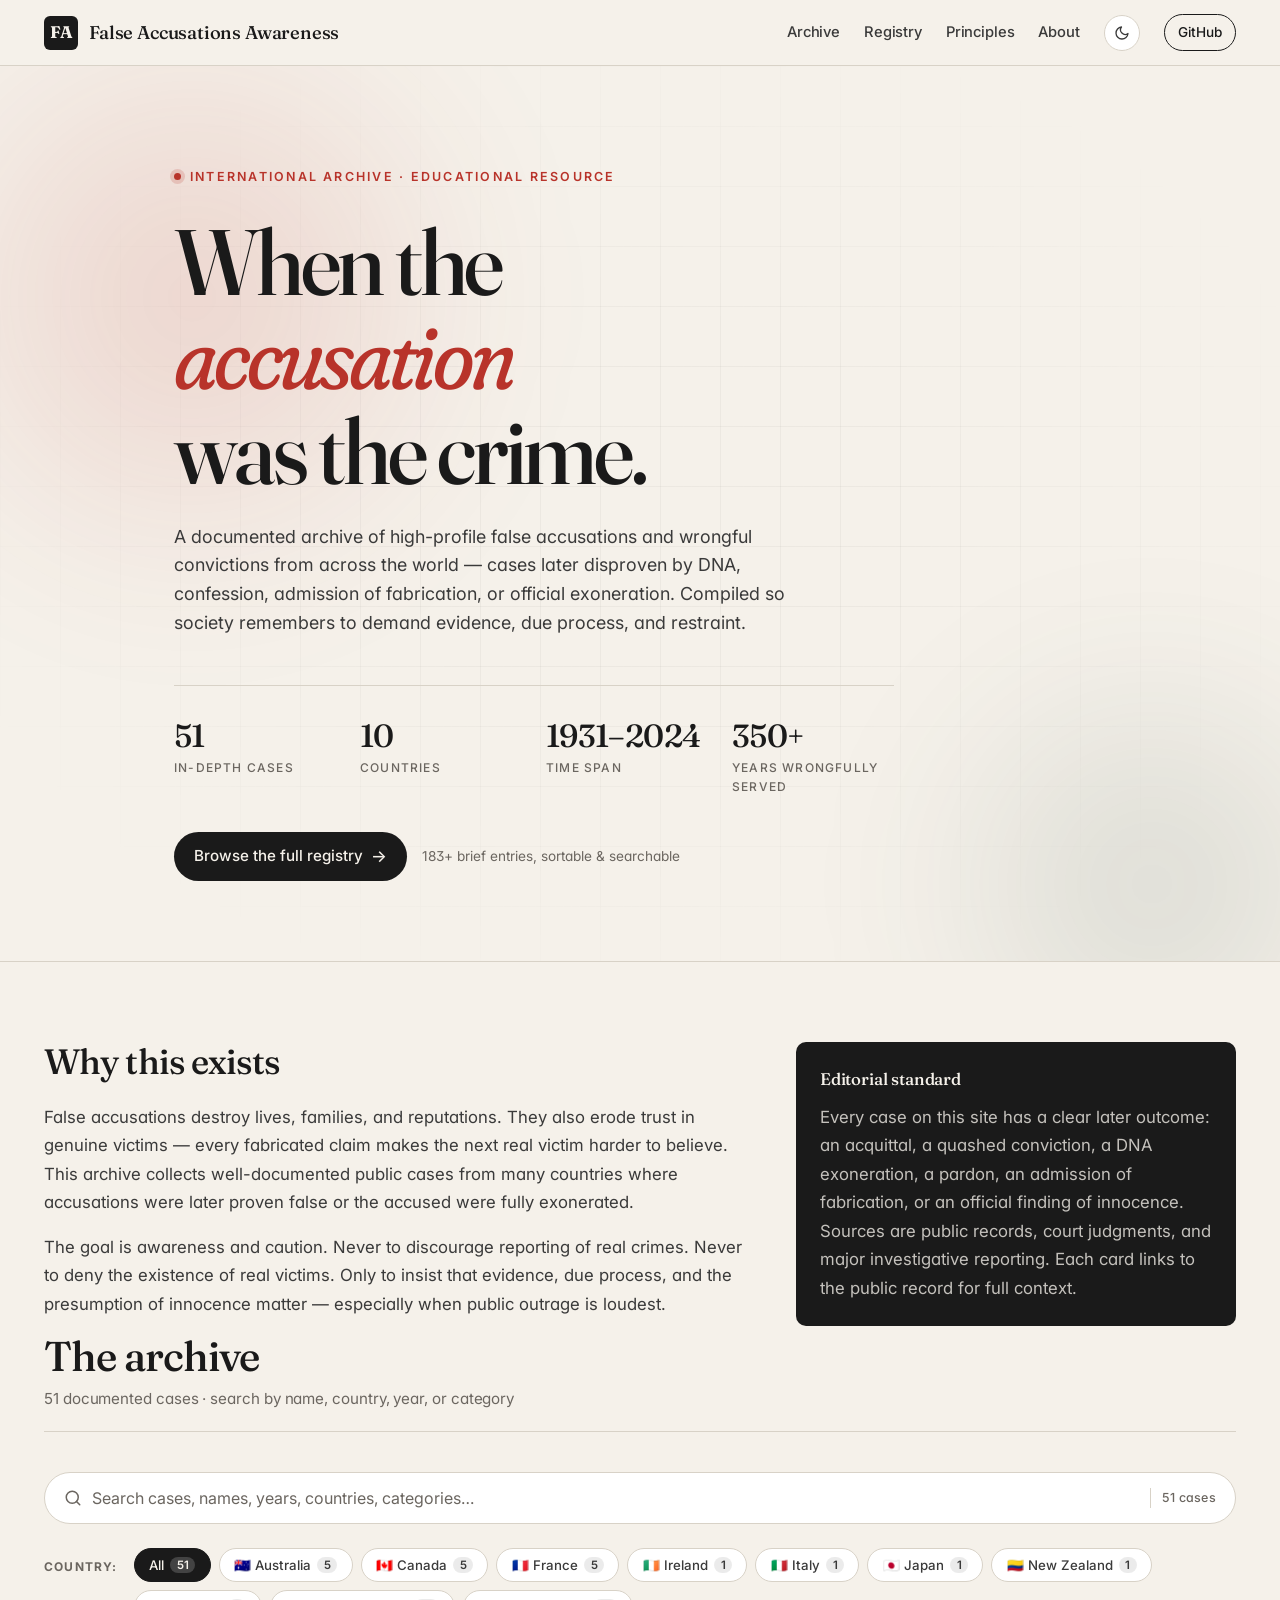
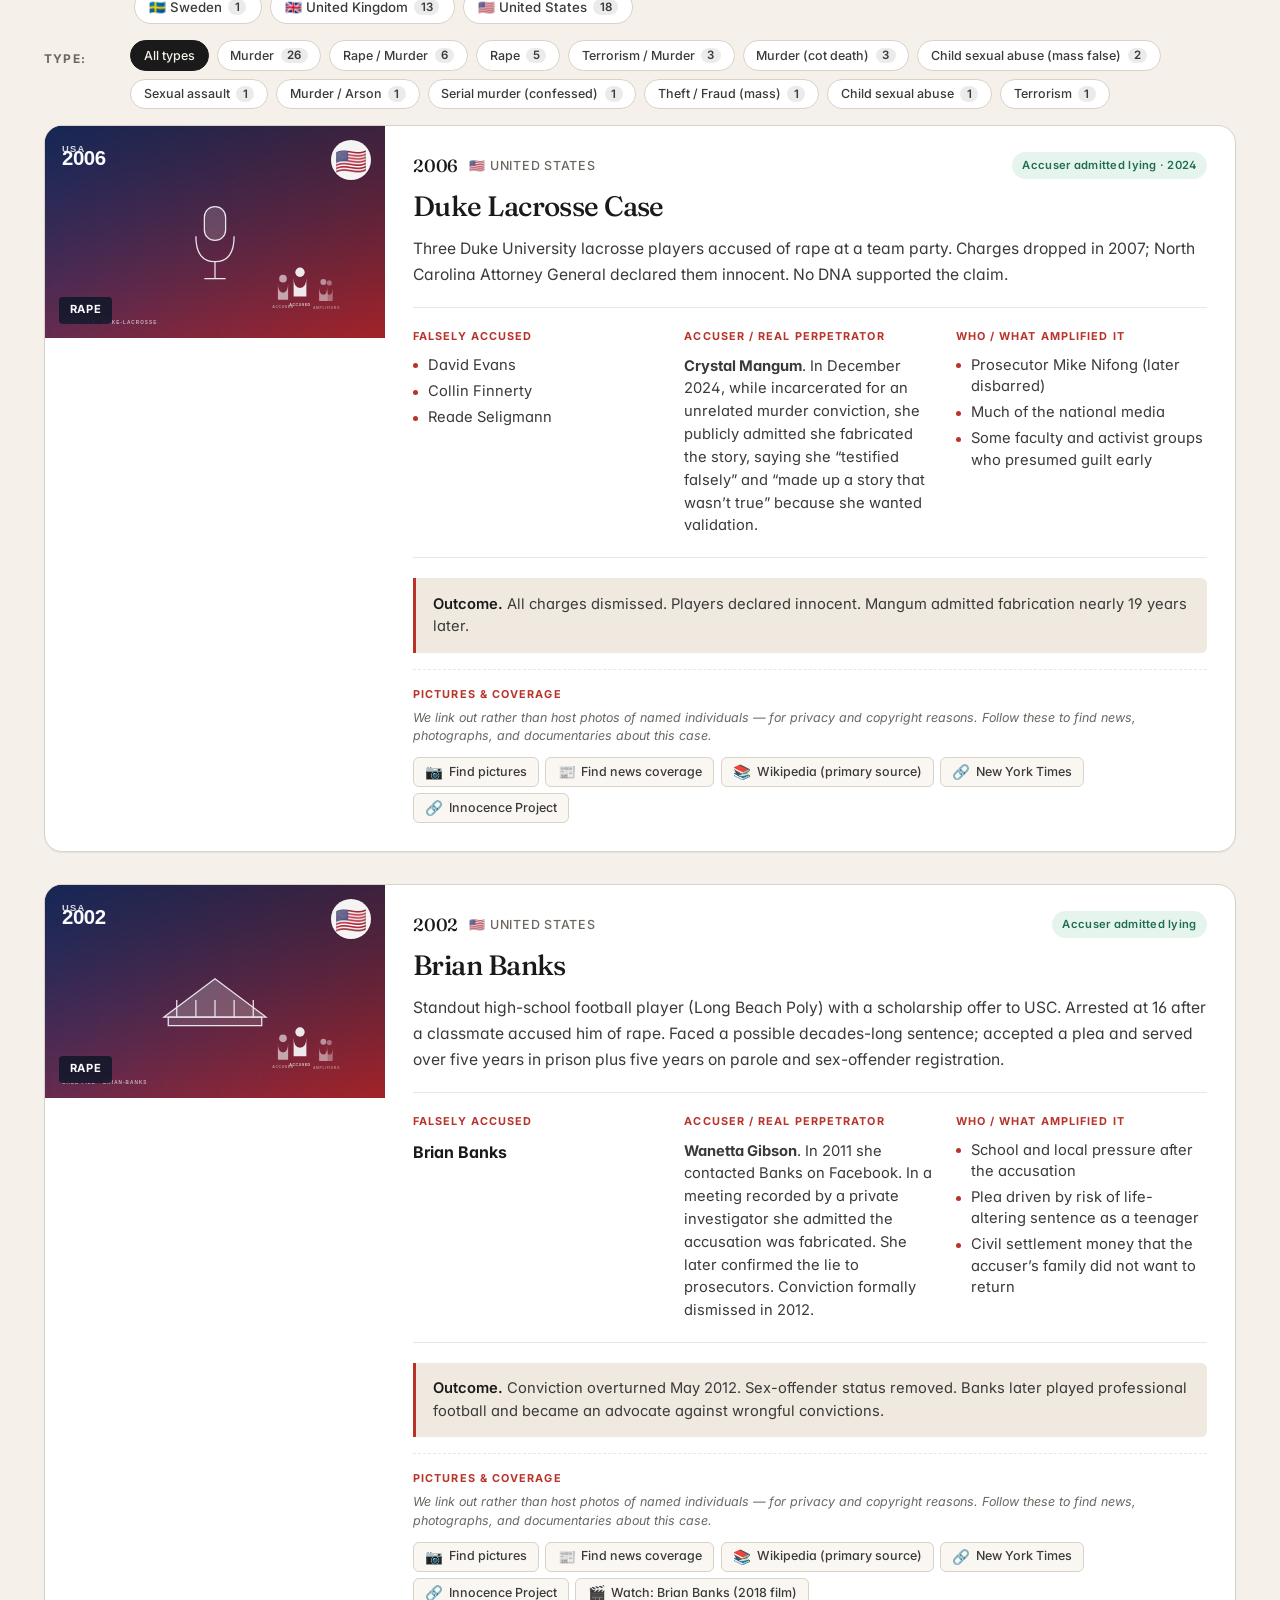
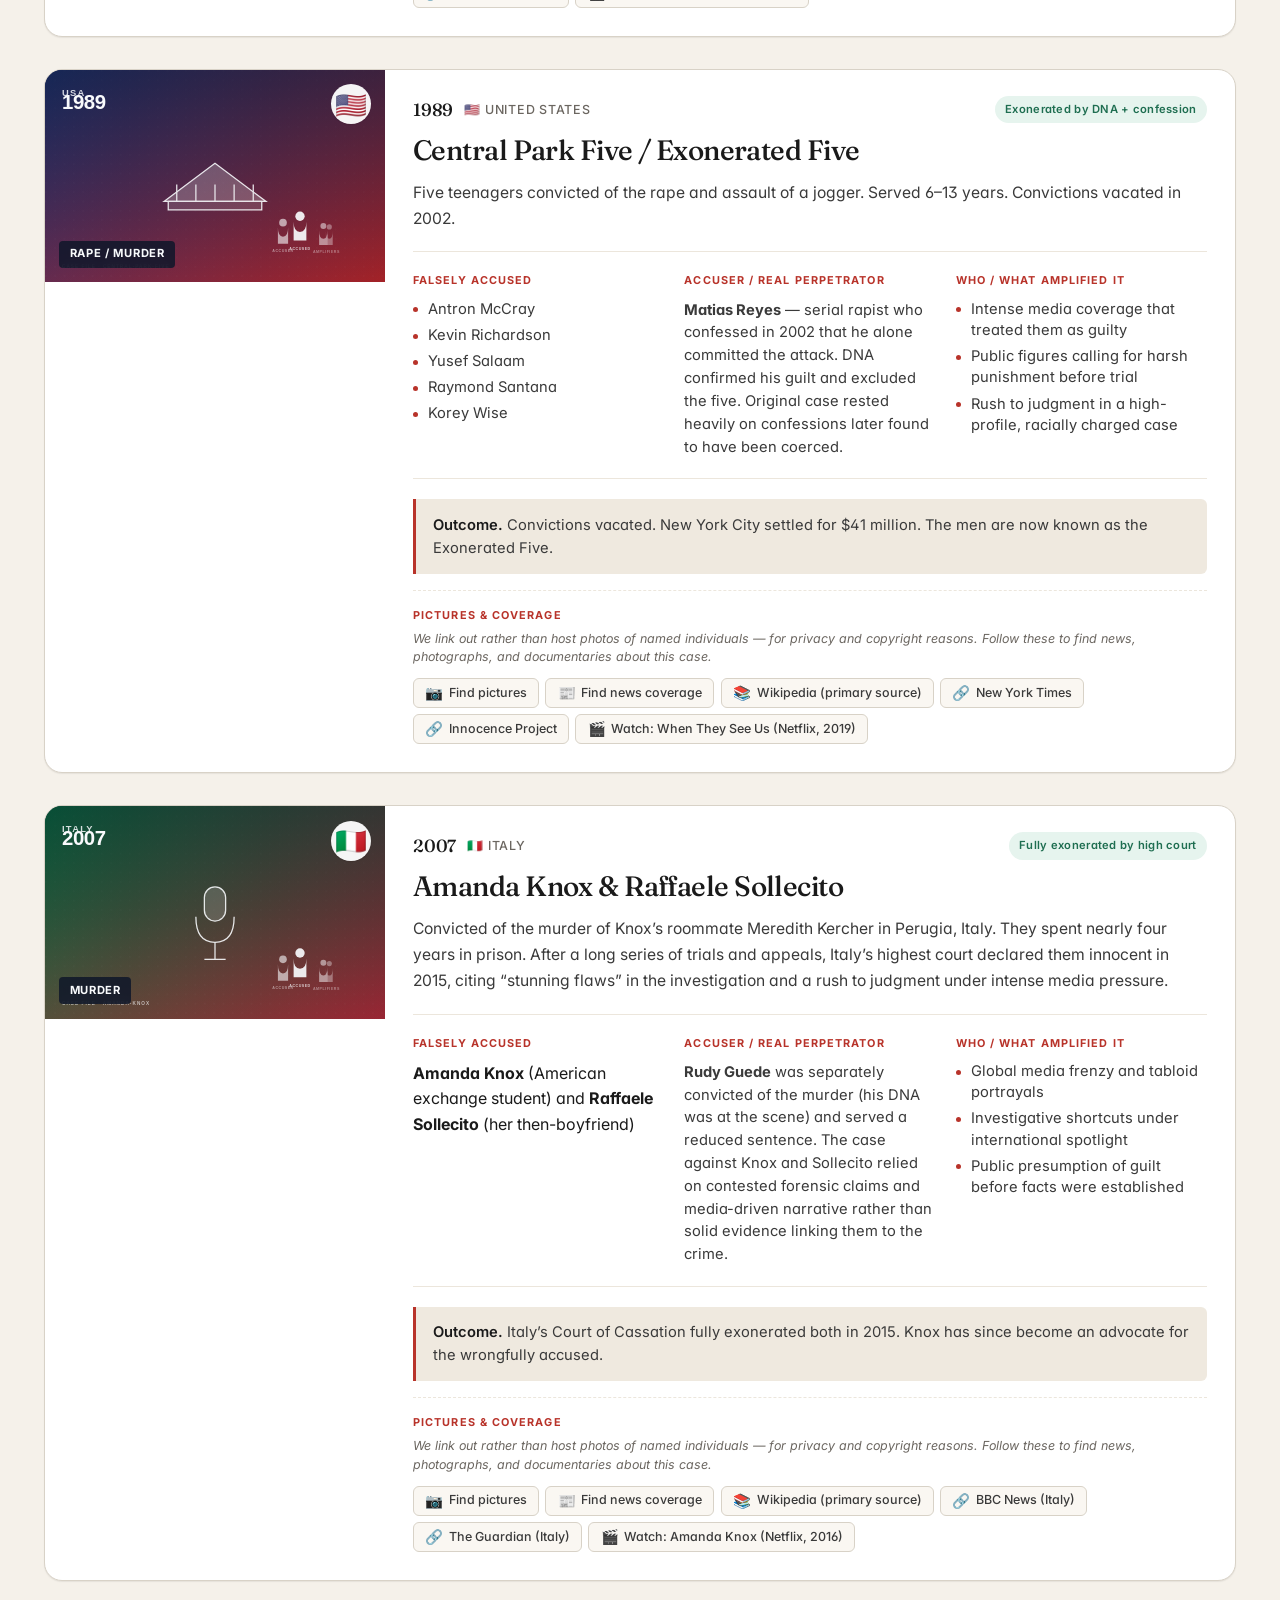
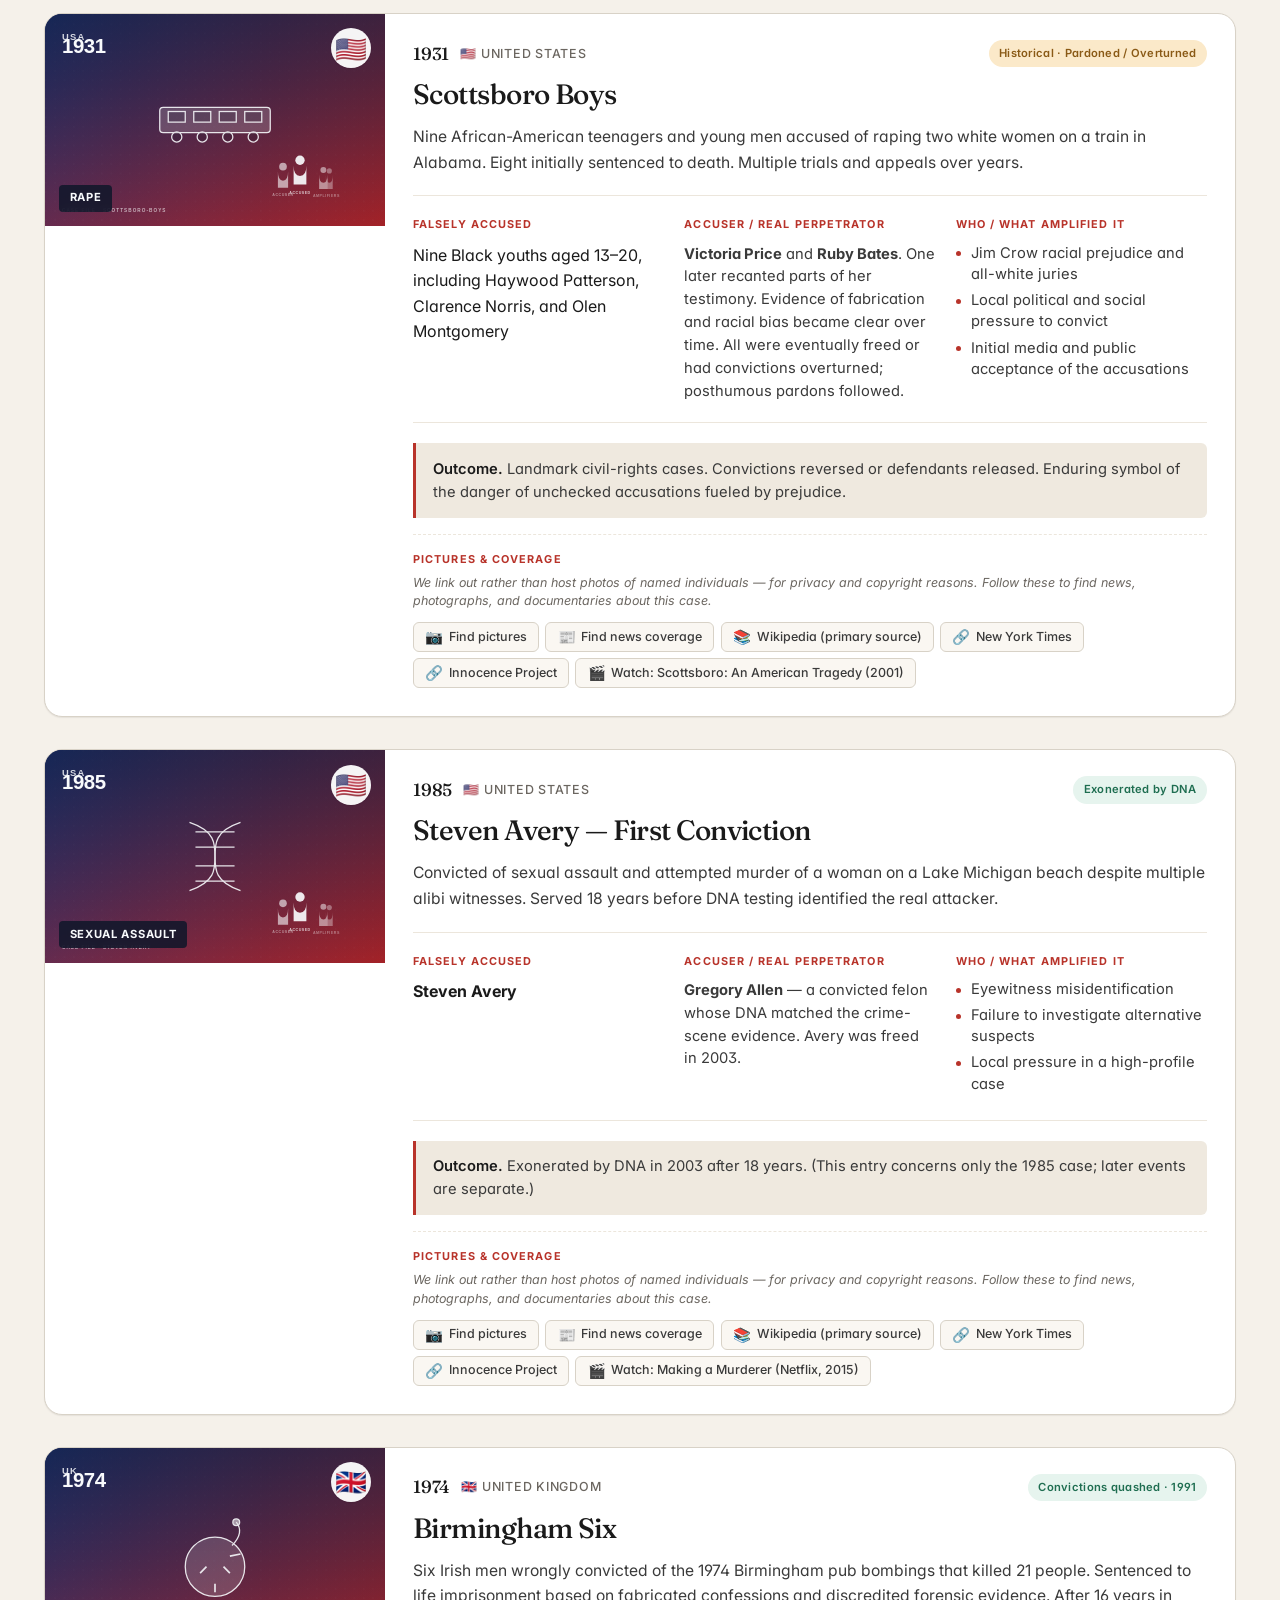
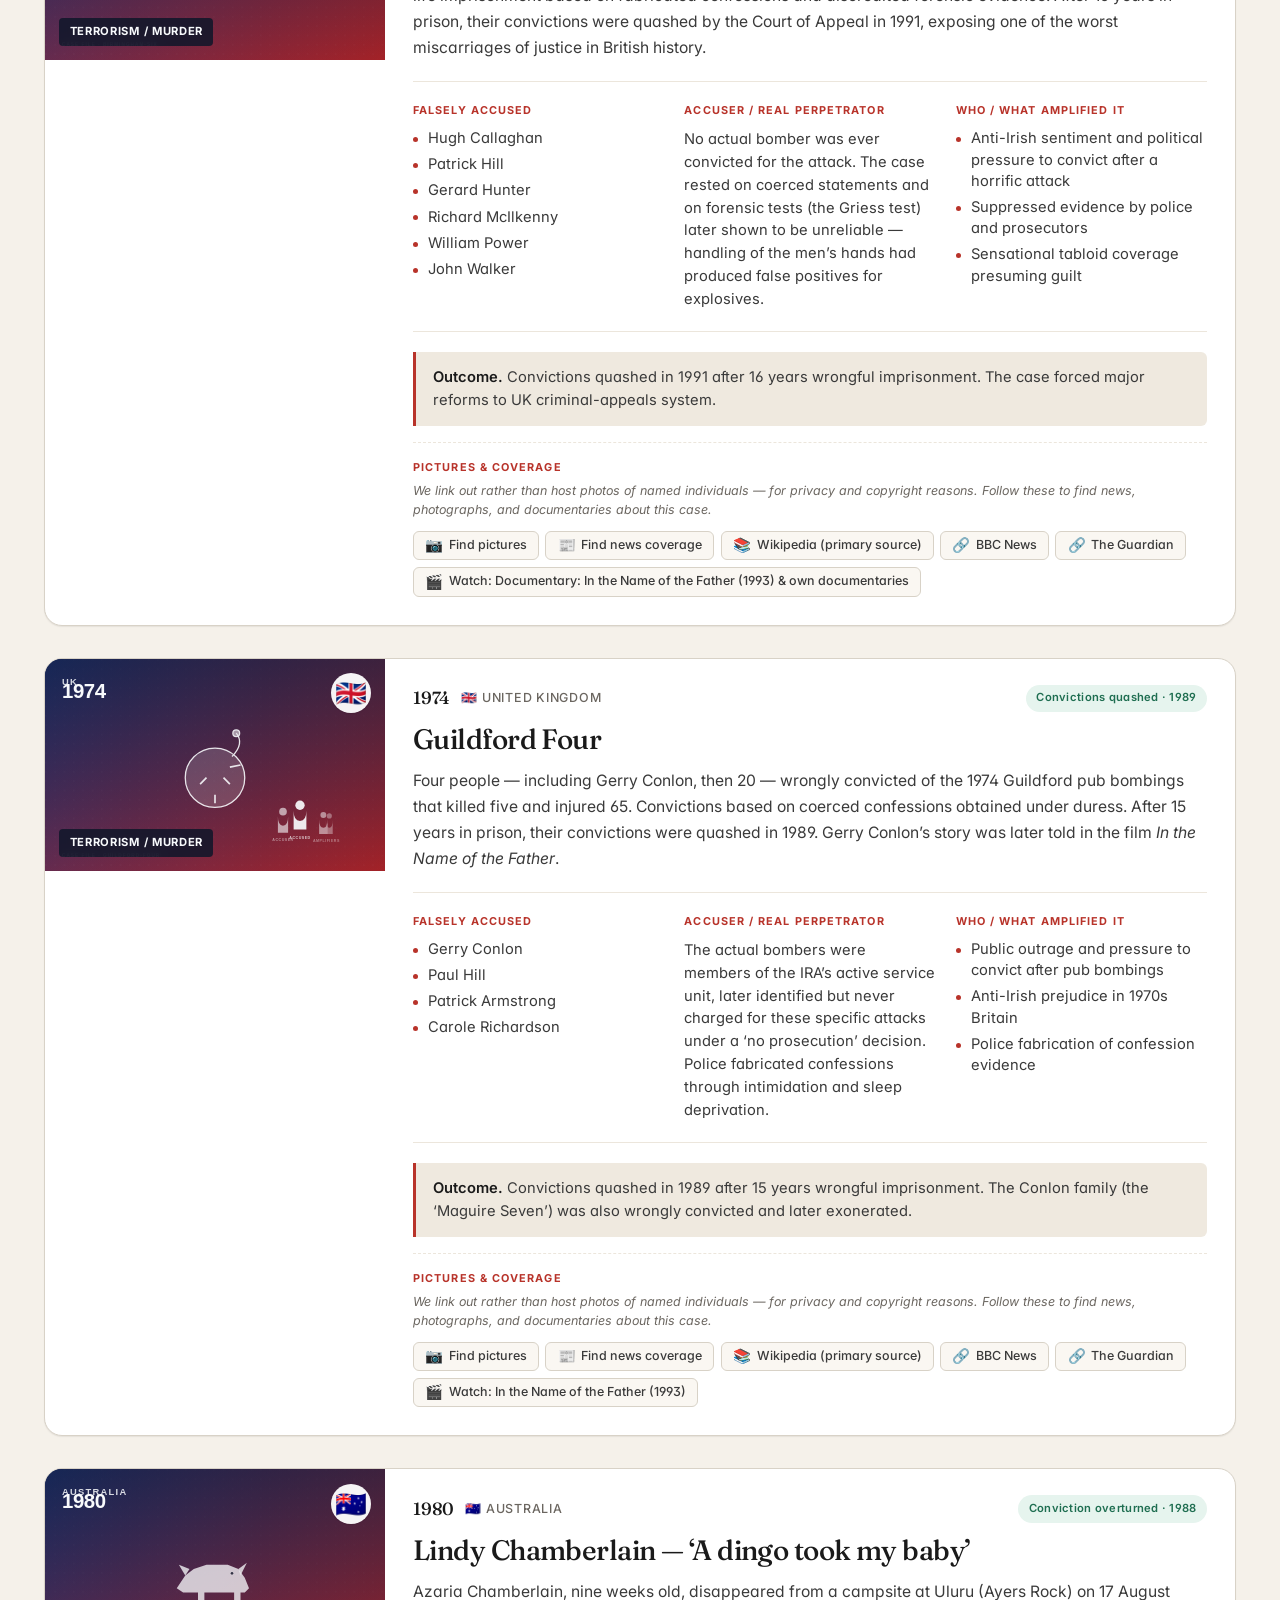
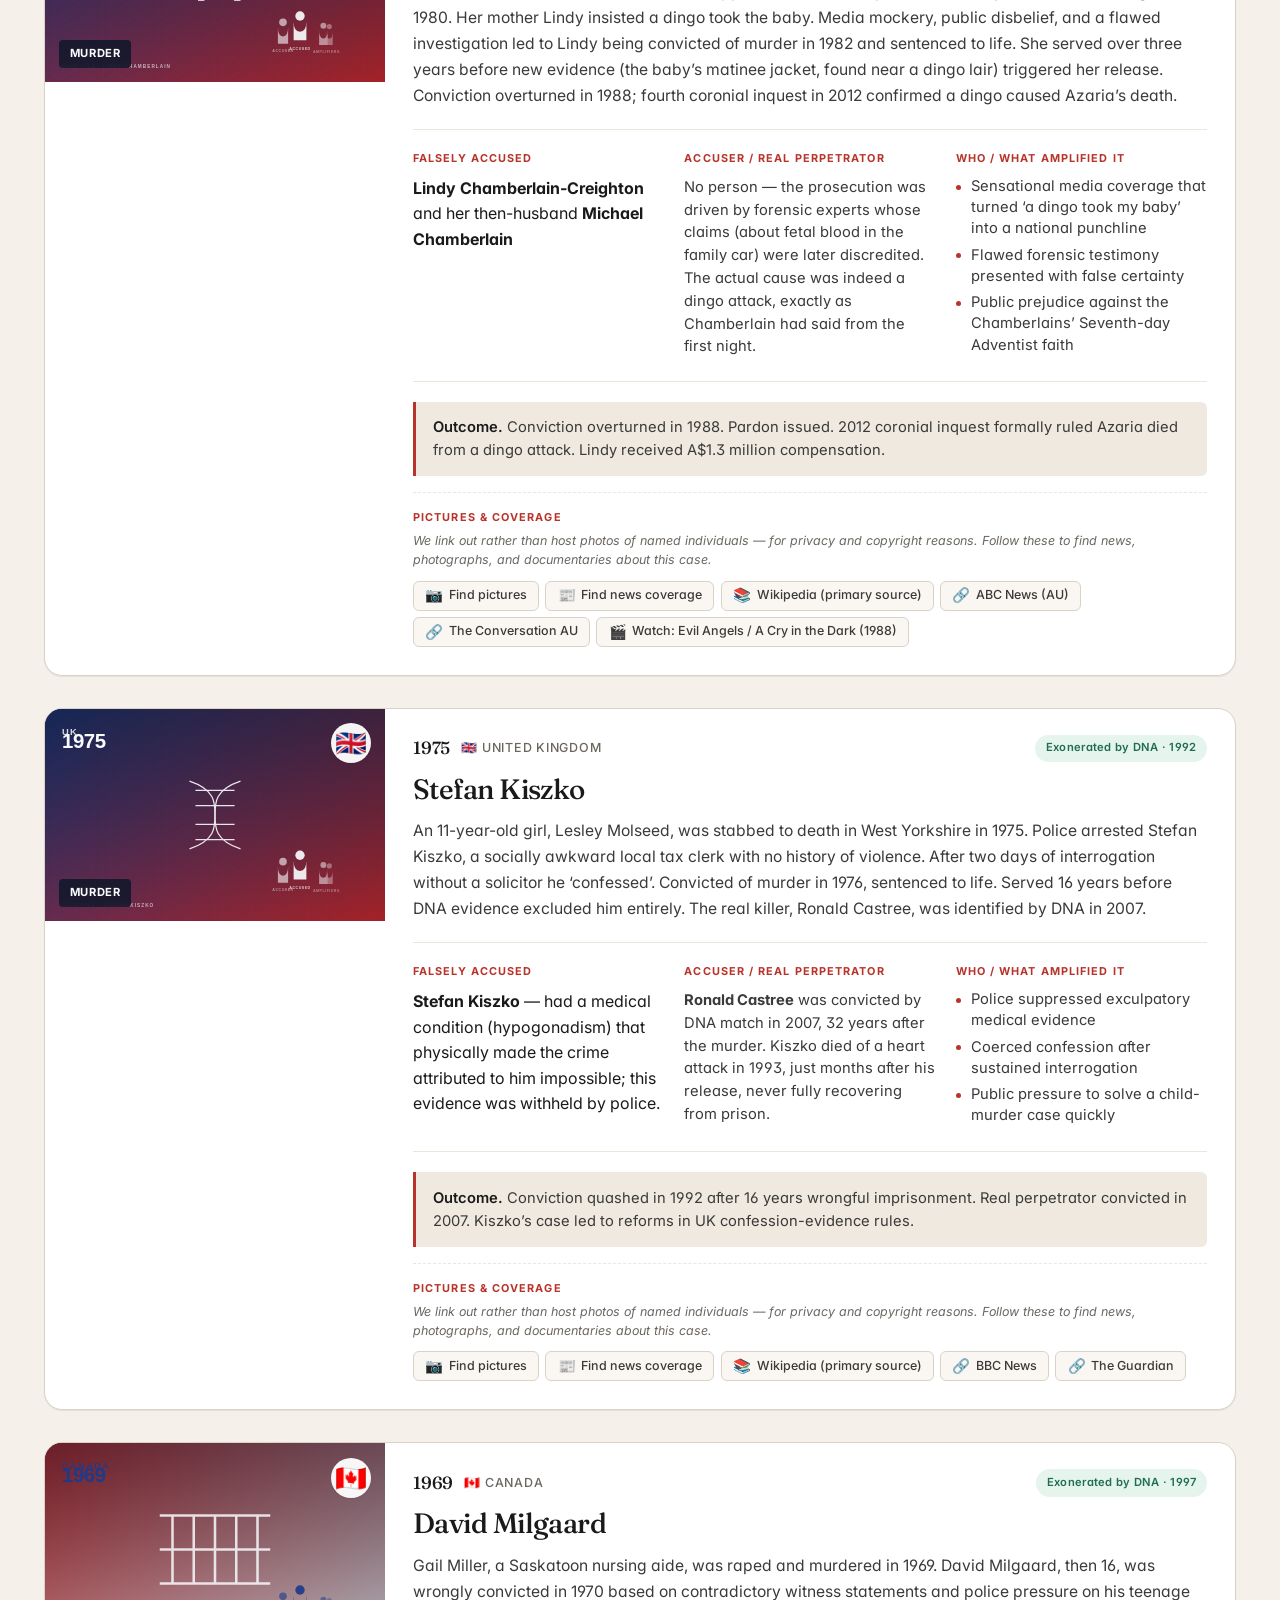
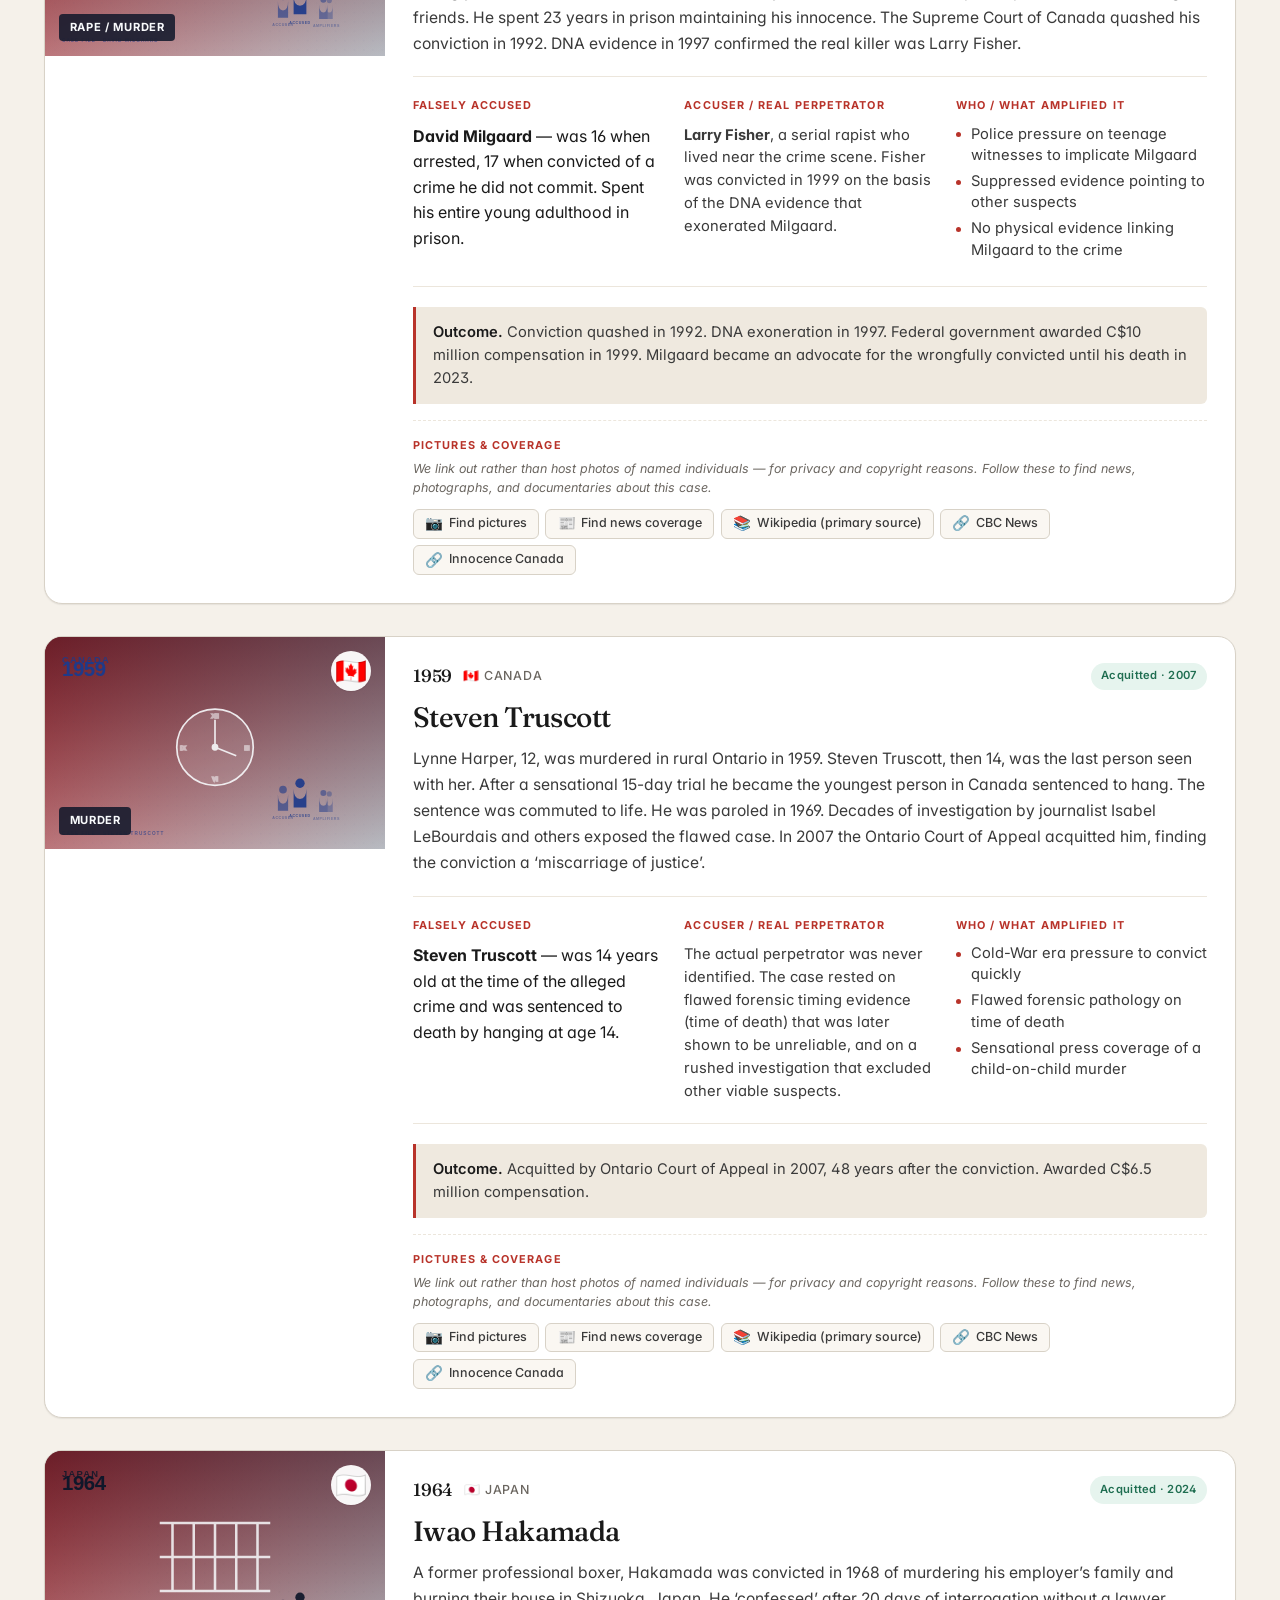
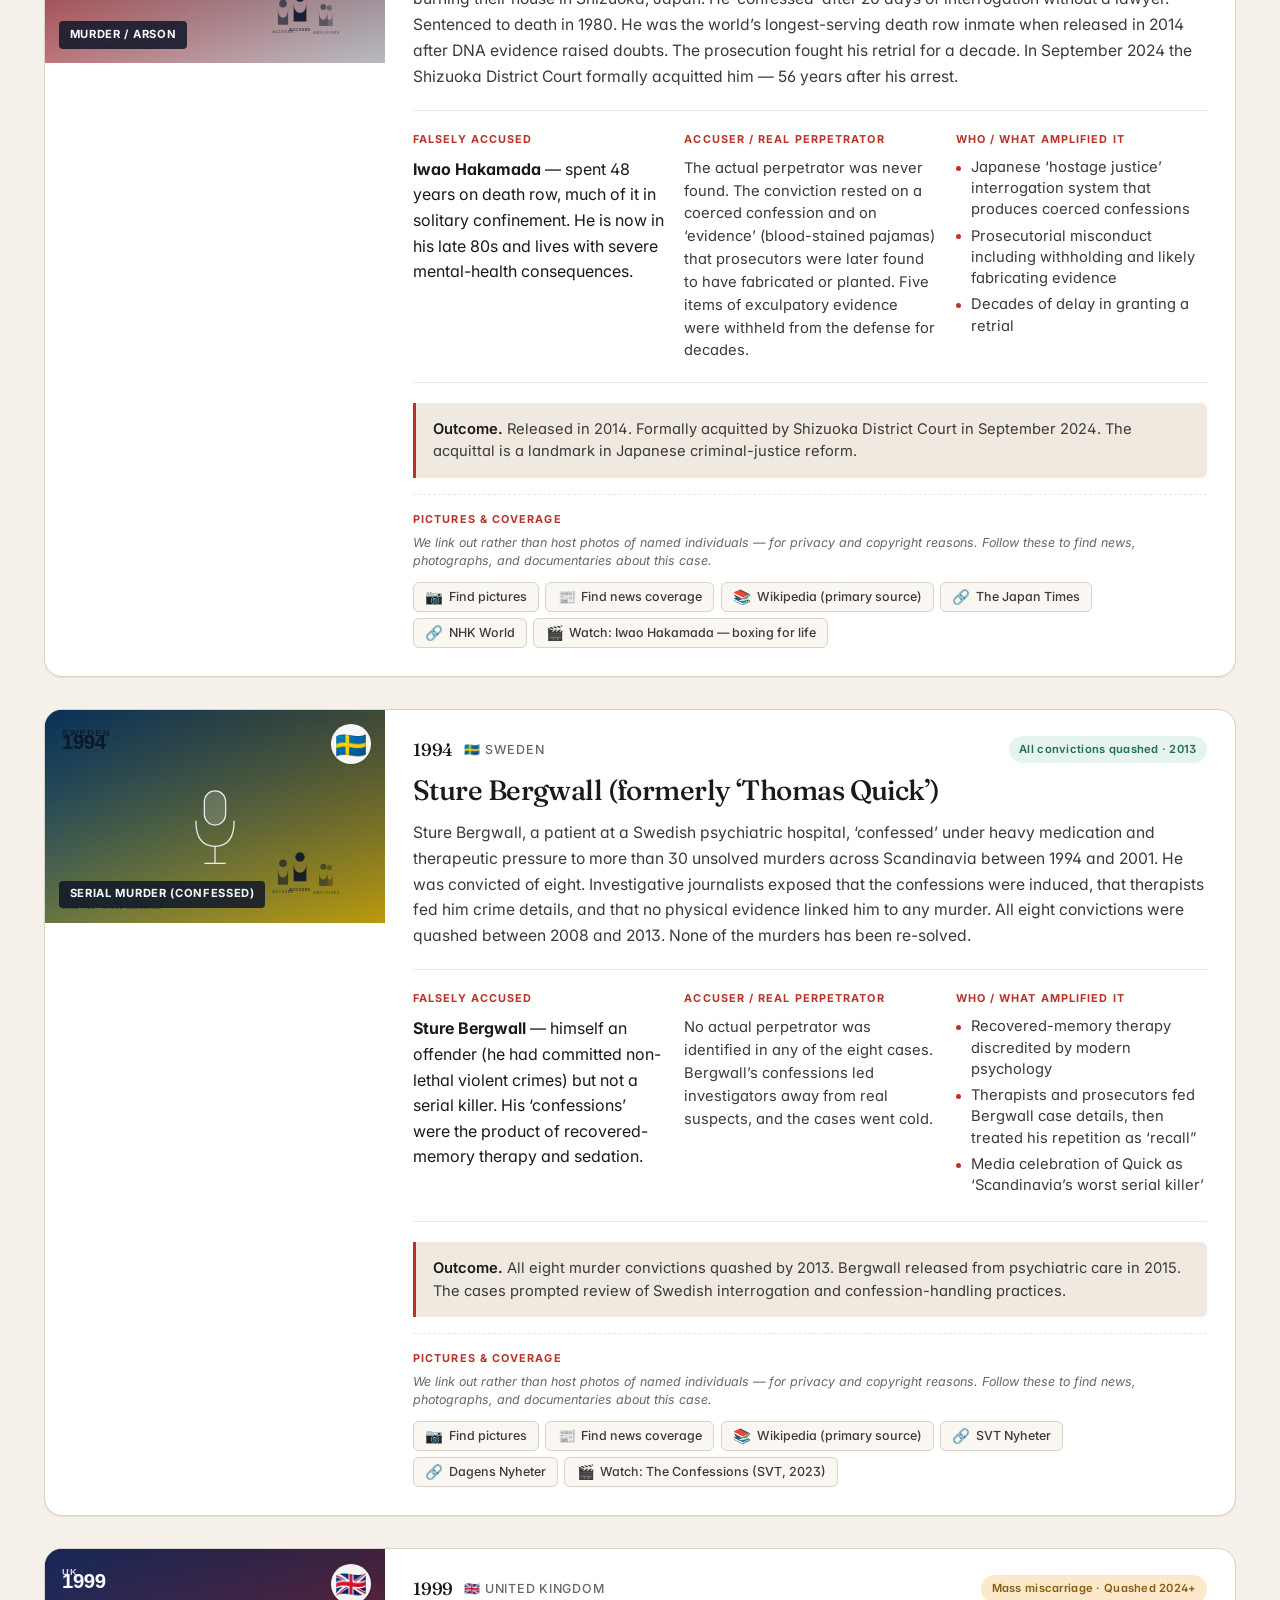
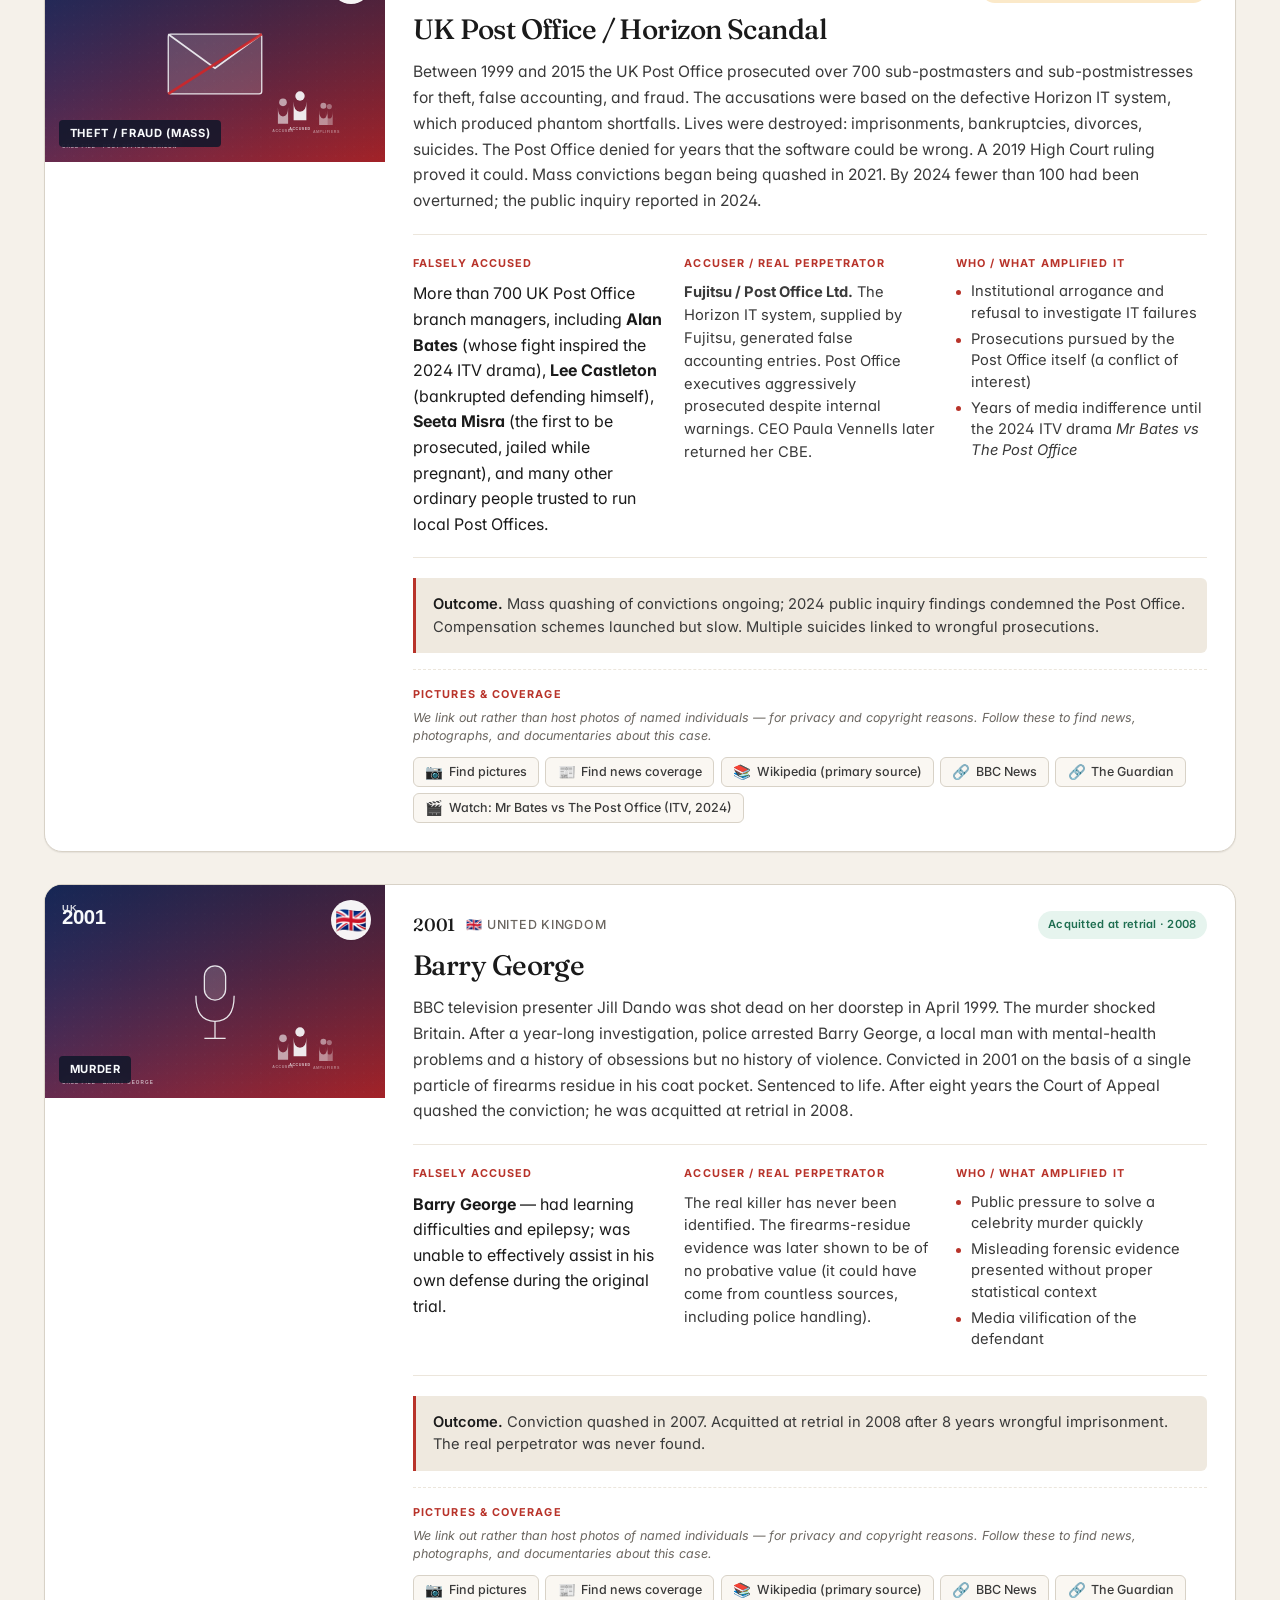
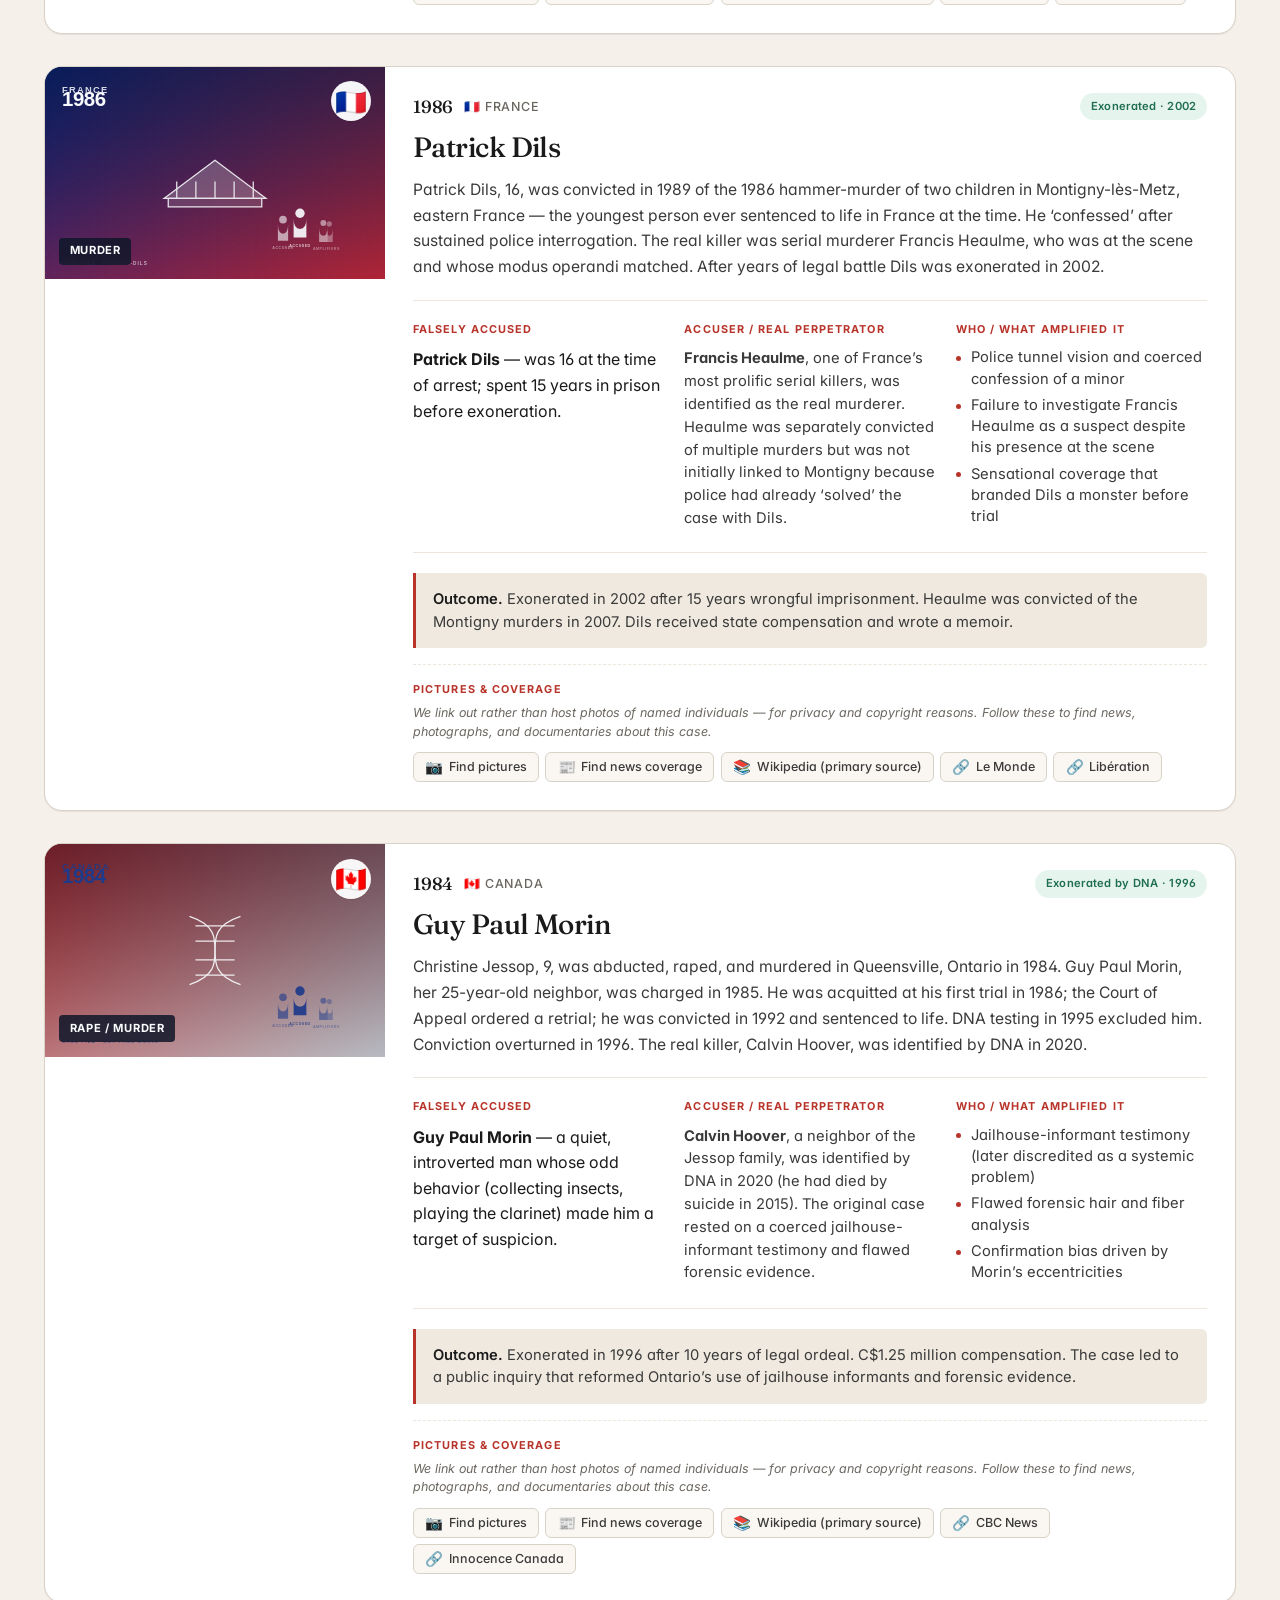
<file: index.html>
<!DOCTYPE html>
<html lang="en" data-theme="light">
<head>
  <meta charset="UTF-8">
  <meta name="viewport" content="width=device-width, initial-scale=1.0">
  <title>False Accusations Awareness &mdash; International Case Archive</title>
  <meta name="description" content="A documented archive of high-profile false-accusation and wrongful-conviction cases from around the world. Educational resource for evidence, due process, and caution.">
  <link rel="stylesheet" href="styles.css">
  <link rel="icon" type="image/svg+xml" href="data:image/svg+xml,<svg xmlns='http://www.w3.org/2000/svg' viewBox='0 0 32 32'><rect width='32' height='32' rx='6' fill='%230f172a'/><text x='16' y='22' font-family='Georgia' font-size='18' fill='%23f8fafc' text-anchor='middle'>F</text></svg>">
  <link rel="preconnect" href="https://fonts.googleapis.com">
  <link rel="preconnect" href="https://fonts.gstatic.com" crossorigin>
  <link href="https://fonts.googleapis.com/css2?family=Fraunces:ital,opsz,wght@0,9..144,400;0,9..144,500;0,9..144,700;1,9..144,400&family=Inter:wght@400;500;600;700;800&display=swap" rel="stylesheet">
  <script>
    // Apply saved theme before paint to prevent flash
    (function() {
      try {
        var t = localStorage.getItem('fa-theme') || 'light';
        document.documentElement.setAttribute('data-theme', t);
      } catch (e) {}
    })();
  </script>
</head>
<body>

  <a class="skip-link" href="#archive">Skip to case archive</a>

  <!-- Top bar -->
  <div class="topbar">
    <div class="container topbar-inner">
      <div class="brand">
        <span class="brand-mark">FA</span>
        <span class="brand-name">False Accusations Awareness</span>
      </div>
      <nav class="topnav">
        <a href="#archive">Archive</a>
        <a href="registry.html">Registry</a>
        <a href="#principles">Principles</a>
        <a href="#about">About</a>
        <button id="theme-toggle" class="theme-toggle" aria-label="Toggle dark mode" title="Toggle dark mode">
          <svg class="icon-sun" width="16" height="16" viewBox="0 0 24 24" fill="none" stroke="currentColor" stroke-width="2" stroke-linecap="round" stroke-linejoin="round"><circle cx="12" cy="12" r="5"/><line x1="12" y1="1" x2="12" y2="3"/><line x1="12" y1="21" x2="12" y2="23"/><line x1="4.22" y1="4.22" x2="5.64" y2="5.64"/><line x1="18.36" y1="18.36" x2="19.78" y2="19.78"/><line x1="1" y1="12" x2="3" y2="12"/><line x1="21" y1="12" x2="23" y2="12"/><line x1="4.22" y1="19.78" x2="5.64" y2="18.36"/><line x1="18.36" y1="5.64" x2="19.78" y2="4.22"/></svg>
          <svg class="icon-moon" width="16" height="16" viewBox="0 0 24 24" fill="none" stroke="currentColor" stroke-width="2" stroke-linecap="round" stroke-linejoin="round"><path d="M21 12.79A9 9 0 1 1 11.21 3 7 7 0 0 0 21 12.79z"/></svg>
        </button>
        <a class="ghost-btn" href="https://github.com/desurfofficial-ship-it/false-accusations-awareness" target="_blank" rel="noopener">GitHub</a>
      </nav>
    </div>
  </div>

  <!-- Hero -->
  <header class="hero">
    <div class="hero-bg" aria-hidden="true">
      <div class="hero-blob hero-blob-a"></div>
      <div class="hero-blob hero-blob-b"></div>
      <div class="hero-grid-lines"></div>
    </div>
    <div class="container hero-inner">
      <p class="eyebrow"><span class="eyebrow-dot"></span> International archive &middot; educational resource</p>
      <h1>When the<br><em>accusation</em><br>was the crime.</h1>
      <p class="tagline">A documented archive of high-profile false accusations and wrongful convictions from across the world &mdash; cases later disproven by DNA, confession, admission of fabrication, or official exoneration. Compiled so society remembers to demand evidence, due process, and restraint.</p>
      <div class="hero-stats">
        <div class="hstat"><span class="num">51</span><span class="label">In-depth cases</span></div>
        <div class="hstat"><span class="num">10</span><span class="label">Countries</span></div>
        <div class="hstat"><span class="num">1931&ndash;2024</span><span class="label">Time span</span></div>
        <div class="hstat"><span class="num">350+</span><span class="label">Years wrongfully served</span></div>
      </div>
      <p style="margin-top:2.25rem;font-size:0.95rem;">
        <a href="registry.html" style="display:inline-flex;align-items:center;gap:0.5rem;padding:0.7rem 1.25rem;background:var(--ink);color:var(--bg);border-radius:999px;text-decoration:none;font-weight:500;transition:background 0.15s;">
          Browse the full registry
          <span style="font-size:1.1em;">&rarr;</span>
        </a>
        <span style="display:inline-block;margin-left:0.7rem;color:var(--muted);font-size:0.85rem;">183+ brief entries, sortable &amp; searchable</span>
      </p>
    </div>
  </header>

  <main>

    <!-- Intro -->
    <section class="intro container">
      <div class="intro-grid">
        <div>
          <h2>Why this exists</h2>
          <p>False accusations destroy lives, families, and reputations. They also erode trust in genuine victims &mdash; every fabricated claim makes the next real victim harder to believe. This archive collects well-documented public cases from many countries where accusations were later proven false or the accused were fully exonerated.</p>
          <p>The goal is awareness and caution. Never to discourage reporting of real crimes. Never to deny the existence of real victims. Only to insist that evidence, due process, and the presumption of innocence matter &mdash; especially when public outrage is loudest.</p>
        </div>
        <aside class="disclaimer">
          <strong>Editorial standard</strong>
          <p>Every case on this site has a clear later outcome: an acquittal, a quashed conviction, a DNA exoneration, a pardon, an admission of fabrication, or an official finding of innocence. Sources are public records, court judgments, and major investigative reporting. Each card links to the public record for full context.</p>
        </aside>
      </div>
    </section>

    <!-- Search + filter controls -->
    <section class="controls container" id="archive">
      <div class="section-head">
        <h2>The archive</h2>
        <p class="section-sub">51 documented cases &middot; search by name, country, year, or category</p>
      </div>

      <div class="search-wrap">
        <svg class="search-icon" width="18" height="18" viewBox="0 0 24 24" fill="none" stroke="currentColor" stroke-width="2" stroke-linecap="round" stroke-linejoin="round"><circle cx="11" cy="11" r="8"/><line x1="21" y1="21" x2="16.65" y2="16.65"/></svg>
        <input type="search" id="search-input" placeholder="Search cases, names, years, countries, categories&hellip;" autocomplete="off" aria-label="Search the case archive">
        <button id="search-clear" class="search-clear" aria-label="Clear search">&times;</button>
        <span id="result-count" class="result-count">51 cases</span>
      </div>

      <div class="filter-row">
        <span class="filter-label">Country:</span>
        <div class="chips">
          <button class="chip is-active" data-filter="all">All <span class="count">51</span></button>
        <button class="chip" data-filter="AU">&#127462;&#127482; Australia <span class="count">5</span></button>
        <button class="chip" data-filter="CA">&#127464;&#127462; Canada <span class="count">5</span></button>
        <button class="chip" data-filter="FR">&#127467;&#127479; France <span class="count">5</span></button>
        <button class="chip" data-filter="IE">&#127470;&#127466; Ireland <span class="count">1</span></button>
        <button class="chip" data-filter="IT">&#127470;&#127481; Italy <span class="count">1</span></button>
        <button class="chip" data-filter="JP">&#127471;&#127477; Japan <span class="count">1</span></button>
        <button class="chip" data-filter="NZ">&#127464;&#127476; New Zealand <span class="count">1</span></button>
        <button class="chip" data-filter="SE">&#127480;&#127466; Sweden <span class="count">1</span></button>
        <button class="chip" data-filter="UK">&#127468;&#127463; United Kingdom <span class="count">13</span></button>
        <button class="chip" data-filter="US">&#127482;&#127480; United States <span class="count">18</span></button>
        </div>
      </div>

      <div class="filter-row">
        <span class="filter-label">Type:</span>
        <div class="chips">
          <button class="chip cat-chip is-active" data-cat="all">All types</button>
        <button class="chip cat-chip" data-cat="Murder">Murder <span class="count">26</span></button>
        <button class="chip cat-chip" data-cat="Rape / Murder">Rape / Murder <span class="count">6</span></button>
        <button class="chip cat-chip" data-cat="Rape">Rape <span class="count">5</span></button>
        <button class="chip cat-chip" data-cat="Terrorism / Murder">Terrorism / Murder <span class="count">3</span></button>
        <button class="chip cat-chip" data-cat="Murder (cot death)">Murder (cot death) <span class="count">3</span></button>
        <button class="chip cat-chip" data-cat="Child sexual abuse (mass false)">Child sexual abuse (mass false) <span class="count">2</span></button>
        <button class="chip cat-chip" data-cat="Sexual assault">Sexual assault <span class="count">1</span></button>
        <button class="chip cat-chip" data-cat="Murder / Arson">Murder / Arson <span class="count">1</span></button>
        <button class="chip cat-chip" data-cat="Serial murder (confessed)">Serial murder (confessed) <span class="count">1</span></button>
        <button class="chip cat-chip" data-cat="Theft / Fraud (mass)">Theft / Fraud (mass) <span class="count">1</span></button>
        <button class="chip cat-chip" data-cat="Child sexual abuse">Child sexual abuse <span class="count">1</span></button>
        <button class="chip cat-chip" data-cat="Terrorism">Terrorism <span class="count">1</span></button>
        </div>
      </div>
    </section>

    <!-- Case archive -->
    <section class="cases container">
      <div class="case-list" id="case-list">
              <article class="case-card" data-country="US" data-year="2006" data-category="Rape" data-search="duke lacrosse case united states 2006 rape three duke university lacrosse players accused of rape at a team party. charges dropped in 2007; north carolina attorney general declared them innocent. no dna supported the claim. david evans collin finnerty reade seligmann crystal mangum. in december 2024, while incarcerated for an unrelated murder conviction, she publicly admitted she fabricated the story, saying she &amp;ldquo;testified falsely&amp;rdquo; and &amp;ldquo;made up a story that wasn&amp;rsquo;t true&amp;rdquo; because she wanted validation." id="duke-lacrosse">
        <div class="case-media">
          <img src="assets/img/duke-lacrosse.svg" alt="Case illustration: Duke Lacrosse Case" loading="lazy">
          <div class="case-flag">&#127482;&#127480;</div>
          <div class="case-cat">Rape</div>
        </div>
        <div class="case-body">
          <div class="case-meta">
            <span class="year">2006</span>
            <span class="country">&#127482;&#127480; United States</span>
            <span class="badge success">Accuser admitted lying · 2024</span>
          </div>
          <h3>Duke Lacrosse Case</h3>
          <p class="case-blurb">Three Duke University lacrosse players accused of rape at a team party. Charges dropped in 2007; North Carolina Attorney General declared them innocent. No DNA supported the claim.</p>
          <div class="case-grid">
            <div class="col">
              <h4>Falsely accused</h4>
              <ul><li>David Evans</li><li>Collin Finnerty</li><li>Reade Seligmann</li></ul>
            </div>
            <div class="col">
              <h4>Accuser / Real perpetrator</h4>
              <p><strong>Crystal Mangum</strong>. In December 2024, while incarcerated for an unrelated murder conviction, she publicly admitted she fabricated the story, saying she &ldquo;testified falsely&rdquo; and &ldquo;made up a story that wasn&rsquo;t true&rdquo; because she wanted validation.</p>
            </div>
            <div class="col">
              <h4>Who / what amplified it</h4>
              <ul><li>Prosecutor Mike Nifong (later disbarred)</li><li>Much of the national media</li><li>Some faculty and activist groups who presumed guilt early</li></ul>
            </div>
          </div>
          <div class="outcome"><strong>Outcome.</strong> All charges dismissed. Players declared innocent. Mangum admitted fabrication nearly 19 years later.</div>
          <div class="coverage">
            <div class="coverage-head">
              <h4>Pictures &amp; coverage</h4>
              <span class="coverage-note">We link out rather than host photos of named individuals &mdash; for privacy and copyright reasons. Follow these to find news, photographs, and documentaries about this case.</span>
            </div>
            <div class="coverage-links">
          <a class="cov-btn cov-pics" href="https://www.google.com/search?q=Duke%20Lacrosse%20Case%202006%20case&tbm=isch&hl=en&safe=active" target="_blank" rel="noopener"><span class="cov-icon">&#128247;</span><span class="cov-label">Find pictures</span></a>
          <a class="cov-btn cov-news" href="https://news.google.com/search?q=Duke%20Lacrosse%20Case%202006%20wrongful%20conviction&hl=en" target="_blank" rel="noopener"><span class="cov-icon">&#128240;</span><span class="cov-label">Find news coverage</span></a>
          <a class="cov-btn cov-wiki" href="https://en.wikipedia.org/wiki/Duke_lacrosse_case" target="_blank" rel="noopener"><span class="cov-icon">&#128218;</span><span class="cov-label">Wikipedia (primary source)</span></a>
          <a class="cov-btn cov-outlet" href="https://www.google.com/search?q=Duke%20Lacrosse%20Case%202006%20site%3Anytimes.com" target="_blank" rel="noopener"><span class="cov-icon">&#128279;</span><span class="cov-label">New York Times</span></a>
          <a class="cov-btn cov-outlet" href="https://www.google.com/search?q=Duke%20Lacrosse%20Case%202006%20site%3Ainnocenceproject.org" target="_blank" rel="noopener"><span class="cov-icon">&#128279;</span><span class="cov-label">Innocence Project</span></a>
            </div>
          </div>
        </div>
      </article>

      <article class="case-card" data-country="US" data-year="2002" data-category="Rape" data-search="brian banks united states 2002 rape standout high-school football player (long beach poly) with a scholarship offer to usc. arrested at 16 after a classmate accused him of rape. faced a possible decades-long sentence; accepted a plea and served over five years in prison plus five years on parole and sex-offender registration. brian banks wanetta gibson. in 2011 she contacted banks on facebook. in a meeting recorded by a private investigator she admitted the accusation was fabricated. she later confirmed the lie to prosecutors. conviction formally dismissed in 2012." id="brian-banks">
        <div class="case-media">
          <img src="assets/img/brian-banks.svg" alt="Case illustration: Brian Banks" loading="lazy">
          <div class="case-flag">&#127482;&#127480;</div>
          <div class="case-cat">Rape</div>
        </div>
        <div class="case-body">
          <div class="case-meta">
            <span class="year">2002</span>
            <span class="country">&#127482;&#127480; United States</span>
            <span class="badge success">Accuser admitted lying</span>
          </div>
          <h3>Brian Banks</h3>
          <p class="case-blurb">Standout high-school football player (Long Beach Poly) with a scholarship offer to USC. Arrested at 16 after a classmate accused him of rape. Faced a possible decades-long sentence; accepted a plea and served over five years in prison plus five years on parole and sex-offender registration.</p>
          <div class="case-grid">
            <div class="col">
              <h4>Falsely accused</h4>
              <ul><strong>Brian Banks</strong></ul>
            </div>
            <div class="col">
              <h4>Accuser / Real perpetrator</h4>
              <p><strong>Wanetta Gibson</strong>. In 2011 she contacted Banks on Facebook. In a meeting recorded by a private investigator she admitted the accusation was fabricated. She later confirmed the lie to prosecutors. Conviction formally dismissed in 2012.</p>
            </div>
            <div class="col">
              <h4>Who / what amplified it</h4>
              <ul><li>School and local pressure after the accusation</li><li>Plea driven by risk of life-altering sentence as a teenager</li><li>Civil settlement money that the accuser&rsquo;s family did not want to return</li></ul>
            </div>
          </div>
          <div class="outcome"><strong>Outcome.</strong> Conviction overturned May 2012. Sex-offender status removed. Banks later played professional football and became an advocate against wrongful convictions.</div>
          <div class="coverage">
            <div class="coverage-head">
              <h4>Pictures &amp; coverage</h4>
              <span class="coverage-note">We link out rather than host photos of named individuals &mdash; for privacy and copyright reasons. Follow these to find news, photographs, and documentaries about this case.</span>
            </div>
            <div class="coverage-links">
          <a class="cov-btn cov-pics" href="https://www.google.com/search?q=Brian%20Banks%202002%20case&tbm=isch&hl=en&safe=active" target="_blank" rel="noopener"><span class="cov-icon">&#128247;</span><span class="cov-label">Find pictures</span></a>
          <a class="cov-btn cov-news" href="https://news.google.com/search?q=Brian%20Banks%202002%20wrongful%20conviction&hl=en" target="_blank" rel="noopener"><span class="cov-icon">&#128240;</span><span class="cov-label">Find news coverage</span></a>
          <a class="cov-btn cov-wiki" href="https://en.wikipedia.org/wiki/Brian_Banks_(American_football)" target="_blank" rel="noopener"><span class="cov-icon">&#128218;</span><span class="cov-label">Wikipedia (primary source)</span></a>
          <a class="cov-btn cov-outlet" href="https://www.google.com/search?q=Brian%20Banks%202002%20site%3Anytimes.com" target="_blank" rel="noopener"><span class="cov-icon">&#128279;</span><span class="cov-label">New York Times</span></a>
          <a class="cov-btn cov-outlet" href="https://www.google.com/search?q=Brian%20Banks%202002%20site%3Ainnocenceproject.org" target="_blank" rel="noopener"><span class="cov-icon">&#128279;</span><span class="cov-label">Innocence Project</span></a>
          <a class="cov-btn cov-doc" href="https://www.google.com/search?q=Brian%20Banks%202018%20film" target="_blank" rel="noopener"><span class="cov-icon">&#127916;</span><span class="cov-label">Watch: Brian Banks (2018 film)</span></a>
            </div>
          </div>
        </div>
      </article>

      <article class="case-card" data-country="US" data-year="1989" data-category="Rape / Murder" data-search="central park five / exonerated five united states 1989 rape / murder five teenagers convicted of the rape and assault of a jogger. served 6&amp;ndash;13 years. convictions vacated in 2002. antron mccray kevin richardson yusef salaam raymond santana korey wise matias reyes &amp;mdash; serial rapist who confessed in 2002 that he alone committed the attack. dna confirmed his guilt and excluded the five. original case rested heavily on confessions later found to have been coerced." id="central-park-five">
        <div class="case-media">
          <img src="assets/img/central-park-five.svg" alt="Case illustration: Central Park Five / Exonerated Five" loading="lazy">
          <div class="case-flag">&#127482;&#127480;</div>
          <div class="case-cat">Rape / Murder</div>
        </div>
        <div class="case-body">
          <div class="case-meta">
            <span class="year">1989</span>
            <span class="country">&#127482;&#127480; United States</span>
            <span class="badge success">Exonerated by DNA + confession</span>
          </div>
          <h3>Central Park Five / Exonerated Five</h3>
          <p class="case-blurb">Five teenagers convicted of the rape and assault of a jogger. Served 6&ndash;13 years. Convictions vacated in 2002.</p>
          <div class="case-grid">
            <div class="col">
              <h4>Falsely accused</h4>
              <ul><li>Antron McCray</li><li>Kevin Richardson</li><li>Yusef Salaam</li><li>Raymond Santana</li><li>Korey Wise</li></ul>
            </div>
            <div class="col">
              <h4>Accuser / Real perpetrator</h4>
              <p><strong>Matias Reyes</strong> &mdash; serial rapist who confessed in 2002 that he alone committed the attack. DNA confirmed his guilt and excluded the five. Original case rested heavily on confessions later found to have been coerced.</p>
            </div>
            <div class="col">
              <h4>Who / what amplified it</h4>
              <ul><li>Intense media coverage that treated them as guilty</li><li>Public figures calling for harsh punishment before trial</li><li>Rush to judgment in a high-profile, racially charged case</li></ul>
            </div>
          </div>
          <div class="outcome"><strong>Outcome.</strong> Convictions vacated. New York City settled for $41 million. The men are now known as the Exonerated Five.</div>
          <div class="coverage">
            <div class="coverage-head">
              <h4>Pictures &amp; coverage</h4>
              <span class="coverage-note">We link out rather than host photos of named individuals &mdash; for privacy and copyright reasons. Follow these to find news, photographs, and documentaries about this case.</span>
            </div>
            <div class="coverage-links">
          <a class="cov-btn cov-pics" href="https://www.google.com/search?q=Central%20Park%20Five%20/%20Exonerated%20Five%201989%20case&tbm=isch&hl=en&safe=active" target="_blank" rel="noopener"><span class="cov-icon">&#128247;</span><span class="cov-label">Find pictures</span></a>
          <a class="cov-btn cov-news" href="https://news.google.com/search?q=Central%20Park%20Five%20/%20Exonerated%20Five%201989%20wrongful%20conviction&hl=en" target="_blank" rel="noopener"><span class="cov-icon">&#128240;</span><span class="cov-label">Find news coverage</span></a>
          <a class="cov-btn cov-wiki" href="https://en.wikipedia.org/wiki/Central_Park_Five" target="_blank" rel="noopener"><span class="cov-icon">&#128218;</span><span class="cov-label">Wikipedia (primary source)</span></a>
          <a class="cov-btn cov-outlet" href="https://www.google.com/search?q=Central%20Park%20Five%20/%20Exonerated%20Five%201989%20site%3Anytimes.com" target="_blank" rel="noopener"><span class="cov-icon">&#128279;</span><span class="cov-label">New York Times</span></a>
          <a class="cov-btn cov-outlet" href="https://www.google.com/search?q=Central%20Park%20Five%20/%20Exonerated%20Five%201989%20site%3Ainnocenceproject.org" target="_blank" rel="noopener"><span class="cov-icon">&#128279;</span><span class="cov-label">Innocence Project</span></a>
          <a class="cov-btn cov-doc" href="https://www.google.com/search?q=When%20They%20See%20Us%20Netflix%20documentary" target="_blank" rel="noopener"><span class="cov-icon">&#127916;</span><span class="cov-label">Watch: When They See Us (Netflix, 2019)</span></a>
            </div>
          </div>
        </div>
      </article>

      <article class="case-card" data-country="IT" data-year="2007" data-category="Murder" data-search="amanda knox &amp; raffaele sollecito italy 2007 murder convicted of the murder of knox&amp;rsquo;s roommate meredith kercher in perugia, italy. they spent nearly four years in prison. after a long series of trials and appeals, italy&amp;rsquo;s highest court declared them innocent in 2015, citing &amp;ldquo;stunning flaws&amp;rdquo; in the investigation and a rush to judgment under intense media pressure. amanda knox (american exchange student) and raffaele sollecito (her then-boyfriend) rudy guede was separately convicted of the murder (his dna was at the scene) and served a reduced sentence. the case against knox and sollecito relied on contested forensic claims and media-driven narrative rather than solid evidence linking them to the crime." id="amanda-knox">
        <div class="case-media">
          <img src="assets/img/amanda-knox.svg" alt="Case illustration: Amanda Knox &amp; Raffaele Sollecito" loading="lazy">
          <div class="case-flag">&#127470;&#127481;</div>
          <div class="case-cat">Murder</div>
        </div>
        <div class="case-body">
          <div class="case-meta">
            <span class="year">2007</span>
            <span class="country">&#127470;&#127481; Italy</span>
            <span class="badge success">Fully exonerated by high court</span>
          </div>
          <h3>Amanda Knox & Raffaele Sollecito</h3>
          <p class="case-blurb">Convicted of the murder of Knox&rsquo;s roommate Meredith Kercher in Perugia, Italy. They spent nearly four years in prison. After a long series of trials and appeals, Italy&rsquo;s highest court declared them innocent in 2015, citing &ldquo;stunning flaws&rdquo; in the investigation and a rush to judgment under intense media pressure.</p>
          <div class="case-grid">
            <div class="col">
              <h4>Falsely accused</h4>
              <ul><strong>Amanda Knox</strong> (American exchange student) and <strong>Raffaele Sollecito</strong> (her then-boyfriend)</ul>
            </div>
            <div class="col">
              <h4>Accuser / Real perpetrator</h4>
              <p><strong>Rudy Guede</strong> was separately convicted of the murder (his DNA was at the scene) and served a reduced sentence. The case against Knox and Sollecito relied on contested forensic claims and media-driven narrative rather than solid evidence linking them to the crime.</p>
            </div>
            <div class="col">
              <h4>Who / what amplified it</h4>
              <ul><li>Global media frenzy and tabloid portrayals</li><li>Investigative shortcuts under international spotlight</li><li>Public presumption of guilt before facts were established</li></ul>
            </div>
          </div>
          <div class="outcome"><strong>Outcome.</strong> Italy&rsquo;s Court of Cassation fully exonerated both in 2015. Knox has since become an advocate for the wrongfully accused.</div>
          <div class="coverage">
            <div class="coverage-head">
              <h4>Pictures &amp; coverage</h4>
              <span class="coverage-note">We link out rather than host photos of named individuals &mdash; for privacy and copyright reasons. Follow these to find news, photographs, and documentaries about this case.</span>
            </div>
            <div class="coverage-links">
          <a class="cov-btn cov-pics" href="https://www.google.com/search?q=Amanda%20Knox%20%26%20Raffaele%20Sollecito%202007%20case&tbm=isch&hl=en&safe=active" target="_blank" rel="noopener"><span class="cov-icon">&#128247;</span><span class="cov-label">Find pictures</span></a>
          <a class="cov-btn cov-news" href="https://news.google.com/search?q=Amanda%20Knox%20%26%20Raffaele%20Sollecito%202007%20wrongful%20conviction&hl=en" target="_blank" rel="noopener"><span class="cov-icon">&#128240;</span><span class="cov-label">Find news coverage</span></a>
          <a class="cov-btn cov-wiki" href="https://en.wikipedia.org/wiki/Murder_of_Meredith_Kercher" target="_blank" rel="noopener"><span class="cov-icon">&#128218;</span><span class="cov-label">Wikipedia (primary source)</span></a>
          <a class="cov-btn cov-outlet" href="https://www.google.com/search?q=Amanda%20Knox%20%26%20Raffaele%20Sollecito%202007%20site%3Abbc.com%20italy" target="_blank" rel="noopener"><span class="cov-icon">&#128279;</span><span class="cov-label">BBC News (Italy)</span></a>
          <a class="cov-btn cov-outlet" href="https://www.google.com/search?q=Amanda%20Knox%20%26%20Raffaele%20Sollecito%202007%20site%3Atheguardian.com%20italy" target="_blank" rel="noopener"><span class="cov-icon">&#128279;</span><span class="cov-label">The Guardian (Italy)</span></a>
          <a class="cov-btn cov-doc" href="https://www.google.com/search?q=Amanda%20Knox%20Netflix%20documentary%202016" target="_blank" rel="noopener"><span class="cov-icon">&#127916;</span><span class="cov-label">Watch: Amanda Knox (Netflix, 2016)</span></a>
            </div>
          </div>
        </div>
      </article>

      <article class="case-card" data-country="US" data-year="1931" data-category="Rape" data-search="scottsboro boys united states 1931 rape nine african-american teenagers and young men accused of raping two white women on a train in alabama. eight initially sentenced to death. multiple trials and appeals over years. nine black youths aged 13&amp;ndash;20, including haywood patterson, clarence norris, and olen montgomery victoria price and ruby bates. one later recanted parts of her testimony. evidence of fabrication and racial bias became clear over time. all were eventually freed or had convictions overturned; posthumous pardons followed." id="scottsboro-boys">
        <div class="case-media">
          <img src="assets/img/scottsboro-boys.svg" alt="Case illustration: Scottsboro Boys" loading="lazy">
          <div class="case-flag">&#127482;&#127480;</div>
          <div class="case-cat">Rape</div>
        </div>
        <div class="case-body">
          <div class="case-meta">
            <span class="year">1931</span>
            <span class="country">&#127482;&#127480; United States</span>
            <span class="badge warn">Historical &middot; Pardoned / Overturned</span>
          </div>
          <h3>Scottsboro Boys</h3>
          <p class="case-blurb">Nine African-American teenagers and young men accused of raping two white women on a train in Alabama. Eight initially sentenced to death. Multiple trials and appeals over years.</p>
          <div class="case-grid">
            <div class="col">
              <h4>Falsely accused</h4>
              <ul>Nine Black youths aged 13&ndash;20, including Haywood Patterson, Clarence Norris, and Olen Montgomery</ul>
            </div>
            <div class="col">
              <h4>Accuser / Real perpetrator</h4>
              <p><strong>Victoria Price</strong> and <strong>Ruby Bates</strong>. One later recanted parts of her testimony. Evidence of fabrication and racial bias became clear over time. All were eventually freed or had convictions overturned; posthumous pardons followed.</p>
            </div>
            <div class="col">
              <h4>Who / what amplified it</h4>
              <ul><li>Jim Crow racial prejudice and all-white juries</li><li>Local political and social pressure to convict</li><li>Initial media and public acceptance of the accusations</li></ul>
            </div>
          </div>
          <div class="outcome"><strong>Outcome.</strong> Landmark civil-rights cases. Convictions reversed or defendants released. Enduring symbol of the danger of unchecked accusations fueled by prejudice.</div>
          <div class="coverage">
            <div class="coverage-head">
              <h4>Pictures &amp; coverage</h4>
              <span class="coverage-note">We link out rather than host photos of named individuals &mdash; for privacy and copyright reasons. Follow these to find news, photographs, and documentaries about this case.</span>
            </div>
            <div class="coverage-links">
          <a class="cov-btn cov-pics" href="https://www.google.com/search?q=Scottsboro%20Boys%201931%20case&tbm=isch&hl=en&safe=active" target="_blank" rel="noopener"><span class="cov-icon">&#128247;</span><span class="cov-label">Find pictures</span></a>
          <a class="cov-btn cov-news" href="https://news.google.com/search?q=Scottsboro%20Boys%201931%20wrongful%20conviction&hl=en" target="_blank" rel="noopener"><span class="cov-icon">&#128240;</span><span class="cov-label">Find news coverage</span></a>
          <a class="cov-btn cov-wiki" href="https://en.wikipedia.org/wiki/Scottsboro_Boys" target="_blank" rel="noopener"><span class="cov-icon">&#128218;</span><span class="cov-label">Wikipedia (primary source)</span></a>
          <a class="cov-btn cov-outlet" href="https://www.google.com/search?q=Scottsboro%20Boys%201931%20site%3Anytimes.com" target="_blank" rel="noopener"><span class="cov-icon">&#128279;</span><span class="cov-label">New York Times</span></a>
          <a class="cov-btn cov-outlet" href="https://www.google.com/search?q=Scottsboro%20Boys%201931%20site%3Ainnocenceproject.org" target="_blank" rel="noopener"><span class="cov-icon">&#128279;</span><span class="cov-label">Innocence Project</span></a>
          <a class="cov-btn cov-doc" href="https://www.google.com/search?q=Scottsboro%20An%20American%20Tragedy%20documentary%20PBS" target="_blank" rel="noopener"><span class="cov-icon">&#127916;</span><span class="cov-label">Watch: Scottsboro: An American Tragedy (2001)</span></a>
            </div>
          </div>
        </div>
      </article>

      <article class="case-card" data-country="US" data-year="1985" data-category="Sexual assault" data-search="steven avery &amp;mdash; first conviction united states 1985 sexual assault convicted of sexual assault and attempted murder of a woman on a lake michigan beach despite multiple alibi witnesses. served 18 years before dna testing identified the real attacker. steven avery gregory allen &amp;mdash; a convicted felon whose dna matched the crime-scene evidence. avery was freed in 2003." id="steven-avery">
        <div class="case-media">
          <img src="assets/img/steven-avery.svg" alt="Case illustration: Steven Avery &amp;mdash; First Conviction" loading="lazy">
          <div class="case-flag">&#127482;&#127480;</div>
          <div class="case-cat">Sexual assault</div>
        </div>
        <div class="case-body">
          <div class="case-meta">
            <span class="year">1985</span>
            <span class="country">&#127482;&#127480; United States</span>
            <span class="badge success">Exonerated by DNA</span>
          </div>
          <h3>Steven Avery &mdash; First Conviction</h3>
          <p class="case-blurb">Convicted of sexual assault and attempted murder of a woman on a Lake Michigan beach despite multiple alibi witnesses. Served 18 years before DNA testing identified the real attacker.</p>
          <div class="case-grid">
            <div class="col">
              <h4>Falsely accused</h4>
              <ul><strong>Steven Avery</strong></ul>
            </div>
            <div class="col">
              <h4>Accuser / Real perpetrator</h4>
              <p><strong>Gregory Allen</strong> &mdash; a convicted felon whose DNA matched the crime-scene evidence. Avery was freed in 2003.</p>
            </div>
            <div class="col">
              <h4>Who / what amplified it</h4>
              <ul><li>Eyewitness misidentification</li><li>Failure to investigate alternative suspects</li><li>Local pressure in a high-profile case</li></ul>
            </div>
          </div>
          <div class="outcome"><strong>Outcome.</strong> Exonerated by DNA in 2003 after 18 years. (This entry concerns only the 1985 case; later events are separate.)</div>
          <div class="coverage">
            <div class="coverage-head">
              <h4>Pictures &amp; coverage</h4>
              <span class="coverage-note">We link out rather than host photos of named individuals &mdash; for privacy and copyright reasons. Follow these to find news, photographs, and documentaries about this case.</span>
            </div>
            <div class="coverage-links">
          <a class="cov-btn cov-pics" href="https://www.google.com/search?q=Steven%20Avery%20-%20First%20Conviction%201985%20case&tbm=isch&hl=en&safe=active" target="_blank" rel="noopener"><span class="cov-icon">&#128247;</span><span class="cov-label">Find pictures</span></a>
          <a class="cov-btn cov-news" href="https://news.google.com/search?q=Steven%20Avery%20-%20First%20Conviction%201985%20wrongful%20conviction&hl=en" target="_blank" rel="noopener"><span class="cov-icon">&#128240;</span><span class="cov-label">Find news coverage</span></a>
          <a class="cov-btn cov-wiki" href="https://en.wikipedia.org/wiki/Steven_Avery" target="_blank" rel="noopener"><span class="cov-icon">&#128218;</span><span class="cov-label">Wikipedia (primary source)</span></a>
          <a class="cov-btn cov-outlet" href="https://www.google.com/search?q=Steven%20Avery%20-%20First%20Conviction%201985%20site%3Anytimes.com" target="_blank" rel="noopener"><span class="cov-icon">&#128279;</span><span class="cov-label">New York Times</span></a>
          <a class="cov-btn cov-outlet" href="https://www.google.com/search?q=Steven%20Avery%20-%20First%20Conviction%201985%20site%3Ainnocenceproject.org" target="_blank" rel="noopener"><span class="cov-icon">&#128279;</span><span class="cov-label">Innocence Project</span></a>
          <a class="cov-btn cov-doc" href="https://www.google.com/search?q=Making%20a%20Murderer%20Netflix%20documentary" target="_blank" rel="noopener"><span class="cov-icon">&#127916;</span><span class="cov-label">Watch: Making a Murderer (Netflix, 2015)</span></a>
            </div>
          </div>
        </div>
      </article>

      <article class="case-card" data-country="UK" data-year="1974" data-category="Terrorism / Murder" data-search="birmingham six united kingdom 1974 terrorism / murder six irish men wrongly convicted of the 1974 birmingham pub bombings that killed 21 people. sentenced to life imprisonment based on fabricated confessions and discredited forensic evidence. after 16 years in prison, their convictions were quashed by the court of appeal in 1991, exposing one of the worst miscarriages of justice in british history. hugh callaghan patrick hill gerard hunter richard mcilkenny william power john walker no actual bomber was ever convicted for the attack. the case rested on coerced statements and on forensic tests (the griess test) later shown to be unreliable &amp;mdash; handling of the men&amp;rsquo;s hands had produced false positives for explosives." id="birmingham-six">
        <div class="case-media">
          <img src="assets/img/birmingham-six.svg" alt="Case illustration: Birmingham Six" loading="lazy">
          <div class="case-flag">&#127468;&#127463;</div>
          <div class="case-cat">Terrorism / Murder</div>
        </div>
        <div class="case-body">
          <div class="case-meta">
            <span class="year">1974</span>
            <span class="country">&#127468;&#127463; United Kingdom</span>
            <span class="badge success">Convictions quashed · 1991</span>
          </div>
          <h3>Birmingham Six</h3>
          <p class="case-blurb">Six Irish men wrongly convicted of the 1974 Birmingham pub bombings that killed 21 people. Sentenced to life imprisonment based on fabricated confessions and discredited forensic evidence. After 16 years in prison, their convictions were quashed by the Court of Appeal in 1991, exposing one of the worst miscarriages of justice in British history.</p>
          <div class="case-grid">
            <div class="col">
              <h4>Falsely accused</h4>
              <ul><li>Hugh Callaghan</li><li>Patrick Hill</li><li>Gerard Hunter</li><li>Richard McIlkenny</li><li>William Power</li><li>John Walker</li></ul>
            </div>
            <div class="col">
              <h4>Accuser / Real perpetrator</h4>
              <p>No actual bomber was ever convicted for the attack. The case rested on coerced statements and on forensic tests (the Griess test) later shown to be unreliable &mdash; handling of the men&rsquo;s hands had produced false positives for explosives.</p>
            </div>
            <div class="col">
              <h4>Who / what amplified it</h4>
              <ul><li>Anti-Irish sentiment and political pressure to convict after a horrific attack</li><li>Suppressed evidence by police and prosecutors</li><li>Sensational tabloid coverage presuming guilt</li></ul>
            </div>
          </div>
          <div class="outcome"><strong>Outcome.</strong> Convictions quashed in 1991 after 16 years wrongful imprisonment. The case forced major reforms to UK criminal-appeals system.</div>
          <div class="coverage">
            <div class="coverage-head">
              <h4>Pictures &amp; coverage</h4>
              <span class="coverage-note">We link out rather than host photos of named individuals &mdash; for privacy and copyright reasons. Follow these to find news, photographs, and documentaries about this case.</span>
            </div>
            <div class="coverage-links">
          <a class="cov-btn cov-pics" href="https://www.google.com/search?q=Birmingham%20Six%201974%20case&tbm=isch&hl=en&safe=active" target="_blank" rel="noopener"><span class="cov-icon">&#128247;</span><span class="cov-label">Find pictures</span></a>
          <a class="cov-btn cov-news" href="https://news.google.com/search?q=Birmingham%20Six%201974%20wrongful%20conviction&hl=en" target="_blank" rel="noopener"><span class="cov-icon">&#128240;</span><span class="cov-label">Find news coverage</span></a>
          <a class="cov-btn cov-wiki" href="https://en.wikipedia.org/wiki/Birmingham_Six" target="_blank" rel="noopener"><span class="cov-icon">&#128218;</span><span class="cov-label">Wikipedia (primary source)</span></a>
          <a class="cov-btn cov-outlet" href="https://www.google.com/search?q=Birmingham%20Six%201974%20site%3Abbc.co.uk%20OR%20site%3Abbc.com" target="_blank" rel="noopener"><span class="cov-icon">&#128279;</span><span class="cov-label">BBC News</span></a>
          <a class="cov-btn cov-outlet" href="https://www.google.com/search?q=Birmingham%20Six%201974%20site%3Atheguardian.com" target="_blank" rel="noopener"><span class="cov-icon">&#128279;</span><span class="cov-label">The Guardian</span></a>
          <a class="cov-btn cov-doc" href="https://www.google.com/search?q=Birmingham%20Six%20documentary" target="_blank" rel="noopener"><span class="cov-icon">&#127916;</span><span class="cov-label">Watch: Documentary: In the Name of the Father (1993) &amp; own documentaries</span></a>
            </div>
          </div>
        </div>
      </article>

      <article class="case-card" data-country="UK" data-year="1974" data-category="Terrorism / Murder" data-search="guildford four united kingdom 1974 terrorism / murder four people &amp;mdash; including gerry conlon, then 20 &amp;mdash; wrongly convicted of the 1974 guildford pub bombings that killed five and injured 65. convictions based on coerced confessions obtained under duress. after 15 years in prison, their convictions were quashed in 1989. gerry conlon&amp;rsquo;s story was later told in the film in the name of the father. gerry conlon paul hill patrick armstrong carole richardson the actual bombers were members of the ira&amp;rsquo;s active service unit, later identified but never charged for these specific attacks under a &amp;lsquo;no prosecution&amp;rsquo; decision. police fabricated confessions through intimidation and sleep deprivation." id="guildford-four">
        <div class="case-media">
          <img src="assets/img/guildford-four.svg" alt="Case illustration: Guildford Four" loading="lazy">
          <div class="case-flag">&#127468;&#127463;</div>
          <div class="case-cat">Terrorism / Murder</div>
        </div>
        <div class="case-body">
          <div class="case-meta">
            <span class="year">1974</span>
            <span class="country">&#127468;&#127463; United Kingdom</span>
            <span class="badge success">Convictions quashed · 1989</span>
          </div>
          <h3>Guildford Four</h3>
          <p class="case-blurb">Four people &mdash; including Gerry Conlon, then 20 &mdash; wrongly convicted of the 1974 Guildford pub bombings that killed five and injured 65. Convictions based on coerced confessions obtained under duress. After 15 years in prison, their convictions were quashed in 1989. Gerry Conlon&rsquo;s story was later told in the film <em>In the Name of the Father</em>.</p>
          <div class="case-grid">
            <div class="col">
              <h4>Falsely accused</h4>
              <ul><li>Gerry Conlon</li><li>Paul Hill</li><li>Patrick Armstrong</li><li>Carole Richardson</li></ul>
            </div>
            <div class="col">
              <h4>Accuser / Real perpetrator</h4>
              <p>The actual bombers were members of the IRA&rsquo;s active service unit, later identified but never charged for these specific attacks under a &lsquo;no prosecution&rsquo; decision. Police fabricated confessions through intimidation and sleep deprivation.</p>
            </div>
            <div class="col">
              <h4>Who / what amplified it</h4>
              <ul><li>Public outrage and pressure to convict after pub bombings</li><li>Anti-Irish prejudice in 1970s Britain</li><li>Police fabrication of confession evidence</li></ul>
            </div>
          </div>
          <div class="outcome"><strong>Outcome.</strong> Convictions quashed in 1989 after 15 years wrongful imprisonment. The Conlon family (the &lsquo;Maguire Seven&rsquo;) was also wrongly convicted and later exonerated.</div>
          <div class="coverage">
            <div class="coverage-head">
              <h4>Pictures &amp; coverage</h4>
              <span class="coverage-note">We link out rather than host photos of named individuals &mdash; for privacy and copyright reasons. Follow these to find news, photographs, and documentaries about this case.</span>
            </div>
            <div class="coverage-links">
          <a class="cov-btn cov-pics" href="https://www.google.com/search?q=Guildford%20Four%201974%20case&tbm=isch&hl=en&safe=active" target="_blank" rel="noopener"><span class="cov-icon">&#128247;</span><span class="cov-label">Find pictures</span></a>
          <a class="cov-btn cov-news" href="https://news.google.com/search?q=Guildford%20Four%201974%20wrongful%20conviction&hl=en" target="_blank" rel="noopener"><span class="cov-icon">&#128240;</span><span class="cov-label">Find news coverage</span></a>
          <a class="cov-btn cov-wiki" href="https://en.wikipedia.org/wiki/Guildford_Four" target="_blank" rel="noopener"><span class="cov-icon">&#128218;</span><span class="cov-label">Wikipedia (primary source)</span></a>
          <a class="cov-btn cov-outlet" href="https://www.google.com/search?q=Guildford%20Four%201974%20site%3Abbc.co.uk%20OR%20site%3Abbc.com" target="_blank" rel="noopener"><span class="cov-icon">&#128279;</span><span class="cov-label">BBC News</span></a>
          <a class="cov-btn cov-outlet" href="https://www.google.com/search?q=Guildford%20Four%201974%20site%3Atheguardian.com" target="_blank" rel="noopener"><span class="cov-icon">&#128279;</span><span class="cov-label">The Guardian</span></a>
          <a class="cov-btn cov-doc" href="https://www.google.com/search?q=In%20the%20Name%20of%20the%20Father%201993%20film" target="_blank" rel="noopener"><span class="cov-icon">&#127916;</span><span class="cov-label">Watch: In the Name of the Father (1993)</span></a>
            </div>
          </div>
        </div>
      </article>

      <article class="case-card" data-country="AU" data-year="1980" data-category="Murder" data-search="lindy chamberlain &amp;mdash; &amp;lsquo;a dingo took my baby&amp;rsquo; australia 1980 murder azaria chamberlain, nine weeks old, disappeared from a campsite at uluru (ayers rock) on 17 august 1980. her mother lindy insisted a dingo took the baby. media mockery, public disbelief, and a flawed investigation led to lindy being convicted of murder in 1982 and sentenced to life. she served over three years before new evidence (the baby&amp;rsquo;s matinee jacket, found near a dingo lair) triggered her release. conviction overturned in 1988; fourth coronial inquest in 2012 confirmed a dingo caused azaria&amp;rsquo;s death. lindy chamberlain-creighton and her then-husband michael chamberlain no person &amp;mdash; the prosecution was driven by forensic experts whose claims (about fetal blood in the family car) were later discredited. the actual cause was indeed a dingo attack, exactly as chamberlain had said from the first night." id="lindy-chamberlain">
        <div class="case-media">
          <img src="assets/img/lindy-chamberlain.svg" alt="Case illustration: Lindy Chamberlain &amp;mdash; &amp;lsquo;A dingo took my baby&amp;rsquo;" loading="lazy">
          <div class="case-flag">&#127462;&#127482;</div>
          <div class="case-cat">Murder</div>
        </div>
        <div class="case-body">
          <div class="case-meta">
            <span class="year">1980</span>
            <span class="country">&#127462;&#127482; Australia</span>
            <span class="badge success">Conviction overturned · 1988</span>
          </div>
          <h3>Lindy Chamberlain &mdash; &lsquo;A dingo took my baby&rsquo;</h3>
          <p class="case-blurb">Azaria Chamberlain, nine weeks old, disappeared from a campsite at Uluru (Ayers Rock) on 17 August 1980. Her mother Lindy insisted a dingo took the baby. Media mockery, public disbelief, and a flawed investigation led to Lindy being convicted of murder in 1982 and sentenced to life. She served over three years before new evidence (the baby&rsquo;s matinee jacket, found near a dingo lair) triggered her release. Conviction overturned in 1988; fourth coronial inquest in 2012 confirmed a dingo caused Azaria&rsquo;s death.</p>
          <div class="case-grid">
            <div class="col">
              <h4>Falsely accused</h4>
              <ul><strong>Lindy Chamberlain-Creighton</strong> and her then-husband <strong>Michael Chamberlain</strong></ul>
            </div>
            <div class="col">
              <h4>Accuser / Real perpetrator</h4>
              <p>No person &mdash; the prosecution was driven by forensic experts whose claims (about fetal blood in the family car) were later discredited. The actual cause was indeed a dingo attack, exactly as Chamberlain had said from the first night.</p>
            </div>
            <div class="col">
              <h4>Who / what amplified it</h4>
              <ul><li>Sensational media coverage that turned &lsquo;a dingo took my baby&rsquo; into a national punchline</li><li>Flawed forensic testimony presented with false certainty</li><li>Public prejudice against the Chamberlains&rsquo; Seventh-day Adventist faith</li></ul>
            </div>
          </div>
          <div class="outcome"><strong>Outcome.</strong> Conviction overturned in 1988. Pardon issued. 2012 coronial inquest formally ruled Azaria died from a dingo attack. Lindy received A$1.3 million compensation.</div>
          <div class="coverage">
            <div class="coverage-head">
              <h4>Pictures &amp; coverage</h4>
              <span class="coverage-note">We link out rather than host photos of named individuals &mdash; for privacy and copyright reasons. Follow these to find news, photographs, and documentaries about this case.</span>
            </div>
            <div class="coverage-links">
          <a class="cov-btn cov-pics" href="https://www.google.com/search?q=Lindy%20Chamberlain%20-%20%27A%20dingo%20took%20my%20baby%27%201980%20case&tbm=isch&hl=en&safe=active" target="_blank" rel="noopener"><span class="cov-icon">&#128247;</span><span class="cov-label">Find pictures</span></a>
          <a class="cov-btn cov-news" href="https://news.google.com/search?q=Lindy%20Chamberlain%20-%20%27A%20dingo%20took%20my%20baby%27%201980%20wrongful%20conviction&hl=en" target="_blank" rel="noopener"><span class="cov-icon">&#128240;</span><span class="cov-label">Find news coverage</span></a>
          <a class="cov-btn cov-wiki" href="https://en.wikipedia.org/wiki/Death_of_Azaria_Chamberlain" target="_blank" rel="noopener"><span class="cov-icon">&#128218;</span><span class="cov-label">Wikipedia (primary source)</span></a>
          <a class="cov-btn cov-outlet" href="https://www.google.com/search?q=Lindy%20Chamberlain%20-%20%27A%20dingo%20took%20my%20baby%27%201980%20site%3Aabc.net.au" target="_blank" rel="noopener"><span class="cov-icon">&#128279;</span><span class="cov-label">ABC News (AU)</span></a>
          <a class="cov-btn cov-outlet" href="https://www.google.com/search?q=Lindy%20Chamberlain%20-%20%27A%20dingo%20took%20my%20baby%27%201980%20site%3Atheconversation.com" target="_blank" rel="noopener"><span class="cov-icon">&#128279;</span><span class="cov-label">The Conversation AU</span></a>
          <a class="cov-btn cov-doc" href="https://www.google.com/search?q=Evil%20Angels%20A%20Cry%20in%20the%20Dark%20film%20Lindy%20Chamberlain" target="_blank" rel="noopener"><span class="cov-icon">&#127916;</span><span class="cov-label">Watch: Evil Angels / A Cry in the Dark (1988)</span></a>
            </div>
          </div>
        </div>
      </article>

      <article class="case-card" data-country="UK" data-year="1975" data-category="Murder" data-search="stefan kiszko united kingdom 1975 murder an 11-year-old girl, lesley molseed, was stabbed to death in west yorkshire in 1975. police arrested stefan kiszko, a socially awkward local tax clerk with no history of violence. after two days of interrogation without a solicitor he &amp;lsquo;confessed&amp;rsquo;. convicted of murder in 1976, sentenced to life. served 16 years before dna evidence excluded him entirely. the real killer, ronald castree, was identified by dna in 2007. stefan kiszko &amp;mdash; had a medical condition (hypogonadism) that physically made the crime attributed to him impossible; this evidence was withheld by police. ronald castree was convicted by dna match in 2007, 32 years after the murder. kiszko died of a heart attack in 1993, just months after his release, never fully recovering from prison." id="stefan-kiszko">
        <div class="case-media">
          <img src="assets/img/stefan-kiszko.svg" alt="Case illustration: Stefan Kiszko" loading="lazy">
          <div class="case-flag">&#127468;&#127463;</div>
          <div class="case-cat">Murder</div>
        </div>
        <div class="case-body">
          <div class="case-meta">
            <span class="year">1975</span>
            <span class="country">&#127468;&#127463; United Kingdom</span>
            <span class="badge success">Exonerated by DNA · 1992</span>
          </div>
          <h3>Stefan Kiszko</h3>
          <p class="case-blurb">An 11-year-old girl, Lesley Molseed, was stabbed to death in West Yorkshire in 1975. Police arrested Stefan Kiszko, a socially awkward local tax clerk with no history of violence. After two days of interrogation without a solicitor he &lsquo;confessed&rsquo;. Convicted of murder in 1976, sentenced to life. Served 16 years before DNA evidence excluded him entirely. The real killer, Ronald Castree, was identified by DNA in 2007.</p>
          <div class="case-grid">
            <div class="col">
              <h4>Falsely accused</h4>
              <ul><strong>Stefan Kiszko</strong> &mdash; had a medical condition (hypogonadism) that physically made the crime attributed to him impossible; this evidence was withheld by police.</ul>
            </div>
            <div class="col">
              <h4>Accuser / Real perpetrator</h4>
              <p><strong>Ronald Castree</strong> was convicted by DNA match in 2007, 32 years after the murder. Kiszko died of a heart attack in 1993, just months after his release, never fully recovering from prison.</p>
            </div>
            <div class="col">
              <h4>Who / what amplified it</h4>
              <ul><li>Police suppressed exculpatory medical evidence</li><li>Coerced confession after sustained interrogation</li><li>Public pressure to solve a child-murder case quickly</li></ul>
            </div>
          </div>
          <div class="outcome"><strong>Outcome.</strong> Conviction quashed in 1992 after 16 years wrongful imprisonment. Real perpetrator convicted in 2007. Kiszko&rsquo;s case led to reforms in UK confession-evidence rules.</div>
          <div class="coverage">
            <div class="coverage-head">
              <h4>Pictures &amp; coverage</h4>
              <span class="coverage-note">We link out rather than host photos of named individuals &mdash; for privacy and copyright reasons. Follow these to find news, photographs, and documentaries about this case.</span>
            </div>
            <div class="coverage-links">
          <a class="cov-btn cov-pics" href="https://www.google.com/search?q=Stefan%20Kiszko%201975%20case&tbm=isch&hl=en&safe=active" target="_blank" rel="noopener"><span class="cov-icon">&#128247;</span><span class="cov-label">Find pictures</span></a>
          <a class="cov-btn cov-news" href="https://news.google.com/search?q=Stefan%20Kiszko%201975%20wrongful%20conviction&hl=en" target="_blank" rel="noopener"><span class="cov-icon">&#128240;</span><span class="cov-label">Find news coverage</span></a>
          <a class="cov-btn cov-wiki" href="https://en.wikipedia.org/wiki/Murder_of_Lesley_Molseed" target="_blank" rel="noopener"><span class="cov-icon">&#128218;</span><span class="cov-label">Wikipedia (primary source)</span></a>
          <a class="cov-btn cov-outlet" href="https://www.google.com/search?q=Stefan%20Kiszko%201975%20site%3Abbc.co.uk%20OR%20site%3Abbc.com" target="_blank" rel="noopener"><span class="cov-icon">&#128279;</span><span class="cov-label">BBC News</span></a>
          <a class="cov-btn cov-outlet" href="https://www.google.com/search?q=Stefan%20Kiszko%201975%20site%3Atheguardian.com" target="_blank" rel="noopener"><span class="cov-icon">&#128279;</span><span class="cov-label">The Guardian</span></a>
            </div>
          </div>
        </div>
      </article>

      <article class="case-card" data-country="CA" data-year="1969" data-category="Rape / Murder" data-search="david milgaard canada 1969 rape / murder gail miller, a saskatoon nursing aide, was raped and murdered in 1969. david milgaard, then 16, was wrongly convicted in 1970 based on contradictory witness statements and police pressure on his teenage friends. he spent 23 years in prison maintaining his innocence. the supreme court of canada quashed his conviction in 1992. dna evidence in 1997 confirmed the real killer was larry fisher. david milgaard &amp;mdash; was 16 when arrested, 17 when convicted of a crime he did not commit. spent his entire young adulthood in prison. larry fisher, a serial rapist who lived near the crime scene. fisher was convicted in 1999 on the basis of the dna evidence that exonerated milgaard." id="david-milgaard">
        <div class="case-media">
          <img src="assets/img/david-milgaard.svg" alt="Case illustration: David Milgaard" loading="lazy">
          <div class="case-flag">&#127464;&#127462;</div>
          <div class="case-cat">Rape / Murder</div>
        </div>
        <div class="case-body">
          <div class="case-meta">
            <span class="year">1969</span>
            <span class="country">&#127464;&#127462; Canada</span>
            <span class="badge success">Exonerated by DNA · 1997</span>
          </div>
          <h3>David Milgaard</h3>
          <p class="case-blurb">Gail Miller, a Saskatoon nursing aide, was raped and murdered in 1969. David Milgaard, then 16, was wrongly convicted in 1970 based on contradictory witness statements and police pressure on his teenage friends. He spent 23 years in prison maintaining his innocence. The Supreme Court of Canada quashed his conviction in 1992. DNA evidence in 1997 confirmed the real killer was Larry Fisher.</p>
          <div class="case-grid">
            <div class="col">
              <h4>Falsely accused</h4>
              <ul><strong>David Milgaard</strong> &mdash; was 16 when arrested, 17 when convicted of a crime he did not commit. Spent his entire young adulthood in prison.</ul>
            </div>
            <div class="col">
              <h4>Accuser / Real perpetrator</h4>
              <p><strong>Larry Fisher</strong>, a serial rapist who lived near the crime scene. Fisher was convicted in 1999 on the basis of the DNA evidence that exonerated Milgaard.</p>
            </div>
            <div class="col">
              <h4>Who / what amplified it</h4>
              <ul><li>Police pressure on teenage witnesses to implicate Milgaard</li><li>Suppressed evidence pointing to other suspects</li><li>No physical evidence linking Milgaard to the crime</li></ul>
            </div>
          </div>
          <div class="outcome"><strong>Outcome.</strong> Conviction quashed in 1992. DNA exoneration in 1997. Federal government awarded C$10 million compensation in 1999. Milgaard became an advocate for the wrongfully convicted until his death in 2023.</div>
          <div class="coverage">
            <div class="coverage-head">
              <h4>Pictures &amp; coverage</h4>
              <span class="coverage-note">We link out rather than host photos of named individuals &mdash; for privacy and copyright reasons. Follow these to find news, photographs, and documentaries about this case.</span>
            </div>
            <div class="coverage-links">
          <a class="cov-btn cov-pics" href="https://www.google.com/search?q=David%20Milgaard%201969%20case&tbm=isch&hl=en&safe=active" target="_blank" rel="noopener"><span class="cov-icon">&#128247;</span><span class="cov-label">Find pictures</span></a>
          <a class="cov-btn cov-news" href="https://news.google.com/search?q=David%20Milgaard%201969%20wrongful%20conviction&hl=en" target="_blank" rel="noopener"><span class="cov-icon">&#128240;</span><span class="cov-label">Find news coverage</span></a>
          <a class="cov-btn cov-wiki" href="https://en.wikipedia.org/wiki/David_Milgaard" target="_blank" rel="noopener"><span class="cov-icon">&#128218;</span><span class="cov-label">Wikipedia (primary source)</span></a>
          <a class="cov-btn cov-outlet" href="https://www.google.com/search?q=David%20Milgaard%201969%20site%3Acbc.ca" target="_blank" rel="noopener"><span class="cov-icon">&#128279;</span><span class="cov-label">CBC News</span></a>
          <a class="cov-btn cov-outlet" href="https://www.google.com/search?q=David%20Milgaard%201969%20site%3Ainnocencecanada.com" target="_blank" rel="noopener"><span class="cov-icon">&#128279;</span><span class="cov-label">Innocence Canada</span></a>
            </div>
          </div>
        </div>
      </article>

      <article class="case-card" data-country="CA" data-year="1959" data-category="Murder" data-search="steven truscott canada 1959 murder lynne harper, 12, was murdered in rural ontario in 1959. steven truscott, then 14, was the last person seen with her. after a sensational 15-day trial he became the youngest person in canada sentenced to hang. the sentence was commuted to life. he was paroled in 1969. decades of investigation by journalist isabel lebourdais and others exposed the flawed case. in 2007 the ontario court of appeal acquitted him, finding the conviction a &amp;lsquo;miscarriage of justice&amp;rsquo;. steven truscott &amp;mdash; was 14 years old at the time of the alleged crime and was sentenced to death by hanging at age 14. the actual perpetrator was never identified. the case rested on flawed forensic timing evidence (time of death) that was later shown to be unreliable, and on a rushed investigation that excluded other viable suspects." id="steven-truscott">
        <div class="case-media">
          <img src="assets/img/steven-truscott.svg" alt="Case illustration: Steven Truscott" loading="lazy">
          <div class="case-flag">&#127464;&#127462;</div>
          <div class="case-cat">Murder</div>
        </div>
        <div class="case-body">
          <div class="case-meta">
            <span class="year">1959</span>
            <span class="country">&#127464;&#127462; Canada</span>
            <span class="badge success">Acquitted · 2007</span>
          </div>
          <h3>Steven Truscott</h3>
          <p class="case-blurb">Lynne Harper, 12, was murdered in rural Ontario in 1959. Steven Truscott, then 14, was the last person seen with her. After a sensational 15-day trial he became the youngest person in Canada sentenced to hang. The sentence was commuted to life. He was paroled in 1969. Decades of investigation by journalist Isabel LeBourdais and others exposed the flawed case. In 2007 the Ontario Court of Appeal acquitted him, finding the conviction a &lsquo;miscarriage of justice&rsquo;.</p>
          <div class="case-grid">
            <div class="col">
              <h4>Falsely accused</h4>
              <ul><strong>Steven Truscott</strong> &mdash; was 14 years old at the time of the alleged crime and was sentenced to death by hanging at age 14.</ul>
            </div>
            <div class="col">
              <h4>Accuser / Real perpetrator</h4>
              <p>The actual perpetrator was never identified. The case rested on flawed forensic timing evidence (time of death) that was later shown to be unreliable, and on a rushed investigation that excluded other viable suspects.</p>
            </div>
            <div class="col">
              <h4>Who / what amplified it</h4>
              <ul><li>Cold-War era pressure to convict quickly</li><li>Flawed forensic pathology on time of death</li><li>Sensational press coverage of a child-on-child murder</li></ul>
            </div>
          </div>
          <div class="outcome"><strong>Outcome.</strong> Acquitted by Ontario Court of Appeal in 2007, 48 years after the conviction. Awarded C$6.5 million compensation.</div>
          <div class="coverage">
            <div class="coverage-head">
              <h4>Pictures &amp; coverage</h4>
              <span class="coverage-note">We link out rather than host photos of named individuals &mdash; for privacy and copyright reasons. Follow these to find news, photographs, and documentaries about this case.</span>
            </div>
            <div class="coverage-links">
          <a class="cov-btn cov-pics" href="https://www.google.com/search?q=Steven%20Truscott%201959%20case&tbm=isch&hl=en&safe=active" target="_blank" rel="noopener"><span class="cov-icon">&#128247;</span><span class="cov-label">Find pictures</span></a>
          <a class="cov-btn cov-news" href="https://news.google.com/search?q=Steven%20Truscott%201959%20wrongful%20conviction&hl=en" target="_blank" rel="noopener"><span class="cov-icon">&#128240;</span><span class="cov-label">Find news coverage</span></a>
          <a class="cov-btn cov-wiki" href="https://en.wikipedia.org/wiki/Steven_Truscott" target="_blank" rel="noopener"><span class="cov-icon">&#128218;</span><span class="cov-label">Wikipedia (primary source)</span></a>
          <a class="cov-btn cov-outlet" href="https://www.google.com/search?q=Steven%20Truscott%201959%20site%3Acbc.ca" target="_blank" rel="noopener"><span class="cov-icon">&#128279;</span><span class="cov-label">CBC News</span></a>
          <a class="cov-btn cov-outlet" href="https://www.google.com/search?q=Steven%20Truscott%201959%20site%3Ainnocencecanada.com" target="_blank" rel="noopener"><span class="cov-icon">&#128279;</span><span class="cov-label">Innocence Canada</span></a>
            </div>
          </div>
        </div>
      </article>

      <article class="case-card" data-country="JP" data-year="1964" data-category="Murder / Arson" data-search="iwao hakamada japan 1964 murder / arson a former professional boxer, hakamada was convicted in 1968 of murdering his employer&amp;rsquo;s family and burning their house in shizuoka, japan. he &amp;lsquo;confessed&amp;rsquo; after 20 days of interrogation without a lawyer. sentenced to death in 1980. he was the world&amp;rsquo;s longest-serving death row inmate when released in 2014 after dna evidence raised doubts. the prosecution fought his retrial for a decade. in september 2024 the shizuoka district court formally acquitted him &amp;mdash; 56 years after his arrest. iwao hakamada &amp;mdash; spent 48 years on death row, much of it in solitary confinement. he is now in his late 80s and lives with severe mental-health consequences. the actual perpetrator was never found. the conviction rested on a coerced confession and on &amp;lsquo;evidence&amp;rsquo; (blood-stained pajamas) that prosecutors were later found to have fabricated or planted. five items of exculpatory evidence were withheld from the defense for decades." id="iwao-hakamada">
        <div class="case-media">
          <img src="assets/img/iwao-hakamada.svg" alt="Case illustration: Iwao Hakamada" loading="lazy">
          <div class="case-flag">&#127471;&#127477;</div>
          <div class="case-cat">Murder / Arson</div>
        </div>
        <div class="case-body">
          <div class="case-meta">
            <span class="year">1964</span>
            <span class="country">&#127471;&#127477; Japan</span>
            <span class="badge success">Acquitted · 2024</span>
          </div>
          <h3>Iwao Hakamada</h3>
          <p class="case-blurb">A former professional boxer, Hakamada was convicted in 1968 of murdering his employer&rsquo;s family and burning their house in Shizuoka, Japan. He &lsquo;confessed&rsquo; after 20 days of interrogation without a lawyer. Sentenced to death in 1980. He was the world&rsquo;s longest-serving death row inmate when released in 2014 after DNA evidence raised doubts. The prosecution fought his retrial for a decade. In September 2024 the Shizuoka District Court formally acquitted him &mdash; 56 years after his arrest.</p>
          <div class="case-grid">
            <div class="col">
              <h4>Falsely accused</h4>
              <ul><strong>Iwao Hakamada</strong> &mdash; spent 48 years on death row, much of it in solitary confinement. He is now in his late 80s and lives with severe mental-health consequences.</ul>
            </div>
            <div class="col">
              <h4>Accuser / Real perpetrator</h4>
              <p>The actual perpetrator was never found. The conviction rested on a coerced confession and on &lsquo;evidence&rsquo; (blood-stained pajamas) that prosecutors were later found to have fabricated or planted. Five items of exculpatory evidence were withheld from the defense for decades.</p>
            </div>
            <div class="col">
              <h4>Who / what amplified it</h4>
              <ul><li>Japanese &lsquo;hostage justice&rsquo; interrogation system that produces coerced confessions</li><li>Prosecutorial misconduct including withholding and likely fabricating evidence</li><li>Decades of delay in granting a retrial</li></ul>
            </div>
          </div>
          <div class="outcome"><strong>Outcome.</strong> Released in 2014. Formally acquitted by Shizuoka District Court in September 2024. The acquittal is a landmark in Japanese criminal-justice reform.</div>
          <div class="coverage">
            <div class="coverage-head">
              <h4>Pictures &amp; coverage</h4>
              <span class="coverage-note">We link out rather than host photos of named individuals &mdash; for privacy and copyright reasons. Follow these to find news, photographs, and documentaries about this case.</span>
            </div>
            <div class="coverage-links">
          <a class="cov-btn cov-pics" href="https://www.google.com/search?q=Iwao%20Hakamada%201964%20case&tbm=isch&hl=en&safe=active" target="_blank" rel="noopener"><span class="cov-icon">&#128247;</span><span class="cov-label">Find pictures</span></a>
          <a class="cov-btn cov-news" href="https://news.google.com/search?q=Iwao%20Hakamada%201964%20wrongful%20conviction&hl=en" target="_blank" rel="noopener"><span class="cov-icon">&#128240;</span><span class="cov-label">Find news coverage</span></a>
          <a class="cov-btn cov-wiki" href="https://en.wikipedia.org/wiki/Iwao_Hakamada" target="_blank" rel="noopener"><span class="cov-icon">&#128218;</span><span class="cov-label">Wikipedia (primary source)</span></a>
          <a class="cov-btn cov-outlet" href="https://www.google.com/search?q=Iwao%20Hakamada%201964%20site%3Ajapantimes.co.jp" target="_blank" rel="noopener"><span class="cov-icon">&#128279;</span><span class="cov-label">The Japan Times</span></a>
          <a class="cov-btn cov-outlet" href="https://www.google.com/search?q=Iwao%20Hakamada%201964%20site%3Anhk.or.jp/nhkworld" target="_blank" rel="noopener"><span class="cov-icon">&#128279;</span><span class="cov-label">NHK World</span></a>
          <a class="cov-btn cov-doc" href="https://www.google.com/search?q=Iwao%20Hakamada%20documentary" target="_blank" rel="noopener"><span class="cov-icon">&#127916;</span><span class="cov-label">Watch: Iwao Hakamada &mdash; boxing for life</span></a>
            </div>
          </div>
        </div>
      </article>

      <article class="case-card" data-country="SE" data-year="1994" data-category="Serial murder (confessed)" data-search="sture bergwall (formerly &amp;lsquo;thomas quick&amp;rsquo;) sweden 1994 serial murder (confessed) sture bergwall, a patient at a swedish psychiatric hospital, &amp;lsquo;confessed&amp;rsquo; under heavy medication and therapeutic pressure to more than 30 unsolved murders across scandinavia between 1994 and 2001. he was convicted of eight. investigative journalists exposed that the confessions were induced, that therapists fed him crime details, and that no physical evidence linked him to any murder. all eight convictions were quashed between 2008 and 2013. none of the murders has been re-solved. sture bergwall &amp;mdash; himself an offender (he had committed non-lethal violent crimes) but not a serial killer. his &amp;lsquo;confessions&amp;rsquo; were the product of recovered-memory therapy and sedation. no actual perpetrator was identified in any of the eight cases. bergwall&amp;rsquo;s confessions led investigators away from real suspects, and the cases went cold." id="sture-bergwall">
        <div class="case-media">
          <img src="assets/img/sture-bergwall.svg" alt="Case illustration: Sture Bergwall (formerly &amp;lsquo;Thomas Quick&amp;rsquo;)" loading="lazy">
          <div class="case-flag">&#127480;&#127466;</div>
          <div class="case-cat">Serial murder (confessed)</div>
        </div>
        <div class="case-body">
          <div class="case-meta">
            <span class="year">1994</span>
            <span class="country">&#127480;&#127466; Sweden</span>
            <span class="badge success">All convictions quashed · 2013</span>
          </div>
          <h3>Sture Bergwall (formerly &lsquo;Thomas Quick&rsquo;)</h3>
          <p class="case-blurb">Sture Bergwall, a patient at a Swedish psychiatric hospital, &lsquo;confessed&rsquo; under heavy medication and therapeutic pressure to more than 30 unsolved murders across Scandinavia between 1994 and 2001. He was convicted of eight. Investigative journalists exposed that the confessions were induced, that therapists fed him crime details, and that no physical evidence linked him to any murder. All eight convictions were quashed between 2008 and 2013. None of the murders has been re-solved.</p>
          <div class="case-grid">
            <div class="col">
              <h4>Falsely accused</h4>
              <ul><strong>Sture Bergwall</strong> &mdash; himself an offender (he had committed non-lethal violent crimes) but not a serial killer. His &lsquo;confessions&rsquo; were the product of recovered-memory therapy and sedation.</ul>
            </div>
            <div class="col">
              <h4>Accuser / Real perpetrator</h4>
              <p>No actual perpetrator was identified in any of the eight cases. Bergwall&rsquo;s confessions led investigators away from real suspects, and the cases went cold.</p>
            </div>
            <div class="col">
              <h4>Who / what amplified it</h4>
              <ul><li>Recovered-memory therapy discredited by modern psychology</li><li>Therapists and prosecutors fed Bergwall case details, then treated his repetition as &lsquo;recall&rdquo;</li><li>Media celebration of Quick as &lsquo;Scandinavia&rsquo;s worst serial killer&rsquo;</li></ul>
            </div>
          </div>
          <div class="outcome"><strong>Outcome.</strong> All eight murder convictions quashed by 2013. Bergwall released from psychiatric care in 2015. The cases prompted review of Swedish interrogation and confession-handling practices.</div>
          <div class="coverage">
            <div class="coverage-head">
              <h4>Pictures &amp; coverage</h4>
              <span class="coverage-note">We link out rather than host photos of named individuals &mdash; for privacy and copyright reasons. Follow these to find news, photographs, and documentaries about this case.</span>
            </div>
            <div class="coverage-links">
          <a class="cov-btn cov-pics" href="https://www.google.com/search?q=Sture%20Bergwall%20%28formerly%20%27Thomas%20Quick%27%29%201994%20case&tbm=isch&hl=en&safe=active" target="_blank" rel="noopener"><span class="cov-icon">&#128247;</span><span class="cov-label">Find pictures</span></a>
          <a class="cov-btn cov-news" href="https://news.google.com/search?q=Sture%20Bergwall%20%28formerly%20%27Thomas%20Quick%27%29%201994%20wrongful%20conviction&hl=en" target="_blank" rel="noopener"><span class="cov-icon">&#128240;</span><span class="cov-label">Find news coverage</span></a>
          <a class="cov-btn cov-wiki" href="https://en.wikipedia.org/wiki/Thomas_Quick" target="_blank" rel="noopener"><span class="cov-icon">&#128218;</span><span class="cov-label">Wikipedia (primary source)</span></a>
          <a class="cov-btn cov-outlet" href="https://www.google.com/search?q=Sture%20Bergwall%20%28formerly%20%27Thomas%20Quick%27%29%201994%20site%3Asvt.se" target="_blank" rel="noopener"><span class="cov-icon">&#128279;</span><span class="cov-label">SVT Nyheter</span></a>
          <a class="cov-btn cov-outlet" href="https://www.google.com/search?q=Sture%20Bergwall%20%28formerly%20%27Thomas%20Quick%27%29%201994%20site%3Adn.se" target="_blank" rel="noopener"><span class="cov-icon">&#128279;</span><span class="cov-label">Dagens Nyheter</span></a>
          <a class="cov-btn cov-doc" href="https://www.google.com/search?q=The%20Confessions%20Sture%20Bergwall%20SVT%20documentary" target="_blank" rel="noopener"><span class="cov-icon">&#127916;</span><span class="cov-label">Watch: The Confessions (SVT, 2023)</span></a>
            </div>
          </div>
        </div>
      </article>

      <article class="case-card" data-country="UK" data-year="1999" data-category="Theft / Fraud (mass)" data-search="uk post office / horizon scandal united kingdom 1999 theft / fraud (mass) between 1999 and 2015 the uk post office prosecuted over 700 sub-postmasters and sub-postmistresses for theft, false accounting, and fraud. the accusations were based on the defective horizon it system, which produced phantom shortfalls. lives were destroyed: imprisonments, bankruptcies, divorces, suicides. the post office denied for years that the software could be wrong. a 2019 high court ruling proved it could. mass convictions began being quashed in 2021. by 2024 fewer than 100 had been overturned; the public inquiry reported in 2024. more than 700 uk post office branch managers, including alan bates (whose fight inspired the 2024 itv drama), lee castleton (bankrupted defending himself), seeta misra (the first to be prosecuted, jailed while pregnant), and many other ordinary people trusted to run local post offices. fujitsu / post office ltd. the horizon it system, supplied by fujitsu, generated false accounting entries. post office executives aggressively prosecuted despite internal warnings. ceo paula vennells later returned her cbe." id="post-office-horizon">
        <div class="case-media">
          <img src="assets/img/post-office-horizon.svg" alt="Case illustration: UK Post Office / Horizon Scandal" loading="lazy">
          <div class="case-flag">&#127468;&#127463;</div>
          <div class="case-cat">Theft / Fraud (mass)</div>
        </div>
        <div class="case-body">
          <div class="case-meta">
            <span class="year">1999</span>
            <span class="country">&#127468;&#127463; United Kingdom</span>
            <span class="badge warn">Mass miscarriage · Quashed 2024+</span>
          </div>
          <h3>UK Post Office / Horizon Scandal</h3>
          <p class="case-blurb">Between 1999 and 2015 the UK Post Office prosecuted over 700 sub-postmasters and sub-postmistresses for theft, false accounting, and fraud. The accusations were based on the defective Horizon IT system, which produced phantom shortfalls. Lives were destroyed: imprisonments, bankruptcies, divorces, suicides. The Post Office denied for years that the software could be wrong. A 2019 High Court ruling proved it could. Mass convictions began being quashed in 2021. By 2024 fewer than 100 had been overturned; the public inquiry reported in 2024.</p>
          <div class="case-grid">
            <div class="col">
              <h4>Falsely accused</h4>
              <ul>More than 700 UK Post Office branch managers, including <strong>Alan Bates</strong> (whose fight inspired the 2024 ITV drama), <strong>Lee Castleton</strong> (bankrupted defending himself), <strong>Seeta Misra</strong> (the first to be prosecuted, jailed while pregnant), and many other ordinary people trusted to run local Post Offices.</ul>
            </div>
            <div class="col">
              <h4>Accuser / Real perpetrator</h4>
              <p><strong>Fujitsu / Post Office Ltd.</strong> The Horizon IT system, supplied by Fujitsu, generated false accounting entries. Post Office executives aggressively prosecuted despite internal warnings. CEO Paula Vennells later returned her CBE.</p>
            </div>
            <div class="col">
              <h4>Who / what amplified it</h4>
              <ul><li>Institutional arrogance and refusal to investigate IT failures</li><li>Prosecutions pursued by the Post Office itself (a conflict of interest)</li><li>Years of media indifference until the 2024 ITV drama <em>Mr Bates vs The Post Office</em></li></ul>
            </div>
          </div>
          <div class="outcome"><strong>Outcome.</strong> Mass quashing of convictions ongoing; 2024 public inquiry findings condemned the Post Office. Compensation schemes launched but slow. Multiple suicides linked to wrongful prosecutions.</div>
          <div class="coverage">
            <div class="coverage-head">
              <h4>Pictures &amp; coverage</h4>
              <span class="coverage-note">We link out rather than host photos of named individuals &mdash; for privacy and copyright reasons. Follow these to find news, photographs, and documentaries about this case.</span>
            </div>
            <div class="coverage-links">
          <a class="cov-btn cov-pics" href="https://www.google.com/search?q=UK%20Post%20Office%20/%20Horizon%20Scandal%201999%20case&tbm=isch&hl=en&safe=active" target="_blank" rel="noopener"><span class="cov-icon">&#128247;</span><span class="cov-label">Find pictures</span></a>
          <a class="cov-btn cov-news" href="https://news.google.com/search?q=UK%20Post%20Office%20/%20Horizon%20Scandal%201999%20wrongful%20conviction&hl=en" target="_blank" rel="noopener"><span class="cov-icon">&#128240;</span><span class="cov-label">Find news coverage</span></a>
          <a class="cov-btn cov-wiki" href="https://en.wikipedia.org/wiki/British_Post_Office_scandal" target="_blank" rel="noopener"><span class="cov-icon">&#128218;</span><span class="cov-label">Wikipedia (primary source)</span></a>
          <a class="cov-btn cov-outlet" href="https://www.google.com/search?q=UK%20Post%20Office%20/%20Horizon%20Scandal%201999%20site%3Abbc.co.uk%20OR%20site%3Abbc.com" target="_blank" rel="noopener"><span class="cov-icon">&#128279;</span><span class="cov-label">BBC News</span></a>
          <a class="cov-btn cov-outlet" href="https://www.google.com/search?q=UK%20Post%20Office%20/%20Horizon%20Scandal%201999%20site%3Atheguardian.com" target="_blank" rel="noopener"><span class="cov-icon">&#128279;</span><span class="cov-label">The Guardian</span></a>
          <a class="cov-btn cov-doc" href="https://www.google.com/search?q=Mr%20Bates%20vs%20The%20Post%20Office%20ITV%20drama" target="_blank" rel="noopener"><span class="cov-icon">&#127916;</span><span class="cov-label">Watch: Mr Bates vs The Post Office (ITV, 2024)</span></a>
            </div>
          </div>
        </div>
      </article>

      <article class="case-card" data-country="UK" data-year="2001" data-category="Murder" data-search="barry george united kingdom 2001 murder bbc television presenter jill dando was shot dead on her doorstep in april 1999. the murder shocked britain. after a year-long investigation, police arrested barry george, a local man with mental-health problems and a history of obsessions but no history of violence. convicted in 2001 on the basis of a single particle of firearms residue in his coat pocket. sentenced to life. after eight years the court of appeal quashed the conviction; he was acquitted at retrial in 2008. barry george &amp;mdash; had learning difficulties and epilepsy; was unable to effectively assist in his own defense during the original trial. the real killer has never been identified. the firearms-residue evidence was later shown to be of no probative value (it could have come from countless sources, including police handling)." id="barry-george">
        <div class="case-media">
          <img src="assets/img/barry-george.svg" alt="Case illustration: Barry George" loading="lazy">
          <div class="case-flag">&#127468;&#127463;</div>
          <div class="case-cat">Murder</div>
        </div>
        <div class="case-body">
          <div class="case-meta">
            <span class="year">2001</span>
            <span class="country">&#127468;&#127463; United Kingdom</span>
            <span class="badge success">Acquitted at retrial · 2008</span>
          </div>
          <h3>Barry George</h3>
          <p class="case-blurb">BBC television presenter Jill Dando was shot dead on her doorstep in April 1999. The murder shocked Britain. After a year-long investigation, police arrested Barry George, a local man with mental-health problems and a history of obsessions but no history of violence. Convicted in 2001 on the basis of a single particle of firearms residue in his coat pocket. Sentenced to life. After eight years the Court of Appeal quashed the conviction; he was acquitted at retrial in 2008.</p>
          <div class="case-grid">
            <div class="col">
              <h4>Falsely accused</h4>
              <ul><strong>Barry George</strong> &mdash; had learning difficulties and epilepsy; was unable to effectively assist in his own defense during the original trial.</ul>
            </div>
            <div class="col">
              <h4>Accuser / Real perpetrator</h4>
              <p>The real killer has never been identified. The firearms-residue evidence was later shown to be of no probative value (it could have come from countless sources, including police handling).</p>
            </div>
            <div class="col">
              <h4>Who / what amplified it</h4>
              <ul><li>Public pressure to solve a celebrity murder quickly</li><li>Misleading forensic evidence presented without proper statistical context</li><li>Media vilification of the defendant</li></ul>
            </div>
          </div>
          <div class="outcome"><strong>Outcome.</strong> Conviction quashed in 2007. Acquitted at retrial in 2008 after 8 years wrongful imprisonment. The real perpetrator was never found.</div>
          <div class="coverage">
            <div class="coverage-head">
              <h4>Pictures &amp; coverage</h4>
              <span class="coverage-note">We link out rather than host photos of named individuals &mdash; for privacy and copyright reasons. Follow these to find news, photographs, and documentaries about this case.</span>
            </div>
            <div class="coverage-links">
          <a class="cov-btn cov-pics" href="https://www.google.com/search?q=Barry%20George%202001%20case&tbm=isch&hl=en&safe=active" target="_blank" rel="noopener"><span class="cov-icon">&#128247;</span><span class="cov-label">Find pictures</span></a>
          <a class="cov-btn cov-news" href="https://news.google.com/search?q=Barry%20George%202001%20wrongful%20conviction&hl=en" target="_blank" rel="noopener"><span class="cov-icon">&#128240;</span><span class="cov-label">Find news coverage</span></a>
          <a class="cov-btn cov-wiki" href="https://en.wikipedia.org/wiki/Murder_of_Jill_Dando" target="_blank" rel="noopener"><span class="cov-icon">&#128218;</span><span class="cov-label">Wikipedia (primary source)</span></a>
          <a class="cov-btn cov-outlet" href="https://www.google.com/search?q=Barry%20George%202001%20site%3Abbc.co.uk%20OR%20site%3Abbc.com" target="_blank" rel="noopener"><span class="cov-icon">&#128279;</span><span class="cov-label">BBC News</span></a>
          <a class="cov-btn cov-outlet" href="https://www.google.com/search?q=Barry%20George%202001%20site%3Atheguardian.com" target="_blank" rel="noopener"><span class="cov-icon">&#128279;</span><span class="cov-label">The Guardian</span></a>
            </div>
          </div>
        </div>
      </article>

      <article class="case-card" data-country="FR" data-year="1986" data-category="Murder" data-search="patrick dils france 1986 murder patrick dils, 16, was convicted in 1989 of the 1986 hammer-murder of two children in montigny-lès-metz, eastern france &amp;mdash; the youngest person ever sentenced to life in france at the time. he &amp;lsquo;confessed&amp;rsquo; after sustained police interrogation. the real killer was serial murderer francis heaulme, who was at the scene and whose modus operandi matched. after years of legal battle dils was exonerated in 2002. patrick dils &amp;mdash; was 16 at the time of arrest; spent 15 years in prison before exoneration. francis heaulme, one of france&amp;rsquo;s most prolific serial killers, was identified as the real murderer. heaulme was separately convicted of multiple murders but was not initially linked to montigny because police had already &amp;lsquo;solved&amp;rsquo; the case with dils." id="patrick-dils">
        <div class="case-media">
          <img src="assets/img/patrick-dils.svg" alt="Case illustration: Patrick Dils" loading="lazy">
          <div class="case-flag">&#127467;&#127479;</div>
          <div class="case-cat">Murder</div>
        </div>
        <div class="case-body">
          <div class="case-meta">
            <span class="year">1986</span>
            <span class="country">&#127467;&#127479; France</span>
            <span class="badge success">Exonerated · 2002</span>
          </div>
          <h3>Patrick Dils</h3>
          <p class="case-blurb">Patrick Dils, 16, was convicted in 1989 of the 1986 hammer-murder of two children in Montigny-lès-Metz, eastern France &mdash; the youngest person ever sentenced to life in France at the time. He &lsquo;confessed&rsquo; after sustained police interrogation. The real killer was serial murderer Francis Heaulme, who was at the scene and whose modus operandi matched. After years of legal battle Dils was exonerated in 2002.</p>
          <div class="case-grid">
            <div class="col">
              <h4>Falsely accused</h4>
              <ul><strong>Patrick Dils</strong> &mdash; was 16 at the time of arrest; spent 15 years in prison before exoneration.</ul>
            </div>
            <div class="col">
              <h4>Accuser / Real perpetrator</h4>
              <p><strong>Francis Heaulme</strong>, one of France&rsquo;s most prolific serial killers, was identified as the real murderer. Heaulme was separately convicted of multiple murders but was not initially linked to Montigny because police had already &lsquo;solved&rsquo; the case with Dils.</p>
            </div>
            <div class="col">
              <h4>Who / what amplified it</h4>
              <ul><li>Police tunnel vision and coerced confession of a minor</li><li>Failure to investigate Francis Heaulme as a suspect despite his presence at the scene</li><li>Sensational coverage that branded Dils a monster before trial</li></ul>
            </div>
          </div>
          <div class="outcome"><strong>Outcome.</strong> Exonerated in 2002 after 15 years wrongful imprisonment. Heaulme was convicted of the Montigny murders in 2007. Dils received state compensation and wrote a memoir.</div>
          <div class="coverage">
            <div class="coverage-head">
              <h4>Pictures &amp; coverage</h4>
              <span class="coverage-note">We link out rather than host photos of named individuals &mdash; for privacy and copyright reasons. Follow these to find news, photographs, and documentaries about this case.</span>
            </div>
            <div class="coverage-links">
          <a class="cov-btn cov-pics" href="https://www.google.com/search?q=Patrick%20Dils%201986%20case&tbm=isch&hl=en&safe=active" target="_blank" rel="noopener"><span class="cov-icon">&#128247;</span><span class="cov-label">Find pictures</span></a>
          <a class="cov-btn cov-news" href="https://news.google.com/search?q=Patrick%20Dils%201986%20wrongful%20conviction&hl=en" target="_blank" rel="noopener"><span class="cov-icon">&#128240;</span><span class="cov-label">Find news coverage</span></a>
          <a class="cov-btn cov-wiki" href="https://fr.wikipedia.org/wiki/Patrick_Dils" target="_blank" rel="noopener"><span class="cov-icon">&#128218;</span><span class="cov-label">Wikipedia (primary source)</span></a>
          <a class="cov-btn cov-outlet" href="https://www.google.com/search?q=Patrick%20Dils%201986%20site%3Alemonde.fr" target="_blank" rel="noopener"><span class="cov-icon">&#128279;</span><span class="cov-label">Le Monde</span></a>
          <a class="cov-btn cov-outlet" href="https://www.google.com/search?q=Patrick%20Dils%201986%20site%3Aliberation.fr" target="_blank" rel="noopener"><span class="cov-icon">&#128279;</span><span class="cov-label">Lib&eacute;ration</span></a>
            </div>
          </div>
        </div>
      </article>

      <article class="case-card" data-country="CA" data-year="1984" data-category="Rape / Murder" data-search="guy paul morin canada 1984 rape / murder christine jessop, 9, was abducted, raped, and murdered in queensville, ontario in 1984. guy paul morin, her 25-year-old neighbor, was charged in 1985. he was acquitted at his first trial in 1986; the court of appeal ordered a retrial; he was convicted in 1992 and sentenced to life. dna testing in 1995 excluded him. conviction overturned in 1996. the real killer, calvin hoover, was identified by dna in 2020. guy paul morin &amp;mdash; a quiet, introverted man whose odd behavior (collecting insects, playing the clarinet) made him a target of suspicion. calvin hoover, a neighbor of the jessop family, was identified by dna in 2020 (he had died by suicide in 2015). the original case rested on a coerced jailhouse-informant testimony and flawed forensic evidence." id="guy-paul-morin">
        <div class="case-media">
          <img src="assets/img/guy-paul-morin.svg" alt="Case illustration: Guy Paul Morin" loading="lazy">
          <div class="case-flag">&#127464;&#127462;</div>
          <div class="case-cat">Rape / Murder</div>
        </div>
        <div class="case-body">
          <div class="case-meta">
            <span class="year">1984</span>
            <span class="country">&#127464;&#127462; Canada</span>
            <span class="badge success">Exonerated by DNA · 1996</span>
          </div>
          <h3>Guy Paul Morin</h3>
          <p class="case-blurb">Christine Jessop, 9, was abducted, raped, and murdered in Queensville, Ontario in 1984. Guy Paul Morin, her 25-year-old neighbor, was charged in 1985. He was acquitted at his first trial in 1986; the Court of Appeal ordered a retrial; he was convicted in 1992 and sentenced to life. DNA testing in 1995 excluded him. Conviction overturned in 1996. The real killer, Calvin Hoover, was identified by DNA in 2020.</p>
          <div class="case-grid">
            <div class="col">
              <h4>Falsely accused</h4>
              <ul><strong>Guy Paul Morin</strong> &mdash; a quiet, introverted man whose odd behavior (collecting insects, playing the clarinet) made him a target of suspicion.</ul>
            </div>
            <div class="col">
              <h4>Accuser / Real perpetrator</h4>
              <p><strong>Calvin Hoover</strong>, a neighbor of the Jessop family, was identified by DNA in 2020 (he had died by suicide in 2015). The original case rested on a coerced jailhouse-informant testimony and flawed forensic evidence.</p>
            </div>
            <div class="col">
              <h4>Who / what amplified it</h4>
              <ul><li>Jailhouse-informant testimony (later discredited as a systemic problem)</li><li>Flawed forensic hair and fiber analysis</li><li>Confirmation bias driven by Morin&rsquo;s eccentricities</li></ul>
            </div>
          </div>
          <div class="outcome"><strong>Outcome.</strong> Exonerated in 1996 after 10 years of legal ordeal. C$1.25 million compensation. The case led to a public inquiry that reformed Ontario&rsquo;s use of jailhouse informants and forensic evidence.</div>
          <div class="coverage">
            <div class="coverage-head">
              <h4>Pictures &amp; coverage</h4>
              <span class="coverage-note">We link out rather than host photos of named individuals &mdash; for privacy and copyright reasons. Follow these to find news, photographs, and documentaries about this case.</span>
            </div>
            <div class="coverage-links">
          <a class="cov-btn cov-pics" href="https://www.google.com/search?q=Guy%20Paul%20Morin%201984%20case&tbm=isch&hl=en&safe=active" target="_blank" rel="noopener"><span class="cov-icon">&#128247;</span><span class="cov-label">Find pictures</span></a>
          <a class="cov-btn cov-news" href="https://news.google.com/search?q=Guy%20Paul%20Morin%201984%20wrongful%20conviction&hl=en" target="_blank" rel="noopener"><span class="cov-icon">&#128240;</span><span class="cov-label">Find news coverage</span></a>
          <a class="cov-btn cov-wiki" href="https://en.wikipedia.org/wiki/Guy_Paul_Morin" target="_blank" rel="noopener"><span class="cov-icon">&#128218;</span><span class="cov-label">Wikipedia (primary source)</span></a>
          <a class="cov-btn cov-outlet" href="https://www.google.com/search?q=Guy%20Paul%20Morin%201984%20site%3Acbc.ca" target="_blank" rel="noopener"><span class="cov-icon">&#128279;</span><span class="cov-label">CBC News</span></a>
          <a class="cov-btn cov-outlet" href="https://www.google.com/search?q=Guy%20Paul%20Morin%201984%20site%3Ainnocencecanada.com" target="_blank" rel="noopener"><span class="cov-icon">&#128279;</span><span class="cov-label">Innocence Canada</span></a>
            </div>
          </div>
        </div>
      </article>

      <article class="case-card" data-country="NZ" data-year="1970" data-category="Murder" data-search="arthur allan thomas new zealand 1970 murder jeanette and harvey crewe were murdered in their farmhouse in pukekawa, new zealand, in june 1970. police focused on arthur allan thomas, a neighbor. he was convicted in 1971 and again at retrial in 1973, on the basis of a single .22 cartridge case allegedly found in his garden. both convictions rested on evidence later shown to have been planted by police. a royal commission in 1980 found police had fabricated evidence. thomas received a royal pardon in 1979. arthur allan thomas &amp;mdash; a new zealand farmer who spent 9 years in prison for a crime he did not commit. the case divided the nation for a decade. the real killer was never charged. the royal commission found police had planted the cartridge case to frame thomas; no physical evidence actually linked him to the murders." id="arthur-allan-thomas">
        <div class="case-media">
          <img src="assets/img/arthur-allan-thomas.svg" alt="Case illustration: Arthur Allan Thomas" loading="lazy">
          <div class="case-flag">&#127464;&#127476;</div>
          <div class="case-cat">Murder</div>
        </div>
        <div class="case-body">
          <div class="case-meta">
            <span class="year">1970</span>
            <span class="country">&#127464;&#127476; New Zealand</span>
            <span class="badge warn">Royal pardon · 1979</span>
          </div>
          <h3>Arthur Allan Thomas</h3>
          <p class="case-blurb">Jeanette and Harvey Crewe were murdered in their farmhouse in Pukekawa, New Zealand, in June 1970. Police focused on Arthur Allan Thomas, a neighbor. He was convicted in 1971 and again at retrial in 1973, on the basis of a single .22 cartridge case allegedly found in his garden. Both convictions rested on evidence later shown to have been planted by police. A Royal Commission in 1980 found police had fabricated evidence. Thomas received a royal pardon in 1979.</p>
          <div class="case-grid">
            <div class="col">
              <h4>Falsely accused</h4>
              <ul><strong>Arthur Allan Thomas</strong> &mdash; a New Zealand farmer who spent 9 years in prison for a crime he did not commit. The case divided the nation for a decade.</ul>
            </div>
            <div class="col">
              <h4>Accuser / Real perpetrator</h4>
              <p>The real killer was never charged. The Royal Commission found police had planted the cartridge case to frame Thomas; no physical evidence actually linked him to the murders.</p>
            </div>
            <div class="col">
              <h4>Who / what amplified it</h4>
              <ul><li>Police fabrication and planting of evidence</li><li>Confirmation bias after early suspicion fell on Thomas</li><li>Two juries accepted the planted evidence</li></ul>
            </div>
          </div>
          <div class="outcome"><strong>Outcome.</strong> Royal pardon in 1979. Compensation paid. The case led to reforms in New Zealand police evidence-handling and is a foundational case in NZ justice history.</div>
          <div class="coverage">
            <div class="coverage-head">
              <h4>Pictures &amp; coverage</h4>
              <span class="coverage-note">We link out rather than host photos of named individuals &mdash; for privacy and copyright reasons. Follow these to find news, photographs, and documentaries about this case.</span>
            </div>
            <div class="coverage-links">
          <a class="cov-btn cov-pics" href="https://www.google.com/search?q=Arthur%20Allan%20Thomas%201970%20case&tbm=isch&hl=en&safe=active" target="_blank" rel="noopener"><span class="cov-icon">&#128247;</span><span class="cov-label">Find pictures</span></a>
          <a class="cov-btn cov-news" href="https://news.google.com/search?q=Arthur%20Allan%20Thomas%201970%20wrongful%20conviction&hl=en" target="_blank" rel="noopener"><span class="cov-icon">&#128240;</span><span class="cov-label">Find news coverage</span></a>
          <a class="cov-btn cov-wiki" href="https://en.wikipedia.org/wiki/Crewe_murders" target="_blank" rel="noopener"><span class="cov-icon">&#128218;</span><span class="cov-label">Wikipedia (primary source)</span></a>
          <a class="cov-btn cov-outlet" href="https://www.google.com/search?q=Arthur%20Allan%20Thomas%201970%20site%3Anzherald.co.nz" target="_blank" rel="noopener"><span class="cov-icon">&#128279;</span><span class="cov-label">NZ Herald</span></a>
          <a class="cov-btn cov-outlet" href="https://www.google.com/search?q=Arthur%20Allan%20Thomas%201970%20site%3Astuff.co.nz" target="_blank" rel="noopener"><span class="cov-icon">&#128279;</span><span class="cov-label">Stuff.co.nz</span></a>
            </div>
          </div>
        </div>
      </article>

      <article class="case-card" data-country="FR" data-year="1991" data-category="Murder" data-search="omar raddad &amp;mdash; &amp;lsquo;omar m&amp;rsquo;a tuer&amp;rsquo; france 1991 murder ghislaine marchal, a wealthy french widow, was found murdered in her villa in mougins (french riviera) in 1991. the message &amp;lsquo;omar m&amp;rsquo;a tu&amp;eacute;e&amp;rsquo; (&amp;lsquo;omar killed me&amp;rsquo;) was written in her blood on a door. omar raddad, her moroccan gardener, was convicted in 1994 despite no physical evidence linking him to the crime, multiple inconsistencies in the blood-message analysis, and an alibi. he served 7 years before being granted a partial pardon by president chirac in 1996. a re-trial was denied despite later dna evidence suggesting another perpetrator. omar raddad &amp;mdash; a moroccan migrant gardener whose conviction became a cause c&amp;eacute;lèbre in france and a focal point for accusations of systemic racism in the french justice system. the true perpetrator was never identified. dna recovered from the scene in 2015 (from door handles and an unknown male) did not match raddad, but french courts denied a retrial." id="omar-raddad">
        <div class="case-media">
          <img src="assets/img/omar-raddad.svg" alt="Case illustration: Omar Raddad &amp;mdash; &amp;lsquo;Omar m&amp;rsquo;a tuer&amp;rsquo;" loading="lazy">
          <div class="case-flag">&#127467;&#127479;</div>
          <div class="case-cat">Murder</div>
        </div>
        <div class="case-body">
          <div class="case-meta">
            <span class="year">1991</span>
            <span class="country">&#127467;&#127479; France</span>
            <span class="badge warn">Partial pardon · 1996</span>
          </div>
          <h3>Omar Raddad &mdash; &lsquo;Omar m&rsquo;a tuer&rsquo;</h3>
          <p class="case-blurb">Ghislaine Marchal, a wealthy French widow, was found murdered in her villa in Mougins (French Riviera) in 1991. The message &lsquo;Omar m&rsquo;a tu&eacute;e&rsquo; (&lsquo;Omar killed me&rsquo;) was written in her blood on a door. Omar Raddad, her Moroccan gardener, was convicted in 1994 despite no physical evidence linking him to the crime, multiple inconsistencies in the blood-message analysis, and an alibi. He served 7 years before being granted a partial pardon by President Chirac in 1996. A re-trial was denied despite later DNA evidence suggesting another perpetrator.</p>
          <div class="case-grid">
            <div class="col">
              <h4>Falsely accused</h4>
              <ul><strong>Omar Raddad</strong> &mdash; a Moroccan migrant gardener whose conviction became a cause c&eacute;lèbre in France and a focal point for accusations of systemic racism in the French justice system.</ul>
            </div>
            <div class="col">
              <h4>Accuser / Real perpetrator</h4>
              <p>The true perpetrator was never identified. DNA recovered from the scene in 2015 (from door handles and an unknown male) did not match Raddad, but French courts denied a retrial.</p>
            </div>
            <div class="col">
              <h4>Who / what amplified it</h4>
              <ul><li>Racial and class prejudice against a Moroccan gardener</li><li>Overconfidence in a (likely staged) &lsquo;dying message&rsquo; written in blood</li><li>Media sensationalism and refusal to investigate alternative theories</li></ul>
            </div>
          </div>
          <div class="outcome"><strong>Outcome.</strong> Partial presidential pardon in 1996 after 7 years in prison. Raddad has continued to seek full exoneration. The case remains controversial; French courts have repeatedly denied a full retrial despite new DNA evidence.</div>
          <div class="coverage">
            <div class="coverage-head">
              <h4>Pictures &amp; coverage</h4>
              <span class="coverage-note">We link out rather than host photos of named individuals &mdash; for privacy and copyright reasons. Follow these to find news, photographs, and documentaries about this case.</span>
            </div>
            <div class="coverage-links">
          <a class="cov-btn cov-pics" href="https://www.google.com/search?q=Omar%20Raddad%20-%20%27Omar%20m%27a%20tuer%27%201991%20case&tbm=isch&hl=en&safe=active" target="_blank" rel="noopener"><span class="cov-icon">&#128247;</span><span class="cov-label">Find pictures</span></a>
          <a class="cov-btn cov-news" href="https://news.google.com/search?q=Omar%20Raddad%20-%20%27Omar%20m%27a%20tuer%27%201991%20wrongful%20conviction&hl=en" target="_blank" rel="noopener"><span class="cov-icon">&#128240;</span><span class="cov-label">Find news coverage</span></a>
          <a class="cov-btn cov-wiki" href="https://fr.wikipedia.org/wiki/Omar_Raddad" target="_blank" rel="noopener"><span class="cov-icon">&#128218;</span><span class="cov-label">Wikipedia (primary source)</span></a>
          <a class="cov-btn cov-outlet" href="https://www.google.com/search?q=Omar%20Raddad%20-%20%27Omar%20m%27a%20tuer%27%201991%20site%3Alemonde.fr" target="_blank" rel="noopener"><span class="cov-icon">&#128279;</span><span class="cov-label">Le Monde</span></a>
          <a class="cov-btn cov-outlet" href="https://www.google.com/search?q=Omar%20Raddad%20-%20%27Omar%20m%27a%20tuer%27%201991%20site%3Aliberation.fr" target="_blank" rel="noopener"><span class="cov-icon">&#128279;</span><span class="cov-label">Lib&eacute;ration</span></a>
            </div>
          </div>
        </div>
      </article>

      <article class="case-card" data-country="IE" data-year="1995" data-category="Child sexual abuse" data-search="sister nora wall ireland 1995 child sexual abuse nora wall, a irish religious sister (sister of mercy), was convicted in 1999 of raping a child in her care at a dublin residential home in the late 1970s. the case rested on the testimony of the complainant, who was later shown to have made false allegations in other contexts, and on the testimony of a second witness whose evidence the prosecution had wrongly characterized. the court of appeal quashed the conviction after just four days. it was the first quashed conviction in ireland&amp;rsquo;s history of clerical-abuse prosecutions. sister nora wall &amp;mdash; a nun who ran a dublin children&amp;rsquo;s home. the accusation destroyed her reputation; the quashing came too late to repair it. the principal complainant later faced unrelated charges of making false allegations in other cases. the dpp subsequently apologized for the flawed prosecution." id="nora-wall">
        <div class="case-media">
          <img src="assets/img/nora-wall.svg" alt="Case illustration: Sister Nora Wall" loading="lazy">
          <div class="case-flag">&#127470;&#127466;</div>
          <div class="case-cat">Child sexual abuse</div>
        </div>
        <div class="case-body">
          <div class="case-meta">
            <span class="year">1995</span>
            <span class="country">&#127470;&#127466; Ireland</span>
            <span class="badge success">Conviction quashed · 1999</span>
          </div>
          <h3>Sister Nora Wall</h3>
          <p class="case-blurb">Nora Wall, a Irish religious sister (Sister of Mercy), was convicted in 1999 of raping a child in her care at a Dublin residential home in the late 1970s. The case rested on the testimony of the complainant, who was later shown to have made false allegations in other contexts, and on the testimony of a second witness whose evidence the prosecution had wrongly characterized. The Court of Appeal quashed the conviction after just four days. It was the first quashed conviction in Ireland&rsquo;s history of clerical-abuse prosecutions.</p>
          <div class="case-grid">
            <div class="col">
              <h4>Falsely accused</h4>
              <ul><strong>Sister Nora Wall</strong> &mdash; a nun who ran a Dublin children&rsquo;s home. The accusation destroyed her reputation; the quashing came too late to repair it.</ul>
            </div>
            <div class="col">
              <h4>Accuser / Real perpetrator</h4>
              <p>The principal complainant later faced unrelated charges of making false allegations in other cases. The DPP subsequently apologized for the flawed prosecution.</p>
            </div>
            <div class="col">
              <h4>Who / what amplified it</h4>
              <ul><li>Climate of public outrage over clerical abuse in 1990s Ireland (understandable, but it produced pressure to convict)</li><li>Prosecution failure to disclose material that would have undermined the complainant&rsquo;s credibility</li><li>Media coverage that presumed guilt</li></ul>
            </div>
          </div>
          <div class="outcome"><strong>Outcome.</strong> Conviction quashed in 1999, four days after the trial ended. The case has been cited in subsequent Irish reforms of disclosure rules.</div>
          <div class="coverage">
            <div class="coverage-head">
              <h4>Pictures &amp; coverage</h4>
              <span class="coverage-note">We link out rather than host photos of named individuals &mdash; for privacy and copyright reasons. Follow these to find news, photographs, and documentaries about this case.</span>
            </div>
            <div class="coverage-links">
          <a class="cov-btn cov-pics" href="https://www.google.com/search?q=Sister%20Nora%20Wall%201995%20case&tbm=isch&hl=en&safe=active" target="_blank" rel="noopener"><span class="cov-icon">&#128247;</span><span class="cov-label">Find pictures</span></a>
          <a class="cov-btn cov-news" href="https://news.google.com/search?q=Sister%20Nora%20Wall%201995%20wrongful%20conviction&hl=en" target="_blank" rel="noopener"><span class="cov-icon">&#128240;</span><span class="cov-label">Find news coverage</span></a>
          <a class="cov-btn cov-wiki" href="https://en.wikipedia.org/wiki/Nora_Wall" target="_blank" rel="noopener"><span class="cov-icon">&#128218;</span><span class="cov-label">Wikipedia (primary source)</span></a>
          <a class="cov-btn cov-outlet" href="https://www.google.com/search?q=Sister%20Nora%20Wall%201995%20site%3Airishtimes.com" target="_blank" rel="noopener"><span class="cov-icon">&#128279;</span><span class="cov-label">The Irish Times</span></a>
          <a class="cov-btn cov-outlet" href="https://www.google.com/search?q=Sister%20Nora%20Wall%201995%20site%3Arte.ie" target="_blank" rel="noopener"><span class="cov-icon">&#128279;</span><span class="cov-label">RT&Eacute; News</span></a>
            </div>
          </div>
        </div>
      </article>

      <article class="case-card" data-country="UK" data-year="2003" data-category="Rape" data-search="andrew malkinson united kingdom 2003 rape andrew malkinson was convicted in 2003 of a 1999 rape in salford. the victim identified him in a flawed identification procedure; no forensic evidence linked him. he refused to admit guilt and was denied parole multiple times as a result. after 17 years in prison, dna testing in 2023 matched another man (peter mcfadden, deceased). the court of appeal quashed his conviction in july 2023. a 2024 investigation found greater manchester police had withheld crucial evidence. andrew malkinson &amp;mdash; spent 17 years in prison, refused parole because he would not admit guilt. maintained innocence throughout. peter mcfadden, identified by dna in 2023, was a serial sex offender who had died in 2021. he had never been a suspect in the original investigation." id="andrew-malkinson">
        <div class="case-media">
          <img src="assets/img/andrew-malkinson.svg" alt="Case illustration: Andrew Malkinson" loading="lazy">
          <div class="case-flag">&#127468;&#127463;</div>
          <div class="case-cat">Rape</div>
        </div>
        <div class="case-body">
          <div class="case-meta">
            <span class="year">2003</span>
            <span class="country">&#127468;&#127463; United Kingdom</span>
            <span class="badge success">Exonerated by DNA · 2023</span>
          </div>
          <h3>Andrew Malkinson</h3>
          <p class="case-blurb">Andrew Malkinson was convicted in 2003 of a 1999 rape in Salford. The victim identified him in a flawed identification procedure; no forensic evidence linked him. He refused to admit guilt and was denied parole multiple times as a result. After 17 years in prison, DNA testing in 2023 matched another man (Peter McFadden, deceased). The Court of Appeal quashed his conviction in July 2023. A 2024 investigation found Greater Manchester Police had withheld crucial evidence.</p>
          <div class="case-grid">
            <div class="col">
              <h4>Falsely accused</h4>
              <ul><strong>Andrew Malkinson</strong> &mdash; spent 17 years in prison, refused parole because he would not admit guilt. Maintained innocence throughout.</ul>
            </div>
            <div class="col">
              <h4>Accuser / Real perpetrator</h4>
              <p><strong>Peter McFadden</strong>, identified by DNA in 2023, was a serial sex offender who had died in 2021. He had never been a suspect in the original investigation.</p>
            </div>
            <div class="col">
              <h4>Who / what amplified it</h4>
              <ul><li>Flawed eyewitness identification</li><li>Greater Manchester Police withheld exculpatory evidence</li><li>Parole system punished him for maintaining innocence</li></ul>
            </div>
          </div>
          <div class="outcome"><strong>Outcome.</strong> Conviction quashed July 2023 after 17 years. UK government announced compensation review. Police referred to watchdog for investigation.</div>
          <div class="coverage">
            <div class="coverage-head">
              <h4>Pictures &amp; coverage</h4>
              <span class="coverage-note">We link out rather than host photos of named individuals &mdash; for privacy and copyright reasons. Follow these to find news, photographs, and documentaries about this case.</span>
            </div>
            <div class="coverage-links">
          <a class="cov-btn cov-pics" href="https://www.google.com/search?q=Andrew%20Malkinson%202003%20case&tbm=isch&hl=en&safe=active" target="_blank" rel="noopener"><span class="cov-icon">&#128247;</span><span class="cov-label">Find pictures</span></a>
          <a class="cov-btn cov-news" href="https://news.google.com/search?q=Andrew%20Malkinson%202003%20wrongful%20conviction&hl=en" target="_blank" rel="noopener"><span class="cov-icon">&#128240;</span><span class="cov-label">Find news coverage</span></a>
          <a class="cov-btn cov-wiki" href="https://en.wikipedia.org/wiki/Andrew_Malkinson" target="_blank" rel="noopener"><span class="cov-icon">&#128218;</span><span class="cov-label">Wikipedia (primary source)</span></a>
          <a class="cov-btn cov-outlet" href="https://www.google.com/search?q=Andrew%20Malkinson%202003%20site%3Abbc.co.uk%20OR%20site%3Abbc.com" target="_blank" rel="noopener"><span class="cov-icon">&#128279;</span><span class="cov-label">BBC News</span></a>
          <a class="cov-btn cov-outlet" href="https://www.google.com/search?q=Andrew%20Malkinson%202003%20site%3Atheguardian.com" target="_blank" rel="noopener"><span class="cov-icon">&#128279;</span><span class="cov-label">The Guardian</span></a>
            </div>
          </div>
        </div>
      </article>

      <article class="case-card" data-country="US" data-year="1997" data-category="Rape / Murder" data-search="norfolk four united states 1997 rape / murder four us navy sailors &amp;mdash; danial williams, joseph dick, derek tice, and eric wilson &amp;mdash; were convicted of the 1997 rape and murder of michelle moore-bosko in norfolk, virginia. all four &amp;lsquo;confessed&amp;rsquo; after aggressive police interrogation despite no physical evidence linking them. the real perpetrator, omar ballard, later confessed and his dna matched. he was convicted but the four remained convicted. three received full pardons from virginia governor terry mcauliffe in 2017&amp;ndash;2020. dick had entered a plea that prevented full pardon until 2024. danial williams joseph dick derek tice eric wilson omar ballard &amp;mdash; his dna matched the crime scene, and he confessed to acting alone. he was convicted but the four sailors remained convicted for two more decades." id="norfolk-four">
        <div class="case-media">
          <img src="assets/img/norfolk-four.svg" alt="Case illustration: Norfolk Four" loading="lazy">
          <div class="case-flag">&#127482;&#127480;</div>
          <div class="case-cat">Rape / Murder</div>
        </div>
        <div class="case-body">
          <div class="case-meta">
            <span class="year">1997</span>
            <span class="country">&#127482;&#127480; United States</span>
            <span class="badge success">Pardoned · 2017&ndash;2020</span>
          </div>
          <h3>Norfolk Four</h3>
          <p class="case-blurb">Four US Navy sailors &mdash; Danial Williams, Joseph Dick, Derek Tice, and Eric Wilson &mdash; were convicted of the 1997 rape and murder of Michelle Moore-Bosko in Norfolk, Virginia. All four &lsquo;confessed&rsquo; after aggressive police interrogation despite no physical evidence linking them. The real perpetrator, Omar Ballard, later confessed and his DNA matched. He was convicted but the four remained convicted. Three received full pardons from Virginia Governor Terry McAuliffe in 2017&ndash;2020. Dick had entered a plea that prevented full pardon until 2024.</p>
          <div class="case-grid">
            <div class="col">
              <h4>Falsely accused</h4>
              <ul><li>Danial Williams</li><li>Joseph Dick</li><li>Derek Tice</li><li>Eric Wilson</li></ul>
            </div>
            <div class="col">
              <h4>Accuser / Real perpetrator</h4>
              <p><strong>Omar Ballard</strong> &mdash; his DNA matched the crime scene, and he confessed to acting alone. He was convicted but the four sailors remained convicted for two more decades.</p>
            </div>
            <div class="col">
              <h4>Who / what amplified it</h4>
              <ul><li>Reid-technique police interrogations producing false confessions</li><li>Prosecutors continued to pursue the four even after Ballard&rsquo;s DNA match</li><li>Navy pressure on the sailors to cooperate with civilian investigators</li></ul>
            </div>
          </div>
          <div class="outcome"><strong>Outcome.</strong> Three pardoned in 2017 by Governor McAuliffe. Final pardon for Dick in 2024. The case is cited in false-confession research worldwide.</div>
          <div class="coverage">
            <div class="coverage-head">
              <h4>Pictures &amp; coverage</h4>
              <span class="coverage-note">We link out rather than host photos of named individuals &mdash; for privacy and copyright reasons. Follow these to find news, photographs, and documentaries about this case.</span>
            </div>
            <div class="coverage-links">
          <a class="cov-btn cov-pics" href="https://www.google.com/search?q=Norfolk%20Four%201997%20case&tbm=isch&hl=en&safe=active" target="_blank" rel="noopener"><span class="cov-icon">&#128247;</span><span class="cov-label">Find pictures</span></a>
          <a class="cov-btn cov-news" href="https://news.google.com/search?q=Norfolk%20Four%201997%20wrongful%20conviction&hl=en" target="_blank" rel="noopener"><span class="cov-icon">&#128240;</span><span class="cov-label">Find news coverage</span></a>
          <a class="cov-btn cov-wiki" href="https://en.wikipedia.org/wiki/Norfolk_Four" target="_blank" rel="noopener"><span class="cov-icon">&#128218;</span><span class="cov-label">Wikipedia (primary source)</span></a>
          <a class="cov-btn cov-outlet" href="https://www.google.com/search?q=Norfolk%20Four%201997%20site%3Anytimes.com" target="_blank" rel="noopener"><span class="cov-icon">&#128279;</span><span class="cov-label">New York Times</span></a>
          <a class="cov-btn cov-outlet" href="https://www.google.com/search?q=Norfolk%20Four%201997%20site%3Ainnocenceproject.org" target="_blank" rel="noopener"><span class="cov-icon">&#128279;</span><span class="cov-label">Innocence Project</span></a>
            </div>
          </div>
        </div>
      </article>

      <article class="case-card" data-country="US" data-year="1982" data-category="Rape" data-search="marvin anderson united states 1982 rape marvin anderson, an 18-year-old black man in hanover county, virginia, was convicted in 1982 of the rape of a young white woman. the victim identified him from a photo array assembled by an officer who already suspected him. no physical evidence. sentenced to 210 years. after 15 years in prison and 4 on parole, dna testing in 2001 excluded him and matched the actual perpetrator, john ashley otis lincoln. anderson was the first virginia inmate exonerated by dna under the 2001 post-conviction dna statute. marvin anderson &amp;mdash; convicted at 18; spent 15 years in prison and 4 more on sex-offender registry before exoneration. john ashley otis lincoln &amp;mdash; identified by dna in 2001. he had been a suspect in the original investigation but had been cleared on flawed grounds." id="marvin-anderson">
        <div class="case-media">
          <img src="assets/img/marvin-anderson.svg" alt="Case illustration: Marvin Anderson" loading="lazy">
          <div class="case-flag">&#127482;&#127480;</div>
          <div class="case-cat">Rape</div>
        </div>
        <div class="case-body">
          <div class="case-meta">
            <span class="year">1982</span>
            <span class="country">&#127482;&#127480; United States</span>
            <span class="badge success">Exonerated by DNA · 2001</span>
          </div>
          <h3>Marvin Anderson</h3>
          <p class="case-blurb">Marvin Anderson, an 18-year-old Black man in Hanover County, Virginia, was convicted in 1982 of the rape of a young white woman. The victim identified him from a photo array assembled by an officer who already suspected him. No physical evidence. Sentenced to 210 years. After 15 years in prison and 4 on parole, DNA testing in 2001 excluded him and matched the actual perpetrator, John Ashley Otis Lincoln. Anderson was the first Virginia inmate exonerated by DNA under the 2001 post-conviction DNA statute.</p>
          <div class="case-grid">
            <div class="col">
              <h4>Falsely accused</h4>
              <ul><strong>Marvin Anderson</strong> &mdash; convicted at 18; spent 15 years in prison and 4 more on sex-offender registry before exoneration.</ul>
            </div>
            <div class="col">
              <h4>Accuser / Real perpetrator</h4>
              <p><strong>John Ashley Otis Lincoln</strong> &mdash; identified by DNA in 2001. He had been a suspect in the original investigation but had been cleared on flawed grounds.</p>
            </div>
            <div class="col">
              <h4>Who / what amplified it</h4>
              <ul><li>Cross-racial eyewitness misidentification</li><li>Confirmation bias by the investigating officer</li><li>All-white jury in 1982 rural Virginia</li></ul>
            </div>
          </div>
          <div class="outcome"><strong>Outcome.</strong> Exonerated by DNA in 2001. Received a governor&rsquo;s pardon in 2002 and $1.2 million state compensation. Works today as a truck driver and Innocence Project advocate.</div>
          <div class="coverage">
            <div class="coverage-head">
              <h4>Pictures &amp; coverage</h4>
              <span class="coverage-note">We link out rather than host photos of named individuals &mdash; for privacy and copyright reasons. Follow these to find news, photographs, and documentaries about this case.</span>
            </div>
            <div class="coverage-links">
          <a class="cov-btn cov-pics" href="https://www.google.com/search?q=Marvin%20Anderson%201982%20case&tbm=isch&hl=en&safe=active" target="_blank" rel="noopener"><span class="cov-icon">&#128247;</span><span class="cov-label">Find pictures</span></a>
          <a class="cov-btn cov-news" href="https://news.google.com/search?q=Marvin%20Anderson%201982%20wrongful%20conviction&hl=en" target="_blank" rel="noopener"><span class="cov-icon">&#128240;</span><span class="cov-label">Find news coverage</span></a>
          <a class="cov-btn cov-wiki" href="https://en.wikipedia.org/wiki/Marvin_Anderson" target="_blank" rel="noopener"><span class="cov-icon">&#128218;</span><span class="cov-label">Wikipedia (primary source)</span></a>
          <a class="cov-btn cov-outlet" href="https://www.google.com/search?q=Marvin%20Anderson%201982%20site%3Anytimes.com" target="_blank" rel="noopener"><span class="cov-icon">&#128279;</span><span class="cov-label">New York Times</span></a>
          <a class="cov-btn cov-outlet" href="https://www.google.com/search?q=Marvin%20Anderson%201982%20site%3Ainnocenceproject.org" target="_blank" rel="noopener"><span class="cov-icon">&#128279;</span><span class="cov-label">Innocence Project</span></a>
            </div>
          </div>
        </div>
      </article>

      <article class="case-card" data-country="US" data-year="2002" data-category="Murder" data-search="kirstin blaise lobato united states 2002 murder kirstin lobato, an 18-year-old in las vegas, was convicted in 2002 of the 2001 murder and sexual mutilation of a homeless man, despite being 150 miles away at the time. convicted on the basis of her own statements about defending herself against a separate attempted rape (statements that were twisted into a &amp;lsquo;confession&amp;rsquo;). sentenced to 13&amp;ndash;35 years. after 16 years, the nevada supreme court overturned her conviction in 2017, citing ineffective counsel and actual-innocence evidence including a time-stamped receipt proving she was elsewhere. kirstin blaise lobato &amp;mdash; was 18 at the time of arrest; spent 16 years in nevada prison before exoneration. the actual perpetrator was never identified. the case against lobato rested entirely on misinterpreted statements she made about a separate incident. no physical evidence linked her." id="kirstin-lobato">
        <div class="case-media">
          <img src="assets/img/kirstin-lobato.svg" alt="Case illustration: Kirstin Blaise Lobato" loading="lazy">
          <div class="case-flag">&#127482;&#127480;</div>
          <div class="case-cat">Murder</div>
        </div>
        <div class="case-body">
          <div class="case-meta">
            <span class="year">2002</span>
            <span class="country">&#127482;&#127480; United States</span>
            <span class="badge success">Exonerated · 2017</span>
          </div>
          <h3>Kirstin Blaise Lobato</h3>
          <p class="case-blurb">Kirstin Lobato, an 18-year-old in Las Vegas, was convicted in 2002 of the 2001 murder and sexual mutilation of a homeless man, despite being 150 miles away at the time. Convicted on the basis of her own statements about defending herself against a separate attempted rape (statements that were twisted into a &lsquo;confession&rsquo;). Sentenced to 13&ndash;35 years. After 16 years, the Nevada Supreme Court overturned her conviction in 2017, citing ineffective counsel and actual-innocence evidence including a time-stamped receipt proving she was elsewhere.</p>
          <div class="case-grid">
            <div class="col">
              <h4>Falsely accused</h4>
              <ul><strong>Kirstin Blaise Lobato</strong> &mdash; was 18 at the time of arrest; spent 16 years in Nevada prison before exoneration.</ul>
            </div>
            <div class="col">
              <h4>Accuser / Real perpetrator</h4>
              <p>The actual perpetrator was never identified. The case against Lobato rested entirely on misinterpreted statements she made about a separate incident. No physical evidence linked her.</p>
            </div>
            <div class="col">
              <h4>Who / what amplified it</h4>
              <ul><li>Police mischaracterization of her statements as a &lsquo;confession&rsquo;</li><li>Ineffective trial counsel</li><li>Time-stamped receipt proving her alibi was not investigated</li></ul>
            </div>
          </div>
          <div class="outcome"><strong>Outcome.</strong> Conviction overturned in 2017. Lobato released in December 2017 after 16 years. Received a certificate of innocence from the court.</div>
          <div class="coverage">
            <div class="coverage-head">
              <h4>Pictures &amp; coverage</h4>
              <span class="coverage-note">We link out rather than host photos of named individuals &mdash; for privacy and copyright reasons. Follow these to find news, photographs, and documentaries about this case.</span>
            </div>
            <div class="coverage-links">
          <a class="cov-btn cov-pics" href="https://www.google.com/search?q=Kirstin%20Blaise%20Lobato%202002%20case&tbm=isch&hl=en&safe=active" target="_blank" rel="noopener"><span class="cov-icon">&#128247;</span><span class="cov-label">Find pictures</span></a>
          <a class="cov-btn cov-news" href="https://news.google.com/search?q=Kirstin%20Blaise%20Lobato%202002%20wrongful%20conviction&hl=en" target="_blank" rel="noopener"><span class="cov-icon">&#128240;</span><span class="cov-label">Find news coverage</span></a>
          <a class="cov-btn cov-wiki" href="https://en.wikipedia.org/wiki/Kirstin_Blaise_Lobato" target="_blank" rel="noopener"><span class="cov-icon">&#128218;</span><span class="cov-label">Wikipedia (primary source)</span></a>
          <a class="cov-btn cov-outlet" href="https://www.google.com/search?q=Kirstin%20Blaise%20Lobato%202002%20site%3Anytimes.com" target="_blank" rel="noopener"><span class="cov-icon">&#128279;</span><span class="cov-label">New York Times</span></a>
          <a class="cov-btn cov-outlet" href="https://www.google.com/search?q=Kirstin%20Blaise%20Lobato%202002%20site%3Ainnocenceproject.org" target="_blank" rel="noopener"><span class="cov-icon">&#128279;</span><span class="cov-label">Innocence Project</span></a>
            </div>
          </div>
        </div>
      </article>

      <article class="case-card" data-country="US" data-year="1985" data-category="Rape / Murder" data-search="beatrice six united states 1985 rape / murder helen wilson, 68, was raped and murdered in beatrice, nebraska in 1985. six people &amp;mdash; joseph white, ada joann taylor, debra shelden, kathy gonzalez, james dean, and thomas winslow &amp;mdash; were convicted. five had &amp;lsquo;confessed&amp;rsquo; and pled guilty; white went to trial and was convicted. all six were innocent. dna testing in 2009 matched a different man (bruce allen smith, deceased). the six collectively served over 75 years in prison. the case is one of the worst mass false-confession cases in us history. joseph white ada joann taylor debra shelden kathy gonzalez james dean thomas winslow bruce allen smith &amp;mdash; his dna matched the crime scene. he had been a suspect in 1985 but had been cleared on flawed serology. he died in 1992." id="beatrice-six">
        <div class="case-media">
          <img src="assets/img/beatrice-six.svg" alt="Case illustration: Beatrice Six" loading="lazy">
          <div class="case-flag">&#127482;&#127480;</div>
          <div class="case-cat">Rape / Murder</div>
        </div>
        <div class="case-body">
          <div class="case-meta">
            <span class="year">1985</span>
            <span class="country">&#127482;&#127480; United States</span>
            <span class="badge success">Exonerated by DNA · 2009</span>
          </div>
          <h3>Beatrice Six</h3>
          <p class="case-blurb">Helen Wilson, 68, was raped and murdered in Beatrice, Nebraska in 1985. Six people &mdash; Joseph White, Ada JoAnn Taylor, Debra Shelden, Kathy Gonzalez, James Dean, and Thomas Winslow &mdash; were convicted. Five had &lsquo;confessed&rsquo; and pled guilty; White went to trial and was convicted. All six were innocent. DNA testing in 2009 matched a different man (Bruce Allen Smith, deceased). The six collectively served over 75 years in prison. The case is one of the worst mass false-confession cases in US history.</p>
          <div class="case-grid">
            <div class="col">
              <h4>Falsely accused</h4>
              <ul><li>Joseph White</li><li>Ada JoAnn Taylor</li><li>Debra Shelden</li><li>Kathy Gonzalez</li><li>James Dean</li><li>Thomas Winslow</li></ul>
            </div>
            <div class="col">
              <h4>Accuser / Real perpetrator</h4>
              <p><strong>Bruce Allen Smith</strong> &mdash; his DNA matched the crime scene. He had been a suspect in 1985 but had been cleared on flawed serology. He died in 1992.</p>
            </div>
            <div class="col">
              <h4>Who / what amplified it</h4>
              <ul><li>Reid-technque interrogation producing false confessions from five of the six</li><li>Gossip and rumor treated as evidence in a small town</li><li>Prosecutorial reliance on the &lsquo;confessions&rsquo; even after they were contradicted by physical evidence</li></ul>
            </div>
          </div>
          <div class="outcome"><strong>Outcome.</strong> All six exonerated by DNA in 2009. The State of Nebraska paid $28 million in settlements. The case is studied as a textbook mass false-confession case.</div>
          <div class="coverage">
            <div class="coverage-head">
              <h4>Pictures &amp; coverage</h4>
              <span class="coverage-note">We link out rather than host photos of named individuals &mdash; for privacy and copyright reasons. Follow these to find news, photographs, and documentaries about this case.</span>
            </div>
            <div class="coverage-links">
          <a class="cov-btn cov-pics" href="https://www.google.com/search?q=Beatrice%20Six%201985%20case&tbm=isch&hl=en&safe=active" target="_blank" rel="noopener"><span class="cov-icon">&#128247;</span><span class="cov-label">Find pictures</span></a>
          <a class="cov-btn cov-news" href="https://news.google.com/search?q=Beatrice%20Six%201985%20wrongful%20conviction&hl=en" target="_blank" rel="noopener"><span class="cov-icon">&#128240;</span><span class="cov-label">Find news coverage</span></a>
          <a class="cov-btn cov-wiki" href="https://en.wikipedia.org/wiki/Beatrice_Six" target="_blank" rel="noopener"><span class="cov-icon">&#128218;</span><span class="cov-label">Wikipedia (primary source)</span></a>
          <a class="cov-btn cov-outlet" href="https://www.google.com/search?q=Beatrice%20Six%201985%20site%3Anytimes.com" target="_blank" rel="noopener"><span class="cov-icon">&#128279;</span><span class="cov-label">New York Times</span></a>
          <a class="cov-btn cov-outlet" href="https://www.google.com/search?q=Beatrice%20Six%201985%20site%3Ainnocenceproject.org" target="_blank" rel="noopener"><span class="cov-icon">&#128279;</span><span class="cov-label">Innocence Project</span></a>
            </div>
          </div>
        </div>
      </article>

      <article class="case-card" data-country="US" data-year="1978" data-category="Murder" data-search="craig coley united states 1978 murder craig coley, a 31-year-old vietnam veteran, was convicted in 1980 of the 1978 double-murder of his ex-girlfriend rhonda wicht and her 4-year-old son donald in simi valley, california. convicted on circumstantial evidence and flawed forensics. sentenced to life without parole. after 39 years in prison, dna testing in 2017 excluded him and matched an unknown male. simi valley police had preserved evidence that the original investigators had ignored. governor jerry brown pardoned him in 2017. craig coley &amp;mdash; spent 39 years in prison for the murder of his ex-girlfriend and her young son. was 70 when released. the actual perpetrator has not been identified. dna from the crime scene matched an unknown male in 2017, fully excluding coley." id="craig-coley">
        <div class="case-media">
          <img src="assets/img/craig-coley.svg" alt="Case illustration: Craig Coley" loading="lazy">
          <div class="case-flag">&#127482;&#127480;</div>
          <div class="case-cat">Murder</div>
        </div>
        <div class="case-body">
          <div class="case-meta">
            <span class="year">1978</span>
            <span class="country">&#127482;&#127480; United States</span>
            <span class="badge success">Exonerated by DNA · 2017</span>
          </div>
          <h3>Craig Coley</h3>
          <p class="case-blurb">Craig Coley, a 31-year-old Vietnam veteran, was convicted in 1980 of the 1978 double-murder of his ex-girlfriend Rhonda Wicht and her 4-year-old son Donald in Simi Valley, California. Convicted on circumstantial evidence and flawed forensics. Sentenced to life without parole. After 39 years in prison, DNA testing in 2017 excluded him and matched an unknown male. Simi Valley police had preserved evidence that the original investigators had ignored. Governor Jerry Brown pardoned him in 2017.</p>
          <div class="case-grid">
            <div class="col">
              <h4>Falsely accused</h4>
              <ul><strong>Craig Coley</strong> &mdash; spent 39 years in prison for the murder of his ex-girlfriend and her young son. Was 70 when released.</ul>
            </div>
            <div class="col">
              <h4>Accuser / Real perpetrator</h4>
              <p>The actual perpetrator has not been identified. DNA from the crime scene matched an unknown male in 2017, fully excluding Coley.</p>
            </div>
            <div class="col">
              <h4>Who / what amplified it</h4>
              <ul><li>Flawed serology evidence presented as definitive</li><li>Investigator tunnel vision after a high-profile double murder</li><li>Suppressed evidence pointing to other suspects</li></ul>
            </div>
          </div>
          <div class="outcome"><strong>Outcome.</strong> Pardoned by Governor Brown in 2017. Received $21 million from the City of Simi Valley in 2019 &mdash; among the largest wrongful-conviction settlements in US history.</div>
          <div class="coverage">
            <div class="coverage-head">
              <h4>Pictures &amp; coverage</h4>
              <span class="coverage-note">We link out rather than host photos of named individuals &mdash; for privacy and copyright reasons. Follow these to find news, photographs, and documentaries about this case.</span>
            </div>
            <div class="coverage-links">
          <a class="cov-btn cov-pics" href="https://www.google.com/search?q=Craig%20Coley%201978%20case&tbm=isch&hl=en&safe=active" target="_blank" rel="noopener"><span class="cov-icon">&#128247;</span><span class="cov-label">Find pictures</span></a>
          <a class="cov-btn cov-news" href="https://news.google.com/search?q=Craig%20Coley%201978%20wrongful%20conviction&hl=en" target="_blank" rel="noopener"><span class="cov-icon">&#128240;</span><span class="cov-label">Find news coverage</span></a>
          <a class="cov-btn cov-wiki" href="https://en.wikipedia.org/wiki/Craig_Coley" target="_blank" rel="noopener"><span class="cov-icon">&#128218;</span><span class="cov-label">Wikipedia (primary source)</span></a>
          <a class="cov-btn cov-outlet" href="https://www.google.com/search?q=Craig%20Coley%201978%20site%3Anytimes.com" target="_blank" rel="noopener"><span class="cov-icon">&#128279;</span><span class="cov-label">New York Times</span></a>
          <a class="cov-btn cov-outlet" href="https://www.google.com/search?q=Craig%20Coley%201978%20site%3Ainnocenceproject.org" target="_blank" rel="noopener"><span class="cov-icon">&#128279;</span><span class="cov-label">Innocence Project</span></a>
            </div>
          </div>
        </div>
      </article>

      <article class="case-card" data-country="US" data-year="1986" data-category="Murder" data-search="michael morton united states 1986 murder michael morton was convicted in 1987 of beating his wife christine to death in their williamson county, texas home in 1986. sentenced to life. the prosecution had withheld crucial evidence: a neighbor had seen a man casing the house; christine&amp;rsquo;s credit card was used by another man days after the murder; morton&amp;rsquo;s 3-year-old son had witnessed the attack and named a different man. after 25 years, dna testing of a bandana found near the scene matched mark alan norwood, who was convicted in 2013. the original prosecutor, ken anderson, was jailed for contempt. michael morton &amp;mdash; spent nearly 25 years in prison for the murder of his wife. his 3-year-old son eric was present during the murder. mark alan norwood &amp;mdash; a serial burglar whose dna matched the bandana. he was convicted of christine&amp;rsquo;s murder in 2013 and is a suspect in other murders." id="michael-morton">
        <div class="case-media">
          <img src="assets/img/michael-morton.svg" alt="Case illustration: Michael Morton" loading="lazy">
          <div class="case-flag">&#127482;&#127480;</div>
          <div class="case-cat">Murder</div>
        </div>
        <div class="case-body">
          <div class="case-meta">
            <span class="year">1986</span>
            <span class="country">&#127482;&#127480; United States</span>
            <span class="badge success">Exonerated by DNA · 2011</span>
          </div>
          <h3>Michael Morton</h3>
          <p class="case-blurb">Michael Morton was convicted in 1987 of beating his wife Christine to death in their Williamson County, Texas home in 1986. Sentenced to life. The prosecution had withheld crucial evidence: a neighbor had seen a man casing the house; Christine&rsquo;s credit card was used by another man days after the murder; Morton&rsquo;s 3-year-old son had witnessed the attack and named a different man. After 25 years, DNA testing of a bandana found near the scene matched Mark Alan Norwood, who was convicted in 2013. The original prosecutor, Ken Anderson, was jailed for contempt.</p>
          <div class="case-grid">
            <div class="col">
              <h4>Falsely accused</h4>
              <ul><strong>Michael Morton</strong> &mdash; spent nearly 25 years in prison for the murder of his wife. His 3-year-old son Eric was present during the murder.</ul>
            </div>
            <div class="col">
              <h4>Accuser / Real perpetrator</h4>
              <p><strong>Mark Alan Norwood</strong> &mdash; a serial burglar whose DNA matched the bandana. He was convicted of Christine&rsquo;s murder in 2013 and is a suspect in other murders.</p>
            </div>
            <div class="col">
              <h4>Who / what amplified it</h4>
              <ul><li>Prosecutorial misconduct by DA Ken Anderson (later jailed for contempt)</li><li>Withheld evidence including the son&rsquo;s witness statement</li><li>Sensational &lsquo;husband did it&rsquo; narrative</li></ul>
            </div>
          </div>
          <div class="outcome"><strong>Outcome.</strong> Exonerated by DNA in 2011. Norwood convicted in 2013. Anderson became the first US prosecutor jailed for withholding evidence. Michael Morton Act (2013) reformed Texas discovery rules.</div>
          <div class="coverage">
            <div class="coverage-head">
              <h4>Pictures &amp; coverage</h4>
              <span class="coverage-note">We link out rather than host photos of named individuals &mdash; for privacy and copyright reasons. Follow these to find news, photographs, and documentaries about this case.</span>
            </div>
            <div class="coverage-links">
          <a class="cov-btn cov-pics" href="https://www.google.com/search?q=Michael%20Morton%201986%20case&tbm=isch&hl=en&safe=active" target="_blank" rel="noopener"><span class="cov-icon">&#128247;</span><span class="cov-label">Find pictures</span></a>
          <a class="cov-btn cov-news" href="https://news.google.com/search?q=Michael%20Morton%201986%20wrongful%20conviction&hl=en" target="_blank" rel="noopener"><span class="cov-icon">&#128240;</span><span class="cov-label">Find news coverage</span></a>
          <a class="cov-btn cov-wiki" href="https://en.wikipedia.org/wiki/Michael_Morton_(wrongful_conviction)" target="_blank" rel="noopener"><span class="cov-icon">&#128218;</span><span class="cov-label">Wikipedia (primary source)</span></a>
          <a class="cov-btn cov-outlet" href="https://www.google.com/search?q=Michael%20Morton%201986%20site%3Anytimes.com" target="_blank" rel="noopener"><span class="cov-icon">&#128279;</span><span class="cov-label">New York Times</span></a>
          <a class="cov-btn cov-outlet" href="https://www.google.com/search?q=Michael%20Morton%201986%20site%3Ainnocenceproject.org" target="_blank" rel="noopener"><span class="cov-icon">&#128279;</span><span class="cov-label">Innocence Project</span></a>
            </div>
          </div>
        </div>
      </article>

      <article class="case-card" data-country="FR" data-year="2001" data-category="Child sexual abuse (mass false)" data-search="the outreau trial france 2001 child sexual abuse (mass false) between 2001 and 2005, 17 adults in outreau, northern france, were prosecuted on allegations of operating a child-sex-abuse ring. the allegations came largely from a single complainant and her children, supported by an over-eager investigating magistrate. four children were taken into state care. by the end of the trial in 2005, 13 of the 17 were acquitted; six of those acquitted had spent up to three years in pre-trial detention. one defendant, dominique wiel, committed suicide during the investigation. the case is france&amp;rsquo;s most notorious modern mass false-accusation scandal. 17 people, including a priest (father dominique wiel, who died by suicide), a bailiff, taxi drivers, and parents. 13 were acquitted at trial; six had served years in pre-trial detention. the principal complainant and her children made allegations that were later shown to be unreliable and in some cases fabricated. the investigating magistrate, fabrice burgaud, was later disciplined for misconduct." id="outreau-trial">
        <div class="case-media">
          <img src="assets/img/outreau-trial.svg" alt="Case illustration: The Outreau Trial" loading="lazy">
          <div class="case-flag">&#127467;&#127479;</div>
          <div class="case-cat">Child sexual abuse (mass false)</div>
        </div>
        <div class="case-body">
          <div class="case-meta">
            <span class="year">2001</span>
            <span class="country">&#127467;&#127479; France</span>
            <span class="badge warn">13 of 17 acquitted · 2005</span>
          </div>
          <h3>The Outreau Trial</h3>
          <p class="case-blurb">Between 2001 and 2005, 17 adults in Outreau, northern France, were prosecuted on allegations of operating a child-sex-abuse ring. The allegations came largely from a single complainant and her children, supported by an over-eager investigating magistrate. Four children were taken into state care. By the end of the trial in 2005, 13 of the 17 were acquitted; six of those acquitted had spent up to three years in pre-trial detention. One defendant, Dominique Wiel, committed suicide during the investigation. The case is France&rsquo;s most notorious modern mass false-accusation scandal.</p>
          <div class="case-grid">
            <div class="col">
              <h4>Falsely accused</h4>
              <ul>17 people, including a priest (Father Dominique Wiel, who died by suicide), a bailiff, taxi drivers, and parents. 13 were acquitted at trial; six had served years in pre-trial detention.</ul>
            </div>
            <div class="col">
              <h4>Accuser / Real perpetrator</h4>
              <p>The principal complainant and her children made allegations that were later shown to be unreliable and in some cases fabricated. The investigating magistrate, Fabrice Burgaud, was later disciplined for misconduct.</p>
            </div>
            <div class="col">
              <h4>Who / what amplified it</h4>
              <ul><li>Investigating magistrate treated uncorroborated allegations as fact</li><li>Children taken into care, pressuring the accused to confess</li><li>Media pre-judgment of a &lsquo;pedophile ring&rsquo;</li></ul>
            </div>
          </div>
          <div class="outcome"><strong>Outcome.</strong> 13 of 17 acquitted in 2005. The case led to major French legal reforms in 2007 (reforming investigating magistrates and pre-trial detention). Burgaud was disciplined but cleared of misconduct.</div>
          <div class="coverage">
            <div class="coverage-head">
              <h4>Pictures &amp; coverage</h4>
              <span class="coverage-note">We link out rather than host photos of named individuals &mdash; for privacy and copyright reasons. Follow these to find news, photographs, and documentaries about this case.</span>
            </div>
            <div class="coverage-links">
          <a class="cov-btn cov-pics" href="https://www.google.com/search?q=The%20Outreau%20Trial%202001%20case&tbm=isch&hl=en&safe=active" target="_blank" rel="noopener"><span class="cov-icon">&#128247;</span><span class="cov-label">Find pictures</span></a>
          <a class="cov-btn cov-news" href="https://news.google.com/search?q=The%20Outreau%20Trial%202001%20wrongful%20conviction&hl=en" target="_blank" rel="noopener"><span class="cov-icon">&#128240;</span><span class="cov-label">Find news coverage</span></a>
          <a class="cov-btn cov-wiki" href="https://en.wikipedia.org/wiki/Outreau_trial" target="_blank" rel="noopener"><span class="cov-icon">&#128218;</span><span class="cov-label">Wikipedia (primary source)</span></a>
          <a class="cov-btn cov-outlet" href="https://www.google.com/search?q=The%20Outreau%20Trial%202001%20site%3Alemonde.fr" target="_blank" rel="noopener"><span class="cov-icon">&#128279;</span><span class="cov-label">Le Monde</span></a>
          <a class="cov-btn cov-outlet" href="https://www.google.com/search?q=The%20Outreau%20Trial%202001%20site%3Aliberation.fr" target="_blank" rel="noopener"><span class="cov-icon">&#128279;</span><span class="cov-label">Lib&eacute;ration</span></a>
            </div>
          </div>
        </div>
      </article>

      <article class="case-card" data-country="US" data-year="1994" data-category="Child sexual abuse (mass false)" data-search="wenatchee child sex ring united states 1994 child sexual abuse (mass false) in 1994&amp;ndash;1995, wenatchee, washington police arrested 43 adults on allegations of operating a multi-generation child-sex-abuse ring. 28,000 police contacts. five children placed in care. the investigation was led by detective bob perez, who had himself fostered two of the children whose allegations drove the case. 18 convictions were obtained, all later overturned on appeal. the city of wenatchee paid over $100 million in civil settlements. the case is one of the worst mass false-accusation cases in us history. 43 adults were arrested. 18 were convicted. all 18 convictions were eventually overturned. pastors, teachers, parents, and migrant workers were among the accused. a small group of foster children, interviewed by detective perez (their own foster parent) using techniques later discredited as suggestive and coercive. no physical evidence ever supported any allegation." id="wenatchee-ring">
        <div class="case-media">
          <img src="assets/img/wenatchee-ring.svg" alt="Case illustration: Wenatchee Child Sex Ring" loading="lazy">
          <div class="case-flag">&#127482;&#127480;</div>
          <div class="case-cat">Child sexual abuse (mass false)</div>
        </div>
        <div class="case-body">
          <div class="case-meta">
            <span class="year">1994</span>
            <span class="country">&#127482;&#127480; United States</span>
            <span class="badge warn">All convictions overturned · 2000s</span>
          </div>
          <h3>Wenatchee Child Sex Ring</h3>
          <p class="case-blurb">In 1994&ndash;1995, Wenatchee, Washington police arrested 43 adults on allegations of operating a multi-generation child-sex-abuse ring. 28,000 police contacts. Five children placed in care. The investigation was led by detective Bob Perez, who had himself fostered two of the children whose allegations drove the case. 18 convictions were obtained, all later overturned on appeal. The City of Wenatchee paid over $100 million in civil settlements. The case is one of the worst mass false-accusation cases in US history.</p>
          <div class="case-grid">
            <div class="col">
              <h4>Falsely accused</h4>
              <ul>43 adults were arrested. 18 were convicted. All 18 convictions were eventually overturned. Pastors, teachers, parents, and migrant workers were among the accused.</ul>
            </div>
            <div class="col">
              <h4>Accuser / Real perpetrator</h4>
              <p>A small group of foster children, interviewed by detective Perez (their own foster parent) using techniques later discredited as suggestive and coercive. No physical evidence ever supported any allegation.</p>
            </div>
            <div class="col">
              <h4>Who / what amplified it</h4>
              <ul><li>Detective Bob Perez was both investigator and foster parent of the principal complainants (massive conflict of interest)</li><li>Suggestive and coercive child-interview techniques later discredited</li><li>Satanic-panic atmosphere of the 1990s</li></ul>
            </div>
          </div>
          <div class="outcome"><strong>Outcome.</strong> All 18 convictions overturned on appeal between 1995 and 2000. $100M+ in civil settlements. The case is studied alongside the McMartin Preschool case as a Satanic-panic textbook example.</div>
          <div class="coverage">
            <div class="coverage-head">
              <h4>Pictures &amp; coverage</h4>
              <span class="coverage-note">We link out rather than host photos of named individuals &mdash; for privacy and copyright reasons. Follow these to find news, photographs, and documentaries about this case.</span>
            </div>
            <div class="coverage-links">
          <a class="cov-btn cov-pics" href="https://www.google.com/search?q=Wenatchee%20Child%20Sex%20Ring%201994%20case&tbm=isch&hl=en&safe=active" target="_blank" rel="noopener"><span class="cov-icon">&#128247;</span><span class="cov-label">Find pictures</span></a>
          <a class="cov-btn cov-news" href="https://news.google.com/search?q=Wenatchee%20Child%20Sex%20Ring%201994%20wrongful%20conviction&hl=en" target="_blank" rel="noopener"><span class="cov-icon">&#128240;</span><span class="cov-label">Find news coverage</span></a>
          <a class="cov-btn cov-wiki" href="https://en.wikipedia.org/wiki/Wenatchee_child_abuse_prosecutions" target="_blank" rel="noopener"><span class="cov-icon">&#128218;</span><span class="cov-label">Wikipedia (primary source)</span></a>
          <a class="cov-btn cov-outlet" href="https://www.google.com/search?q=Wenatchee%20Child%20Sex%20Ring%201994%20site%3Anytimes.com" target="_blank" rel="noopener"><span class="cov-icon">&#128279;</span><span class="cov-label">New York Times</span></a>
          <a class="cov-btn cov-outlet" href="https://www.google.com/search?q=Wenatchee%20Child%20Sex%20Ring%201994%20site%3Ainnocenceproject.org" target="_blank" rel="noopener"><span class="cov-icon">&#128279;</span><span class="cov-label">Innocence Project</span></a>
            </div>
          </div>
        </div>
      </article>

      <article class="case-card" data-country="UK" data-year="1999" data-category="Murder (cot death)" data-search="sally clark united kingdom 1999 murder (cot death) sally clark, a british solicitor, was convicted in 1999 of murdering her two infant sons (who died in 1996 and 1998 at 11 and 8 weeks old). the prosecution relied on pediatrician professor roy meadow&amp;rsquo;s now-discredited &amp;lsquo;meadow&amp;rsquo;s law&amp;rsquo;: &amp;lsquo;one sudden infant death is tragedy, two is suspicious, three is murder&amp;rsquo;. meadow told the jury the chance of two cot deaths in one family was 1 in 73 million (statistically wrong). conviction quashed in 2003. sally clark died of alcohol poisoning in 2007, never recovering from the ordeal. sally clark &amp;mdash; a solicitor and mother who lost two babies to natural causes, then was prosecuted for murdering them. she spent 3 years in prison and died 4 years after release. no actual perpetrator. the deaths were natural sudden infant death syndrome (sids). roy meadow&amp;rsquo;s statistical testimony was later discredited by the royal statistical society." id="sally-clark">
        <div class="case-media">
          <img src="assets/img/sally-clark.svg" alt="Case illustration: Sally Clark" loading="lazy">
          <div class="case-flag">&#127468;&#127463;</div>
          <div class="case-cat">Murder (cot death)</div>
        </div>
        <div class="case-body">
          <div class="case-meta">
            <span class="year">1999</span>
            <span class="country">&#127468;&#127463; United Kingdom</span>
            <span class="badge success">Conviction quashed · 2003</span>
          </div>
          <h3>Sally Clark</h3>
          <p class="case-blurb">Sally Clark, a British solicitor, was convicted in 1999 of murdering her two infant sons (who died in 1996 and 1998 at 11 and 8 weeks old). The prosecution relied on pediatrician Professor Roy Meadow&rsquo;s now-discredited &lsquo;Meadow&rsquo;s Law&rsquo;: &lsquo;one sudden infant death is tragedy, two is suspicious, three is murder&rsquo;. Meadow told the jury the chance of two cot deaths in one family was 1 in 73 million (statistically wrong). Conviction quashed in 2003. Sally Clark died of alcohol poisoning in 2007, never recovering from the ordeal.</p>
          <div class="case-grid">
            <div class="col">
              <h4>Falsely accused</h4>
              <ul><strong>Sally Clark</strong> &mdash; a solicitor and mother who lost two babies to natural causes, then was prosecuted for murdering them. She spent 3 years in prison and died 4 years after release.</ul>
            </div>
            <div class="col">
              <h4>Accuser / Real perpetrator</h4>
              <p>No actual perpetrator. The deaths were natural sudden infant death syndrome (SIDS). Roy Meadow&rsquo;s statistical testimony was later discredited by the Royal Statistical Society.</p>
            </div>
            <div class="col">
              <h4>Who / what amplified it</h4>
              <ul><li>Roy Meadow&rsquo;s flawed statistical testimony (1 in 73 million)</li><li>Meadow&rsquo;s Law presented as scientific when it was speculation</li><li>Failure to disclose microbiology evidence suggesting natural infection</li></ul>
            </div>
          </div>
          <div class="outcome"><strong>Outcome.</strong> Conviction quashed in 2003. Sally Clark died in 2007. Meadow was struck off by the General Medical Council in 2005. The case transformed UK expert-testimony rules.</div>
          <div class="coverage">
            <div class="coverage-head">
              <h4>Pictures &amp; coverage</h4>
              <span class="coverage-note">We link out rather than host photos of named individuals &mdash; for privacy and copyright reasons. Follow these to find news, photographs, and documentaries about this case.</span>
            </div>
            <div class="coverage-links">
          <a class="cov-btn cov-pics" href="https://www.google.com/search?q=Sally%20Clark%201999%20case&tbm=isch&hl=en&safe=active" target="_blank" rel="noopener"><span class="cov-icon">&#128247;</span><span class="cov-label">Find pictures</span></a>
          <a class="cov-btn cov-news" href="https://news.google.com/search?q=Sally%20Clark%201999%20wrongful%20conviction&hl=en" target="_blank" rel="noopener"><span class="cov-icon">&#128240;</span><span class="cov-label">Find news coverage</span></a>
          <a class="cov-btn cov-wiki" href="https://en.wikipedia.org/wiki/Sally_Clark" target="_blank" rel="noopener"><span class="cov-icon">&#128218;</span><span class="cov-label">Wikipedia (primary source)</span></a>
          <a class="cov-btn cov-outlet" href="https://www.google.com/search?q=Sally%20Clark%201999%20site%3Abbc.co.uk%20OR%20site%3Abbc.com" target="_blank" rel="noopener"><span class="cov-icon">&#128279;</span><span class="cov-label">BBC News</span></a>
          <a class="cov-btn cov-outlet" href="https://www.google.com/search?q=Sally%20Clark%201999%20site%3Atheguardian.com" target="_blank" rel="noopener"><span class="cov-icon">&#128279;</span><span class="cov-label">The Guardian</span></a>
            </div>
          </div>
        </div>
      </article>

      <article class="case-card" data-country="UK" data-year="2002" data-category="Murder (cot death)" data-search="angela cannings united kingdom 2002 murder (cot death) angela cannings was convicted in 2002 of murdering her two infant sons (who died in 1991 and 1999). her first daughter had also died in 1989; the prosecution used all three deaths. convicted on roy meadow&amp;rsquo;s &amp;lsquo;meadow&amp;rsquo;s law&amp;rsquo; testimony &amp;mdash; the same flawed reasoning that convicted sally clark. sentenced to life. conviction quashed in 2003 after the sally clark appeal. cannings had a family history of sids (genetic). her case led the uk attorney general to order a review of all 258 similar convictions. angela cannings &amp;mdash; lost three children to natural causes, then was convicted of murdering two of them. spent 19 months in prison. no actual perpetrator. the deaths were natural sids. cannings&amp;rsquo;s family had a genetic history of sids, evidence that was not presented at trial." id="angela-cannings">
        <div class="case-media">
          <img src="assets/img/angela-cannings.svg" alt="Case illustration: Angela Cannings" loading="lazy">
          <div class="case-flag">&#127468;&#127463;</div>
          <div class="case-cat">Murder (cot death)</div>
        </div>
        <div class="case-body">
          <div class="case-meta">
            <span class="year">2002</span>
            <span class="country">&#127468;&#127463; United Kingdom</span>
            <span class="badge success">Conviction quashed · 2003</span>
          </div>
          <h3>Angela Cannings</h3>
          <p class="case-blurb">Angela Cannings was convicted in 2002 of murdering her two infant sons (who died in 1991 and 1999). Her first daughter had also died in 1989; the prosecution used all three deaths. Convicted on Roy Meadow&rsquo;s &lsquo;Meadow&rsquo;s Law&rsquo; testimony &mdash; the same flawed reasoning that convicted Sally Clark. Sentenced to life. Conviction quashed in 2003 after the Sally Clark appeal. Cannings had a family history of SIDS (genetic). Her case led the UK Attorney General to order a review of all 258 similar convictions.</p>
          <div class="case-grid">
            <div class="col">
              <h4>Falsely accused</h4>
              <ul><strong>Angela Cannings</strong> &mdash; lost three children to natural causes, then was convicted of murdering two of them. Spent 19 months in prison.</ul>
            </div>
            <div class="col">
              <h4>Accuser / Real perpetrator</h4>
              <p>No actual perpetrator. The deaths were natural SIDS. Cannings&rsquo;s family had a genetic history of SIDS, evidence that was not presented at trial.</p>
            </div>
            <div class="col">
              <h4>Who / what amplified it</h4>
              <ul><li>Roy Meadow&rsquo;s &lsquo;Meadow&rsquo;s Law&rsquo; testimony</li><li>Failure to investigate family history of SIDS</li><li>Confirmation bias after Sally Clark conviction</li></ul>
            </div>
          </div>
          <div class="outcome"><strong>Outcome.</strong> Conviction quashed in 2003. The case triggered review of 258 UK cot-death convictions and led to new rules on expert testimony. Cannings received compensation.</div>
          <div class="coverage">
            <div class="coverage-head">
              <h4>Pictures &amp; coverage</h4>
              <span class="coverage-note">We link out rather than host photos of named individuals &mdash; for privacy and copyright reasons. Follow these to find news, photographs, and documentaries about this case.</span>
            </div>
            <div class="coverage-links">
          <a class="cov-btn cov-pics" href="https://www.google.com/search?q=Angela%20Cannings%202002%20case&tbm=isch&hl=en&safe=active" target="_blank" rel="noopener"><span class="cov-icon">&#128247;</span><span class="cov-label">Find pictures</span></a>
          <a class="cov-btn cov-news" href="https://news.google.com/search?q=Angela%20Cannings%202002%20wrongful%20conviction&hl=en" target="_blank" rel="noopener"><span class="cov-icon">&#128240;</span><span class="cov-label">Find news coverage</span></a>
          <a class="cov-btn cov-wiki" href="https://en.wikipedia.org/wiki/Angela_Cannings" target="_blank" rel="noopener"><span class="cov-icon">&#128218;</span><span class="cov-label">Wikipedia (primary source)</span></a>
          <a class="cov-btn cov-outlet" href="https://www.google.com/search?q=Angela%20Cannings%202002%20site%3Abbc.co.uk%20OR%20site%3Abbc.com" target="_blank" rel="noopener"><span class="cov-icon">&#128279;</span><span class="cov-label">BBC News</span></a>
          <a class="cov-btn cov-outlet" href="https://www.google.com/search?q=Angela%20Cannings%202002%20site%3Atheguardian.com" target="_blank" rel="noopener"><span class="cov-icon">&#128279;</span><span class="cov-label">The Guardian</span></a>
            </div>
          </div>
        </div>
      </article>

      <article class="case-card" data-country="US" data-year="2001" data-category="Murder" data-search="ryan ferguson united states 2001 murder ryan ferguson, 17, was convicted in 2005 of the 2001 murder of columbia, missouri sports editor kent heitholt. the conviction rested entirely on the testimony of his friend chuck erickson, who had &amp;lsquo;recovered&amp;rsquo; repressed memories of the murder after reading about it &amp;mdash; and whose story changed repeatedly. no physical evidence linked ferguson. after 10 years in prison, the conviction was overturned in 2013 when erickson and the sole eyewitness recanted their testimony. ferguson was released in 2013. ryan ferguson &amp;mdash; was 17 at the time of arrest, 21 at conviction. spent nearly 10 years in prison. no actual perpetrator was identified. the original &amp;lsquo;witness&amp;rsquo; (chuck erickson) had false repressed memories and later recanted. the actual killer was never found." id="ryan-ferguson">
        <div class="case-media">
          <img src="assets/img/ryan-ferguson.svg" alt="Case illustration: Ryan Ferguson" loading="lazy">
          <div class="case-flag">&#127482;&#127480;</div>
          <div class="case-cat">Murder</div>
        </div>
        <div class="case-body">
          <div class="case-meta">
            <span class="year">2001</span>
            <span class="country">&#127482;&#127480; United States</span>
            <span class="badge success">Conviction overturned · 2013</span>
          </div>
          <h3>Ryan Ferguson</h3>
          <p class="case-blurb">Ryan Ferguson, 17, was convicted in 2005 of the 2001 murder of Columbia, Missouri sports editor Kent Heitholt. The conviction rested entirely on the testimony of his friend Chuck Erickson, who had &lsquo;recovered&rsquo; repressed memories of the murder after reading about it &mdash; and whose story changed repeatedly. No physical evidence linked Ferguson. After 10 years in prison, the conviction was overturned in 2013 when Erickson and the sole eyewitness recanted their testimony. Ferguson was released in 2013.</p>
          <div class="case-grid">
            <div class="col">
              <h4>Falsely accused</h4>
              <ul><strong>Ryan Ferguson</strong> &mdash; was 17 at the time of arrest, 21 at conviction. Spent nearly 10 years in prison.</ul>
            </div>
            <div class="col">
              <h4>Accuser / Real perpetrator</h4>
              <p>No actual perpetrator was identified. The original &lsquo;witness&rsquo; (Chuck Erickson) had false repressed memories and later recanted. The actual killer was never found.</p>
            </div>
            <div class="col">
              <h4>Who / what amplified it</h4>
              <ul><li>Repressed-memory testimony (later discredited)</li><li>Chuck Erickson&rsquo;s false confession under pressure</li><li>Erickson received a reduced sentence in exchange for testimony</li></ul>
            </div>
          </div>
          <div class="outcome"><strong>Outcome.</strong> Conviction overturned November 2013. Ferguson released after 10 years. Received $11 million in civil settlements. Became a wrongful-conviction advocate and podcast host.</div>
          <div class="coverage">
            <div class="coverage-head">
              <h4>Pictures &amp; coverage</h4>
              <span class="coverage-note">We link out rather than host photos of named individuals &mdash; for privacy and copyright reasons. Follow these to find news, photographs, and documentaries about this case.</span>
            </div>
            <div class="coverage-links">
          <a class="cov-btn cov-pics" href="https://www.google.com/search?q=Ryan%20Ferguson%202001%20case&tbm=isch&hl=en&safe=active" target="_blank" rel="noopener"><span class="cov-icon">&#128247;</span><span class="cov-label">Find pictures</span></a>
          <a class="cov-btn cov-news" href="https://news.google.com/search?q=Ryan%20Ferguson%202001%20wrongful%20conviction&hl=en" target="_blank" rel="noopener"><span class="cov-icon">&#128240;</span><span class="cov-label">Find news coverage</span></a>
          <a class="cov-btn cov-wiki" href="https://en.wikipedia.org/wiki/Ryan_Ferguson" target="_blank" rel="noopener"><span class="cov-icon">&#128218;</span><span class="cov-label">Wikipedia (primary source)</span></a>
          <a class="cov-btn cov-outlet" href="https://www.google.com/search?q=Ryan%20Ferguson%202001%20site%3Anytimes.com" target="_blank" rel="noopener"><span class="cov-icon">&#128279;</span><span class="cov-label">New York Times</span></a>
          <a class="cov-btn cov-outlet" href="https://www.google.com/search?q=Ryan%20Ferguson%202001%20site%3Ainnocenceproject.org" target="_blank" rel="noopener"><span class="cov-icon">&#128279;</span><span class="cov-label">Innocence Project</span></a>
            </div>
          </div>
        </div>
      </article>

      <article class="case-card" data-country="US" data-year="1977" data-category="Murder" data-search="dewey bozella united states 1977 murder dewey bozella was convicted in 1983 of the 1977 murder of 92-year-old emma crapser in poughkeepsie, new york. the case rested on the testimony of witnesses with severe credibility problems (including two criminals given deals for their testimony). bozella refused to admit guilt and was denied parole five times. after 32 years in prison, the innocence project uncovered suppressed evidence pointing to another suspect. conviction overturned in 2009. bozella became a professional boxer at age 52, fighting one bout in 2011. dewey bozella &amp;mdash; spent 32 years in prison. refused parole five times because he would not admit guilt. was 18 at the time of the crime, 50 at release. the actual perpetrator was identified in 2009 as donald wise (who had been convicted of similar murders). original investigators had concealed evidence pointing to wise." id="dewey-bozella">
        <div class="case-media">
          <img src="assets/img/dewey-bozella.svg" alt="Case illustration: Dewey Bozella" loading="lazy">
          <div class="case-flag">&#127482;&#127480;</div>
          <div class="case-cat">Murder</div>
        </div>
        <div class="case-body">
          <div class="case-meta">
            <span class="year">1977</span>
            <span class="country">&#127482;&#127480; United States</span>
            <span class="badge success">Exonerated · 2009</span>
          </div>
          <h3>Dewey Bozella</h3>
          <p class="case-blurb">Dewey Bozella was convicted in 1983 of the 1977 murder of 92-year-old Emma Crapser in Poughkeepsie, New York. The case rested on the testimony of witnesses with severe credibility problems (including two criminals given deals for their testimony). Bozella refused to admit guilt and was denied parole five times. After 32 years in prison, the Innocence Project uncovered suppressed evidence pointing to another suspect. Conviction overturned in 2009. Bozella became a professional boxer at age 52, fighting one bout in 2011.</p>
          <div class="case-grid">
            <div class="col">
              <h4>Falsely accused</h4>
              <ul><strong>Dewey Bozella</strong> &mdash; spent 32 years in prison. Refused parole five times because he would not admit guilt. Was 18 at the time of the crime, 50 at release.</ul>
            </div>
            <div class="col">
              <h4>Accuser / Real perpetrator</h4>
              <p>The actual perpetrator was identified in 2009 as Donald Wise (who had been convicted of similar murders). Original investigators had concealed evidence pointing to Wise.</p>
            </div>
            <div class="col">
              <h4>Who / what amplified it</h4>
              <ul><li>Witness testimony bought with prosecutorial deals</li><li>Suppressed evidence pointing to Donald Wise</li><li>Parole system punished him for maintaining innocence</li></ul>
            </div>
          </div>
          <div class="outcome"><strong>Outcome.</strong> Conviction overturned in 2009 after 32 years. Received the Arthur Ashe Courage Award at the 2011 ESPYs. Bozella fought one professional boxing match in 2011, winning by unanimous decision.</div>
          <div class="coverage">
            <div class="coverage-head">
              <h4>Pictures &amp; coverage</h4>
              <span class="coverage-note">We link out rather than host photos of named individuals &mdash; for privacy and copyright reasons. Follow these to find news, photographs, and documentaries about this case.</span>
            </div>
            <div class="coverage-links">
          <a class="cov-btn cov-pics" href="https://www.google.com/search?q=Dewey%20Bozella%201977%20case&tbm=isch&hl=en&safe=active" target="_blank" rel="noopener"><span class="cov-icon">&#128247;</span><span class="cov-label">Find pictures</span></a>
          <a class="cov-btn cov-news" href="https://news.google.com/search?q=Dewey%20Bozella%201977%20wrongful%20conviction&hl=en" target="_blank" rel="noopener"><span class="cov-icon">&#128240;</span><span class="cov-label">Find news coverage</span></a>
          <a class="cov-btn cov-wiki" href="https://en.wikipedia.org/wiki/Dewey_Bozella" target="_blank" rel="noopener"><span class="cov-icon">&#128218;</span><span class="cov-label">Wikipedia (primary source)</span></a>
          <a class="cov-btn cov-outlet" href="https://www.google.com/search?q=Dewey%20Bozella%201977%20site%3Anytimes.com" target="_blank" rel="noopener"><span class="cov-icon">&#128279;</span><span class="cov-label">New York Times</span></a>
          <a class="cov-btn cov-outlet" href="https://www.google.com/search?q=Dewey%20Bozella%201977%20site%3Ainnocenceproject.org" target="_blank" rel="noopener"><span class="cov-icon">&#128279;</span><span class="cov-label">Innocence Project</span></a>
            </div>
          </div>
        </div>
      </article>

      <article class="case-card" data-country="US" data-year="1971" data-category="Murder" data-search="richard phillips united states 1971 murder richard phillips was convicted in 1972 of a 1971 murder in detroit, on the testimony of a single witness (co-defendant richard palombo, who got a deal). no physical evidence. sentenced to life without parole. after 45 years in prison &amp;mdash; the longest wrongful sentence served in the us at the time &amp;mdash; the conviction was overturned in 2018. the university of michigan innocence clinic took his case after he wrote to them from prison. phillips was 71 when released. richard phillips &amp;mdash; spent 45 years in prison, the longest wrongful sentence served in the us at the time of his release. was 26 at arrest, 71 at release. richard palombo, the co-defendant who got a deal to testify against phillips. palombo later admitted he had lied. no physical evidence ever linked phillips." id="richard-phillips">
        <div class="case-media">
          <img src="assets/img/richard-phillips.svg" alt="Case illustration: Richard Phillips" loading="lazy">
          <div class="case-flag">&#127482;&#127480;</div>
          <div class="case-cat">Murder</div>
        </div>
        <div class="case-body">
          <div class="case-meta">
            <span class="year">1971</span>
            <span class="country">&#127482;&#127480; United States</span>
            <span class="badge success">Exonerated · 2018</span>
          </div>
          <h3>Richard Phillips</h3>
          <p class="case-blurb">Richard Phillips was convicted in 1972 of a 1971 murder in Detroit, on the testimony of a single witness (co-defendant Richard Palombo, who got a deal). No physical evidence. Sentenced to life without parole. After 45 years in prison &mdash; the longest wrongful sentence served in the US at the time &mdash; the conviction was overturned in 2018. The University of Michigan Innocence Clinic took his case after he wrote to them from prison. Phillips was 71 when released.</p>
          <div class="case-grid">
            <div class="col">
              <h4>Falsely accused</h4>
              <ul><strong>Richard Phillips</strong> &mdash; spent 45 years in prison, the longest wrongful sentence served in the US at the time of his release. Was 26 at arrest, 71 at release.</ul>
            </div>
            <div class="col">
              <h4>Accuser / Real perpetrator</h4>
              <p>Richard Palombo, the co-defendant who got a deal to testify against Phillips. Palombo later admitted he had lied. No physical evidence ever linked Phillips.</p>
            </div>
            <div class="col">
              <h4>Who / what amplified it</h4>
              <ul><li>Single witness testimony bought with a prosecutorial deal</li><li>No physical evidence</li><li>Decades of failed appeals before the University of Michigan Innocence Clinic took the case</li></ul>
            </div>
          </div>
          <div class="outcome"><strong>Outcome.</strong> Conviction overturned in 2018. Charges dropped in 2019. Michigan awarded $2.5M compensation; federal lawsuit pending. Phillips paints watercolors and speaks about his case.</div>
          <div class="coverage">
            <div class="coverage-head">
              <h4>Pictures &amp; coverage</h4>
              <span class="coverage-note">We link out rather than host photos of named individuals &mdash; for privacy and copyright reasons. Follow these to find news, photographs, and documentaries about this case.</span>
            </div>
            <div class="coverage-links">
          <a class="cov-btn cov-pics" href="https://www.google.com/search?q=Richard%20Phillips%201971%20case&tbm=isch&hl=en&safe=active" target="_blank" rel="noopener"><span class="cov-icon">&#128247;</span><span class="cov-label">Find pictures</span></a>
          <a class="cov-btn cov-news" href="https://news.google.com/search?q=Richard%20Phillips%201971%20wrongful%20conviction&hl=en" target="_blank" rel="noopener"><span class="cov-icon">&#128240;</span><span class="cov-label">Find news coverage</span></a>
          <a class="cov-btn cov-wiki" href="https://en.wikipedia.org/wiki/Richard_Phillips_(wrongful_conviction)" target="_blank" rel="noopener"><span class="cov-icon">&#128218;</span><span class="cov-label">Wikipedia (primary source)</span></a>
          <a class="cov-btn cov-outlet" href="https://www.google.com/search?q=Richard%20Phillips%201971%20site%3Anytimes.com" target="_blank" rel="noopener"><span class="cov-icon">&#128279;</span><span class="cov-label">New York Times</span></a>
          <a class="cov-btn cov-outlet" href="https://www.google.com/search?q=Richard%20Phillips%201971%20site%3Ainnocenceproject.org" target="_blank" rel="noopener"><span class="cov-icon">&#128279;</span><span class="cov-label">Innocence Project</span></a>
            </div>
          </div>
        </div>
      </article>

      <article class="case-card" data-country="US" data-year="1993" data-category="Murder" data-search="west memphis three united states 1993 murder three teenagers &amp;mdash; damien echols, jason baldwin, and jessie misskelley &amp;mdash; were convicted in 1994 of the 1993 murders of three 8-year-old boys in west memphis, arkansas. the case rested on misskelley&amp;rsquo;s coerced false confession (he is intellectually disabled), &amp;lsquo;satanic panic&amp;rsquo; hysteria, and the teenagers&amp;rsquo; goth appearance. echols was sentenced to death. after 18 years, new dna evidence pointed to another suspect (terry hobbs, stepfather of one victim). in 2011 the three entered alford pleas (maintaining innocence while acknowledging prosecutors had enough to convict) and were released for time served. damien echols (sentenced to death) jason baldwin (sentenced to life) jessie misskelley (sentenced to life plus 20 years) dna evidence in 2007 pointed to terry hobbs, stepfather of victim stevie branch, but he has never been charged. the original case rested on misskelley&amp;rsquo;s coerced, false confession." id="west-memphis-three">
        <div class="case-media">
          <img src="assets/img/west-memphis-three.svg" alt="Case illustration: West Memphis Three" loading="lazy">
          <div class="case-flag">&#127482;&#127480;</div>
          <div class="case-cat">Murder</div>
        </div>
        <div class="case-body">
          <div class="case-meta">
            <span class="year">1993</span>
            <span class="country">&#127482;&#127480; United States</span>
            <span class="badge warn">Freed via Alford plea · 2011</span>
          </div>
          <h3>West Memphis Three</h3>
          <p class="case-blurb">Three teenagers &mdash; Damien Echols, Jason Baldwin, and Jessie Misskelley &mdash; were convicted in 1994 of the 1993 murders of three 8-year-old boys in West Memphis, Arkansas. The case rested on Misskelley&rsquo;s coerced false confession (he is intellectually disabled), &lsquo;Satanic panic&rsquo; hysteria, and the teenagers&rsquo; goth appearance. Echols was sentenced to death. After 18 years, new DNA evidence pointed to another suspect (Terry Hobbs, stepfather of one victim). In 2011 the three entered Alford pleas (maintaining innocence while acknowledging prosecutors had enough to convict) and were released for time served.</p>
          <div class="case-grid">
            <div class="col">
              <h4>Falsely accused</h4>
              <ul><li>Damien Echols (sentenced to death)</li><li>Jason Baldwin (sentenced to life)</li><li>Jessie Misskelley (sentenced to life plus 20 years)</li></ul>
            </div>
            <div class="col">
              <h4>Accuser / Real perpetrator</h4>
              <p>DNA evidence in 2007 pointed to <strong>Terry Hobbs</strong>, stepfather of victim Stevie Branch, but he has never been charged. The original case rested on Misskelley&rsquo;s coerced, false confession.</p>
            </div>
            <div class="col">
              <h4>Who / what amplified it</h4>
              <ul><li>1990s &lsquo;Satanic panic&rsquo; hysteria</li><li>Coerced confession from intellectually disabled Misskelley</li><li>Media pre-judgment based on the teenagers&rsquo; appearance and music tastes</li></ul>
            </div>
          </div>
          <div class="outcome"><strong>Outcome.</strong> Released in 2011 after 18 years via Alford pleas. Echols published a memoir. The case remains controversial: no full exoneration, no new prosecution, $18M settlement documentary.</div>
          <div class="coverage">
            <div class="coverage-head">
              <h4>Pictures &amp; coverage</h4>
              <span class="coverage-note">We link out rather than host photos of named individuals &mdash; for privacy and copyright reasons. Follow these to find news, photographs, and documentaries about this case.</span>
            </div>
            <div class="coverage-links">
          <a class="cov-btn cov-pics" href="https://www.google.com/search?q=West%20Memphis%20Three%201993%20case&tbm=isch&hl=en&safe=active" target="_blank" rel="noopener"><span class="cov-icon">&#128247;</span><span class="cov-label">Find pictures</span></a>
          <a class="cov-btn cov-news" href="https://news.google.com/search?q=West%20Memphis%20Three%201993%20wrongful%20conviction&hl=en" target="_blank" rel="noopener"><span class="cov-icon">&#128240;</span><span class="cov-label">Find news coverage</span></a>
          <a class="cov-btn cov-wiki" href="https://en.wikipedia.org/wiki/West_Memphis_Three" target="_blank" rel="noopener"><span class="cov-icon">&#128218;</span><span class="cov-label">Wikipedia (primary source)</span></a>
          <a class="cov-btn cov-outlet" href="https://www.google.com/search?q=West%20Memphis%20Three%201993%20site%3Anytimes.com" target="_blank" rel="noopener"><span class="cov-icon">&#128279;</span><span class="cov-label">New York Times</span></a>
          <a class="cov-btn cov-outlet" href="https://www.google.com/search?q=West%20Memphis%20Three%201993%20site%3Ainnocenceproject.org" target="_blank" rel="noopener"><span class="cov-icon">&#128279;</span><span class="cov-label">Innocence Project</span></a>
          <a class="cov-btn cov-doc" href="https://www.google.com/search?q=Paradise%20Lost%20documentary%20West%20Memphis%20Three" target="_blank" rel="noopener"><span class="cov-icon">&#127916;</span><span class="cov-label">Watch: Paradise Lost (HBO, 1996&ndash;2011)</span></a>
            </div>
          </div>
        </div>
      </article>

      <article class="case-card" data-country="US" data-year="1966" data-category="Murder" data-search="rubin &amp;lsquo;hurricane&amp;rsquo; carter united states 1966 murder rubin &amp;lsquo;hurricane&amp;rsquo; carter, a top middleweight boxing contender, and john artis were convicted in 1967 of a 1966 triple-murder at the lafayette bar &amp; grill in paterson, nj. the case rested on two witnesses (both of whom were criminals and later recanted) and racial bias. carter was sentenced to three life terms. after 19 years in prison, federal judge h. lee sarokin overturned the convictions in 1985, finding prosecutors had committed &amp;lsquo;grave constitutional violations&amp;rsquo;. bob dylan&amp;rsquo;s &amp;lsquo;hurricane&amp;rsquo; and a 1999 denzel washington film told his story. rubin &amp;lsquo;hurricane&amp;rsquo; carter and john artis &amp;mdash; carter was a contender for the world middleweight title at the time of arrest. spent 19 years in prison. the actual perpetrators were never identified. the two witnesses whose testimony convicted carter and artis were themselves burglars seeking leniency, and both later recanted." id="hurricane-carter">
        <div class="case-media">
          <img src="assets/img/hurricane-carter.svg" alt="Case illustration: Rubin &amp;lsquo;Hurricane&amp;rsquo; Carter" loading="lazy">
          <div class="case-flag">&#127482;&#127480;</div>
          <div class="case-cat">Murder</div>
        </div>
        <div class="case-body">
          <div class="case-meta">
            <span class="year">1966</span>
            <span class="country">&#127482;&#127480; United States</span>
            <span class="badge success">Convictions overturned · 1985</span>
          </div>
          <h3>Rubin &lsquo;Hurricane&rsquo; Carter</h3>
          <p class="case-blurb">Rubin &lsquo;Hurricane&rsquo; Carter, a top middleweight boxing contender, and John Artis were convicted in 1967 of a 1966 triple-murder at the Lafayette Bar & Grill in Paterson, NJ. The case rested on two witnesses (both of whom were criminals and later recanted) and racial bias. Carter was sentenced to three life terms. After 19 years in prison, federal judge H. Lee Sarokin overturned the convictions in 1985, finding prosecutors had committed &lsquo;grave constitutional violations&rsquo;. Bob Dylan&rsquo;s &lsquo;Hurricane&rsquo; and a 1999 Denzel Washington film told his story.</p>
          <div class="case-grid">
            <div class="col">
              <h4>Falsely accused</h4>
              <ul><strong>Rubin &lsquo;Hurricane&rsquo; Carter</strong> and <strong>John Artis</strong> &mdash; Carter was a contender for the world middleweight title at the time of arrest. Spent 19 years in prison.</ul>
            </div>
            <div class="col">
              <h4>Accuser / Real perpetrator</h4>
              <p>The actual perpetrators were never identified. The two witnesses whose testimony convicted Carter and Artis were themselves burglars seeking leniency, and both later recanted.</p>
            </div>
            <div class="col">
              <h4>Who / what amplified it</h4>
              <ul><li>Racial bias in 1960s New Jersey</li><li>Witness testimony bought with prosecutorial deals</li><li>Media pre-judgment in a high-profile case</li></ul>
            </div>
          </div>
          <div class="outcome"><strong>Outcome.</strong> Convictions overturned by federal judge in 1985 after 19 years. Carter became an advocate for the wrongfully convicted in Canada until his death in 2014.</div>
          <div class="coverage">
            <div class="coverage-head">
              <h4>Pictures &amp; coverage</h4>
              <span class="coverage-note">We link out rather than host photos of named individuals &mdash; for privacy and copyright reasons. Follow these to find news, photographs, and documentaries about this case.</span>
            </div>
            <div class="coverage-links">
          <a class="cov-btn cov-pics" href="https://www.google.com/search?q=Rubin%20%27Hurricane%27%20Carter%201966%20case&tbm=isch&hl=en&safe=active" target="_blank" rel="noopener"><span class="cov-icon">&#128247;</span><span class="cov-label">Find pictures</span></a>
          <a class="cov-btn cov-news" href="https://news.google.com/search?q=Rubin%20%27Hurricane%27%20Carter%201966%20wrongful%20conviction&hl=en" target="_blank" rel="noopener"><span class="cov-icon">&#128240;</span><span class="cov-label">Find news coverage</span></a>
          <a class="cov-btn cov-wiki" href="https://en.wikipedia.org/wiki/Rubin_Carter" target="_blank" rel="noopener"><span class="cov-icon">&#128218;</span><span class="cov-label">Wikipedia (primary source)</span></a>
          <a class="cov-btn cov-outlet" href="https://www.google.com/search?q=Rubin%20%27Hurricane%27%20Carter%201966%20site%3Anytimes.com" target="_blank" rel="noopener"><span class="cov-icon">&#128279;</span><span class="cov-label">New York Times</span></a>
          <a class="cov-btn cov-outlet" href="https://www.google.com/search?q=Rubin%20%27Hurricane%27%20Carter%201966%20site%3Ainnocenceproject.org" target="_blank" rel="noopener"><span class="cov-icon">&#128279;</span><span class="cov-label">Innocence Project</span></a>
          <a class="cov-btn cov-doc" href="https://www.google.com/search?q=The%20Hurricane%201999%20film%20Rubin%20Carter" target="_blank" rel="noopener"><span class="cov-icon">&#127916;</span><span class="cov-label">Watch: The Hurricane (1999 film)</span></a>
            </div>
          </div>
        </div>
      </article>

      <article class="case-card" data-country="US" data-year="1967" data-category="Murder" data-search="james richardson united states 1967 murder james richardson, a black migrant worker in arcadia, florida, was convicted in 1968 of poisoning his seven children with parathion in 1967. the prosecution suggested he killed them for life-insurance money (there was no policy). convicted on the testimony of a neighbor (betsy reese, who was later suspected of the crime) and a mentally disabled cellmate who said richardson confessed. sentenced to death. after 21 years, the conviction was overturned in 1989. richardson had been on death row three times facing execution dates. james richardson &amp;mdash; spent 21 years in prison (much on death row) for the murder of his seven children. was 31 at arrest, 52 at release. betsy reese, the neighbor who reported the deaths and testified against richardson, was later suspected of the crime. reese had a violent history and was the last person with the children." id="james-richardson">
        <div class="case-media">
          <img src="assets/img/james-richardson.svg" alt="Case illustration: James Richardson" loading="lazy">
          <div class="case-flag">&#127482;&#127480;</div>
          <div class="case-cat">Murder</div>
        </div>
        <div class="case-body">
          <div class="case-meta">
            <span class="year">1967</span>
            <span class="country">&#127482;&#127480; United States</span>
            <span class="badge success">Conviction overturned · 1989</span>
          </div>
          <h3>James Richardson</h3>
          <p class="case-blurb">James Richardson, a Black migrant worker in Arcadia, Florida, was convicted in 1968 of poisoning his seven children with parathion in 1967. The prosecution suggested he killed them for life-insurance money (there was no policy). Convicted on the testimony of a neighbor (Betsy Reese, who was later suspected of the crime) and a mentally disabled cellmate who said Richardson confessed. Sentenced to death. After 21 years, the conviction was overturned in 1989. Richardson had been on death row three times facing execution dates.</p>
          <div class="case-grid">
            <div class="col">
              <h4>Falsely accused</h4>
              <ul><strong>James Richardson</strong> &mdash; spent 21 years in prison (much on death row) for the murder of his seven children. Was 31 at arrest, 52 at release.</ul>
            </div>
            <div class="col">
              <h4>Accuser / Real perpetrator</h4>
              <p>Betsy Reese, the neighbor who reported the deaths and testified against Richardson, was later suspected of the crime. Reese had a violent history and was the last person with the children.</p>
            </div>
            <div class="col">
              <h4>Who / what amplified it</h4>
              <ul><li>Racial bias in 1960s Florida</li><li>False testimony from a mentally disabled cellmate (bought with prosecutorial favors)</li><li>Media narrative of an &lsquo;insurance murder&rsquo; when no policy existed</li></ul>
            </div>
          </div>
          <div class="outcome"><strong>Outcome.</strong> Conviction overturned in 1989. Charges dropped in 1990. Received $1M+ settlement. Richardson lived with his surviving family in Massachusetts until his death in 2015.</div>
          <div class="coverage">
            <div class="coverage-head">
              <h4>Pictures &amp; coverage</h4>
              <span class="coverage-note">We link out rather than host photos of named individuals &mdash; for privacy and copyright reasons. Follow these to find news, photographs, and documentaries about this case.</span>
            </div>
            <div class="coverage-links">
          <a class="cov-btn cov-pics" href="https://www.google.com/search?q=James%20Richardson%201967%20case&tbm=isch&hl=en&safe=active" target="_blank" rel="noopener"><span class="cov-icon">&#128247;</span><span class="cov-label">Find pictures</span></a>
          <a class="cov-btn cov-news" href="https://news.google.com/search?q=James%20Richardson%201967%20wrongful%20conviction&hl=en" target="_blank" rel="noopener"><span class="cov-icon">&#128240;</span><span class="cov-label">Find news coverage</span></a>
          <a class="cov-btn cov-wiki" href="https://en.wikipedia.org/wiki/James_Richardson_(wrongful_conviction)" target="_blank" rel="noopener"><span class="cov-icon">&#128218;</span><span class="cov-label">Wikipedia (primary source)</span></a>
          <a class="cov-btn cov-outlet" href="https://www.google.com/search?q=James%20Richardson%201967%20site%3Anytimes.com" target="_blank" rel="noopener"><span class="cov-icon">&#128279;</span><span class="cov-label">New York Times</span></a>
          <a class="cov-btn cov-outlet" href="https://www.google.com/search?q=James%20Richardson%201967%20site%3Ainnocenceproject.org" target="_blank" rel="noopener"><span class="cov-icon">&#128279;</span><span class="cov-label">Innocence Project</span></a>
            </div>
          </div>
        </div>
      </article>

      <article class="case-card" data-country="UK" data-year="1974" data-category="Terrorism" data-search="maguire seven united kingdom 1974 terrorism seven members of the maguire family &amp;mdash; including 13-year-old patrick and 64-year-old giuseppe (who died in prison) &amp;mdash; were convicted in 1976 of possessing explosives. they were arrested after the guildford bombings. the conviction rested on the griess test, which produced false positives because they had been handling playing cards (which contain nitroglycerin traces). convictions quashed in 1991. the case is closely tied to the guildford four (giuseppe maguire was gerry conlon&amp;rsquo;s father). annie maguire patrick maguire (age 13) sean maguire michael maguire vincent maguire giuseppe conlon patrick o&amp;rsquo;neill no actual terrorist was convicted. the griess test, later shown to be unreliable, was the sole &amp;lsquo;evidence&amp;rsquo;. giuseppe conlon died in prison in 1980." id="maguire-seven">
        <div class="case-media">
          <img src="assets/img/maguire-seven.svg" alt="Case illustration: Maguire Seven" loading="lazy">
          <div class="case-flag">&#127468;&#127463;</div>
          <div class="case-cat">Terrorism</div>
        </div>
        <div class="case-body">
          <div class="case-meta">
            <span class="year">1974</span>
            <span class="country">&#127468;&#127463; United Kingdom</span>
            <span class="badge success">Convictions quashed · 1991</span>
          </div>
          <h3>Maguire Seven</h3>
          <p class="case-blurb">Seven members of the Maguire family &mdash; including 13-year-old Patrick and 64-year-old Giuseppe (who died in prison) &mdash; were convicted in 1976 of possessing explosives. They were arrested after the Guildford bombings. The conviction rested on the Griess test, which produced false positives because they had been handling playing cards (which contain nitroglycerin traces). Convictions quashed in 1991. The case is closely tied to the Guildford Four (Giuseppe Maguire was Gerry Conlon&rsquo;s father).</p>
          <div class="case-grid">
            <div class="col">
              <h4>Falsely accused</h4>
              <ul><li>Annie Maguire</li><li>Patrick Maguire (age 13)</li><li>Sean Maguire</li><li>Michael Maguire</li><li>Vincent Maguire</li><li>Giuseppe Conlon</li><li>Patrick O&rsquo;Neill</li></ul>
            </div>
            <div class="col">
              <h4>Accuser / Real perpetrator</h4>
              <p>No actual terrorist was convicted. The Griess test, later shown to be unreliable, was the sole &lsquo;evidence&rsquo;. Giuseppe Conlon died in prison in 1980.</p>
            </div>
            <div class="col">
              <h4>Who / what amplified it</h4>
              <ul><li>Anti-Irish sentiment in 1970s Britain</li><li>Discredited forensic test (Griess) presented as definitive</li><li>Pressure to convict after the Guildford bombings</li></ul>
            </div>
          </div>
          <div class="outcome"><strong>Outcome.</strong> Convictions quashed in 1991. Compensation paid. The case, with the Guildford Four and Birmingham Six, forced major UK criminal-justice reforms in the 1990s.</div>
          <div class="coverage">
            <div class="coverage-head">
              <h4>Pictures &amp; coverage</h4>
              <span class="coverage-note">We link out rather than host photos of named individuals &mdash; for privacy and copyright reasons. Follow these to find news, photographs, and documentaries about this case.</span>
            </div>
            <div class="coverage-links">
          <a class="cov-btn cov-pics" href="https://www.google.com/search?q=Maguire%20Seven%201974%20case&tbm=isch&hl=en&safe=active" target="_blank" rel="noopener"><span class="cov-icon">&#128247;</span><span class="cov-label">Find pictures</span></a>
          <a class="cov-btn cov-news" href="https://news.google.com/search?q=Maguire%20Seven%201974%20wrongful%20conviction&hl=en" target="_blank" rel="noopener"><span class="cov-icon">&#128240;</span><span class="cov-label">Find news coverage</span></a>
          <a class="cov-btn cov-wiki" href="https://en.wikipedia.org/wiki/Maguire_Seven" target="_blank" rel="noopener"><span class="cov-icon">&#128218;</span><span class="cov-label">Wikipedia (primary source)</span></a>
          <a class="cov-btn cov-outlet" href="https://www.google.com/search?q=Maguire%20Seven%201974%20site%3Abbc.co.uk%20OR%20site%3Abbc.com" target="_blank" rel="noopener"><span class="cov-icon">&#128279;</span><span class="cov-label">BBC News</span></a>
          <a class="cov-btn cov-outlet" href="https://www.google.com/search?q=Maguire%20Seven%201974%20site%3Atheguardian.com" target="_blank" rel="noopener"><span class="cov-icon">&#128279;</span><span class="cov-label">The Guardian</span></a>
            </div>
          </div>
        </div>
      </article>

      <article class="case-card" data-country="UK" data-year="1973" data-category="Terrorism / Murder" data-search="judith ward united kingdom 1973 terrorism / murder judith ward was convicted in 1974 of the 1973 m62 coach bombing that killed 12 (including 9 soldiers) and injured 38. ward, an ira sympathizer with mental-health issues, &amp;lsquo;confessed&amp;rsquo; after sustained interrogation. convicted on her confession and discredited forensic evidence. after 18 years in prison, the conviction was quashed in 1992, with the court of appeal ruling the conviction was &amp;lsquo;unsafe&amp;rsquo; due to non-disclosure of psychiatric evidence about ward&amp;rsquo;s mental state. judith ward &amp;mdash; spent 18 years in prison. had a documented history of personality disorder and confabulation that was withheld from the defense. the actual bombers were ira members, never identified. ward&amp;rsquo;s &amp;lsquo;confession&amp;rsquo; was the product of her mental-health condition and interrogation pressure." id="judith-ward">
        <div class="case-media">
          <img src="assets/img/judith-ward.svg" alt="Case illustration: Judith Ward" loading="lazy">
          <div class="case-flag">&#127468;&#127463;</div>
          <div class="case-cat">Terrorism / Murder</div>
        </div>
        <div class="case-body">
          <div class="case-meta">
            <span class="year">1973</span>
            <span class="country">&#127468;&#127463; United Kingdom</span>
            <span class="badge success">Conviction quashed · 1992</span>
          </div>
          <h3>Judith Ward</h3>
          <p class="case-blurb">Judith Ward was convicted in 1974 of the 1973 M62 coach bombing that killed 12 (including 9 soldiers) and injured 38. Ward, an IRA sympathizer with mental-health issues, &lsquo;confessed&rsquo; after sustained interrogation. Convicted on her confession and discredited forensic evidence. After 18 years in prison, the conviction was quashed in 1992, with the Court of Appeal ruling the conviction was &lsquo;unsafe&rsquo; due to non-disclosure of psychiatric evidence about Ward&rsquo;s mental state.</p>
          <div class="case-grid">
            <div class="col">
              <h4>Falsely accused</h4>
              <ul><strong>Judith Ward</strong> &mdash; spent 18 years in prison. Had a documented history of personality disorder and confabulation that was withheld from the defense.</ul>
            </div>
            <div class="col">
              <h4>Accuser / Real perpetrator</h4>
              <p>The actual bombers were IRA members, never identified. Ward&rsquo;s &lsquo;confession&rsquo; was the product of her mental-health condition and interrogation pressure.</p>
            </div>
            <div class="col">
              <h4>Who / what amplified it</h4>
              <ul><li>Coerced confession from a person with documented mental illness</li><li>Withheld psychiatric evidence</li><li>Public pressure to convict after a mass-casualty bombing</li></ul>
            </div>
          </div>
          <div class="outcome"><strong>Outcome.</strong> Conviction quashed in 1992 after 18 years. The case is one of three major IRA-era UK miscarriages (with Guildford Four and Birmingham Six) that forced 1990s reforms.</div>
          <div class="coverage">
            <div class="coverage-head">
              <h4>Pictures &amp; coverage</h4>
              <span class="coverage-note">We link out rather than host photos of named individuals &mdash; for privacy and copyright reasons. Follow these to find news, photographs, and documentaries about this case.</span>
            </div>
            <div class="coverage-links">
          <a class="cov-btn cov-pics" href="https://www.google.com/search?q=Judith%20Ward%201973%20case&tbm=isch&hl=en&safe=active" target="_blank" rel="noopener"><span class="cov-icon">&#128247;</span><span class="cov-label">Find pictures</span></a>
          <a class="cov-btn cov-news" href="https://news.google.com/search?q=Judith%20Ward%201973%20wrongful%20conviction&hl=en" target="_blank" rel="noopener"><span class="cov-icon">&#128240;</span><span class="cov-label">Find news coverage</span></a>
          <a class="cov-btn cov-wiki" href="https://en.wikipedia.org/wiki/Judith_Ward" target="_blank" rel="noopener"><span class="cov-icon">&#128218;</span><span class="cov-label">Wikipedia (primary source)</span></a>
          <a class="cov-btn cov-outlet" href="https://www.google.com/search?q=Judith%20Ward%201973%20site%3Abbc.co.uk%20OR%20site%3Abbc.com" target="_blank" rel="noopener"><span class="cov-icon">&#128279;</span><span class="cov-label">BBC News</span></a>
          <a class="cov-btn cov-outlet" href="https://www.google.com/search?q=Judith%20Ward%201973%20site%3Atheguardian.com" target="_blank" rel="noopener"><span class="cov-icon">&#128279;</span><span class="cov-label">The Guardian</span></a>
            </div>
          </div>
        </div>
      </article>

      <article class="case-card" data-country="UK" data-year="1988" data-category="Murder" data-search="cardiff three united kingdom 1988 murder five people &amp;mdash; three convicted (the &amp;lsquo;cardiff three&amp;rsquo;) plus two who turned queen&amp;rsquo;s evidence &amp;mdash; were prosecuted for the 1988 murder of lynette white in cardiff&amp;rsquo;s docklands. three were convicted in 1990 on the basis of coerced confessions and the testimony of the two witnesses (who later recanted). convictions quashed in 1992. the real killer, jeffrey gafoor, was identified by dna in 2003 and convicted. the case exposed systemic problems in south wales police interrogation practices. steven miller tony paris yusef abdullahi jeffrey gafoor &amp;mdash; a security guard whose dna matched the crime scene in 2003, 15 years after the murder. gafoor pleaded guilty and was sentenced to life." id="cardiff-three">
        <div class="case-media">
          <img src="assets/img/cardiff-three.svg" alt="Case illustration: Cardiff Three" loading="lazy">
          <div class="case-flag">&#127468;&#127463;</div>
          <div class="case-cat">Murder</div>
        </div>
        <div class="case-body">
          <div class="case-meta">
            <span class="year">1988</span>
            <span class="country">&#127468;&#127463; United Kingdom</span>
            <span class="badge success">Convictions quashed · 1992</span>
          </div>
          <h3>Cardiff Three</h3>
          <p class="case-blurb">Five people &mdash; three convicted (the &lsquo;Cardiff Three&rsquo;) plus two who turned Queen&rsquo;s Evidence &mdash; were prosecuted for the 1988 murder of Lynette White in Cardiff&rsquo;s docklands. Three were convicted in 1990 on the basis of coerced confessions and the testimony of the two witnesses (who later recanted). Convictions quashed in 1992. The real killer, Jeffrey Gafoor, was identified by DNA in 2003 and convicted. The case exposed systemic problems in South Wales Police interrogation practices.</p>
          <div class="case-grid">
            <div class="col">
              <h4>Falsely accused</h4>
              <ul><li>Steven Miller</li><li>Tony Paris</li><li>Yusef Abdullahi</li></ul>
            </div>
            <div class="col">
              <h4>Accuser / Real perpetrator</h4>
              <p><strong>Jeffrey Gafoor</strong> &mdash; a security guard whose DNA matched the crime scene in 2003, 15 years after the murder. Gafoor pleaded guilty and was sentenced to life.</p>
            </div>
            <div class="col">
              <h4>Who / what amplified it</h4>
              <ul><li>Coerced confessions (Miller had learning difficulties)</li><li>Witness testimony bought with prosecutorial deals</li><li>Sensational coverage of a &lsquo;Satanic&rsquo; murder</li></ul>
            </div>
          </div>
          <div class="outcome"><strong>Outcome.</strong> Convictions quashed in 1992. Real perpetrator convicted in 2003. South Wales Police paid compensation. The case led to reforms in UK police interview recording.</div>
          <div class="coverage">
            <div class="coverage-head">
              <h4>Pictures &amp; coverage</h4>
              <span class="coverage-note">We link out rather than host photos of named individuals &mdash; for privacy and copyright reasons. Follow these to find news, photographs, and documentaries about this case.</span>
            </div>
            <div class="coverage-links">
          <a class="cov-btn cov-pics" href="https://www.google.com/search?q=Cardiff%20Three%201988%20case&tbm=isch&hl=en&safe=active" target="_blank" rel="noopener"><span class="cov-icon">&#128247;</span><span class="cov-label">Find pictures</span></a>
          <a class="cov-btn cov-news" href="https://news.google.com/search?q=Cardiff%20Three%201988%20wrongful%20conviction&hl=en" target="_blank" rel="noopener"><span class="cov-icon">&#128240;</span><span class="cov-label">Find news coverage</span></a>
          <a class="cov-btn cov-wiki" href="https://en.wikipedia.org/wiki/Cardiff_Three" target="_blank" rel="noopener"><span class="cov-icon">&#128218;</span><span class="cov-label">Wikipedia (primary source)</span></a>
          <a class="cov-btn cov-outlet" href="https://www.google.com/search?q=Cardiff%20Three%201988%20site%3Abbc.co.uk%20OR%20site%3Abbc.com" target="_blank" rel="noopener"><span class="cov-icon">&#128279;</span><span class="cov-label">BBC News</span></a>
          <a class="cov-btn cov-outlet" href="https://www.google.com/search?q=Cardiff%20Three%201988%20site%3Atheguardian.com" target="_blank" rel="noopener"><span class="cov-icon">&#128279;</span><span class="cov-label">The Guardian</span></a>
            </div>
          </div>
        </div>
      </article>

      <article class="case-card" data-country="UK" data-year="1970" data-category="Murder" data-search="stephen downing united kingdom 1970 murder stephen downing, 17, a gardener at bakewell cemetery in derbyshire, was convicted in 1970 of murdering wendy sewell, a legal secretary, in the cemetery. downing had learning difficulties. he &amp;lsquo;confessed&amp;rsquo; after hours of interrogation without a solicitor, then immediately retracted. convicted on the confession. after 27 years in prison, the conviction was quashed in 2002 following a long campaign by the local matlock mercury newspaper. the case is one of the longest miscarriages of justice in uk legal history. stephen downing &amp;mdash; spent 27 years in prison, much of it maintaining innocence and being denied parole as a result. was 17 at the time of arrest, 45 at release. the actual perpetrator was never identified. the case against downing rested entirely on his &amp;lsquo;confession&amp;rsquo; given under duress to a person with learning difficulties." id="stephen-downing">
        <div class="case-media">
          <img src="assets/img/stephen-downing.svg" alt="Case illustration: Stephen Downing" loading="lazy">
          <div class="case-flag">&#127468;&#127463;</div>
          <div class="case-cat">Murder</div>
        </div>
        <div class="case-body">
          <div class="case-meta">
            <span class="year">1970</span>
            <span class="country">&#127468;&#127463; United Kingdom</span>
            <span class="badge success">Conviction quashed · 2002</span>
          </div>
          <h3>Stephen Downing</h3>
          <p class="case-blurb">Stephen Downing, 17, a gardener at Bakewell cemetery in Derbyshire, was convicted in 1970 of murdering Wendy Sewell, a legal secretary, in the cemetery. Downing had learning difficulties. He &lsquo;confessed&rsquo; after hours of interrogation without a solicitor, then immediately retracted. Convicted on the confession. After 27 years in prison, the conviction was quashed in 2002 following a long campaign by the local Matlock Mercury newspaper. The case is one of the longest miscarriages of justice in UK legal history.</p>
          <div class="case-grid">
            <div class="col">
              <h4>Falsely accused</h4>
              <ul><strong>Stephen Downing</strong> &mdash; spent 27 years in prison, much of it maintaining innocence and being denied parole as a result. Was 17 at the time of arrest, 45 at release.</ul>
            </div>
            <div class="col">
              <h4>Accuser / Real perpetrator</h4>
              <p>The actual perpetrator was never identified. The case against Downing rested entirely on his &lsquo;confession&rsquo; given under duress to a person with learning difficulties.</p>
            </div>
            <div class="col">
              <h4>Who / what amplified it</h4>
              <ul><li>Coerced confession from a person with learning difficulties</li><li>Interrogation without a solicitor</li><li>Local newspaper (Matlock Mercury) campaign eventually forced the appeal</li></ul>
            </div>
          </div>
          <div class="outcome"><strong>Outcome.</strong> Conviction quashed in 2002. Downing received compensation. The case is the longest UK miscarriage of justice and was made into a TV drama.</div>
          <div class="coverage">
            <div class="coverage-head">
              <h4>Pictures &amp; coverage</h4>
              <span class="coverage-note">We link out rather than host photos of named individuals &mdash; for privacy and copyright reasons. Follow these to find news, photographs, and documentaries about this case.</span>
            </div>
            <div class="coverage-links">
          <a class="cov-btn cov-pics" href="https://www.google.com/search?q=Stephen%20Downing%201970%20case&tbm=isch&hl=en&safe=active" target="_blank" rel="noopener"><span class="cov-icon">&#128247;</span><span class="cov-label">Find pictures</span></a>
          <a class="cov-btn cov-news" href="https://news.google.com/search?q=Stephen%20Downing%201970%20wrongful%20conviction&hl=en" target="_blank" rel="noopener"><span class="cov-icon">&#128240;</span><span class="cov-label">Find news coverage</span></a>
          <a class="cov-btn cov-wiki" href="https://en.wikipedia.org/wiki/Stephen_Downing_case" target="_blank" rel="noopener"><span class="cov-icon">&#128218;</span><span class="cov-label">Wikipedia (primary source)</span></a>
          <a class="cov-btn cov-outlet" href="https://www.google.com/search?q=Stephen%20Downing%201970%20site%3Abbc.co.uk%20OR%20site%3Abbc.com" target="_blank" rel="noopener"><span class="cov-icon">&#128279;</span><span class="cov-label">BBC News</span></a>
          <a class="cov-btn cov-outlet" href="https://www.google.com/search?q=Stephen%20Downing%201970%20site%3Atheguardian.com" target="_blank" rel="noopener"><span class="cov-icon">&#128279;</span><span class="cov-label">The Guardian</span></a>
            </div>
          </div>
        </div>
      </article>

      <article class="case-card" data-country="UK" data-year="1972" data-category="Murder" data-search="andrew evans united kingdom 1972 murder andrew evans, a 17-year-old cadet, was convicted in 1973 of the 1972 murder of 14-year-old judith roberts in tamworth, staffordshire. he &amp;lsquo;confessed&amp;rsquo; after a dream he reported to police (who treated it as a confession). convicted on the basis of this &amp;lsquo;dream confession&amp;rsquo; and his mental-health history. after 25 years in prison, the conviction was quashed in 1997. evans had been diagnosed with personality disorder; his confession was the product of his mental illness and police suggestion. andrew evans &amp;mdash; was 17 at arrest, 42 at release. spent 25 years in prison based on a &amp;lsquo;confession&amp;rsquo; that was a reported dream. the actual perpetrator was never identified. the &amp;lsquo;confession&amp;rsquo; was a reported dream that police treated as fact." id="andrew-evans">
        <div class="case-media">
          <img src="assets/img/andrew-evans.svg" alt="Case illustration: Andrew Evans" loading="lazy">
          <div class="case-flag">&#127468;&#127463;</div>
          <div class="case-cat">Murder</div>
        </div>
        <div class="case-body">
          <div class="case-meta">
            <span class="year">1972</span>
            <span class="country">&#127468;&#127463; United Kingdom</span>
            <span class="badge success">Conviction quashed · 1997</span>
          </div>
          <h3>Andrew Evans</h3>
          <p class="case-blurb">Andrew Evans, a 17-year-old cadet, was convicted in 1973 of the 1972 murder of 14-year-old Judith Roberts in Tamworth, Staffordshire. He &lsquo;confessed&rsquo; after a dream he reported to police (who treated it as a confession). Convicted on the basis of this &lsquo;dream confession&rsquo; and his mental-health history. After 25 years in prison, the conviction was quashed in 1997. Evans had been diagnosed with personality disorder; his confession was the product of his mental illness and police suggestion.</p>
          <div class="case-grid">
            <div class="col">
              <h4>Falsely accused</h4>
              <ul><strong>Andrew Evans</strong> &mdash; was 17 at arrest, 42 at release. Spent 25 years in prison based on a &lsquo;confession&rsquo; that was a reported dream.</ul>
            </div>
            <div class="col">
              <h4>Accuser / Real perpetrator</h4>
              <p>The actual perpetrator was never identified. The &lsquo;confession&rsquo; was a reported dream that police treated as fact.</p>
            </div>
            <div class="col">
              <h4>Who / what amplified it</h4>
              <ul><li>&lsquo;Confession&rsquo; based on a dream (not an actual statement of memory)</li><li>Mental-health vulnerability exploited by interrogators</li><li>No physical evidence linking Evans</li></ul>
            </div>
          </div>
          <div class="outcome"><strong>Outcome.</strong> Conviction quashed in 1997. Evans received compensation. The case is studied in UK false-confession research.</div>
          <div class="coverage">
            <div class="coverage-head">
              <h4>Pictures &amp; coverage</h4>
              <span class="coverage-note">We link out rather than host photos of named individuals &mdash; for privacy and copyright reasons. Follow these to find news, photographs, and documentaries about this case.</span>
            </div>
            <div class="coverage-links">
          <a class="cov-btn cov-pics" href="https://www.google.com/search?q=Andrew%20Evans%201972%20case&tbm=isch&hl=en&safe=active" target="_blank" rel="noopener"><span class="cov-icon">&#128247;</span><span class="cov-label">Find pictures</span></a>
          <a class="cov-btn cov-news" href="https://news.google.com/search?q=Andrew%20Evans%201972%20wrongful%20conviction&hl=en" target="_blank" rel="noopener"><span class="cov-icon">&#128240;</span><span class="cov-label">Find news coverage</span></a>
          <a class="cov-btn cov-wiki" href="https://en.wikipedia.org/wiki/Murder_of_Judith_Roberts" target="_blank" rel="noopener"><span class="cov-icon">&#128218;</span><span class="cov-label">Wikipedia (primary source)</span></a>
          <a class="cov-btn cov-outlet" href="https://www.google.com/search?q=Andrew%20Evans%201972%20site%3Abbc.co.uk%20OR%20site%3Abbc.com" target="_blank" rel="noopener"><span class="cov-icon">&#128279;</span><span class="cov-label">BBC News</span></a>
          <a class="cov-btn cov-outlet" href="https://www.google.com/search?q=Andrew%20Evans%201972%20site%3Atheguardian.com" target="_blank" rel="noopener"><span class="cov-icon">&#128279;</span><span class="cov-label">The Guardian</span></a>
            </div>
          </div>
        </div>
      </article>

      <article class="case-card" data-country="AU" data-year="1994" data-category="Murder" data-search="henry keogh australia 1994 murder henry keogh was convicted in 1995 of the 1994 murder of his fiancée anna jane cheney in their adelaide home. the prosecution alleged he drowned her in the bath for life-insurance money. the conviction rested on forensic pathologist dr colin manock&amp;rsquo;s testimony, later discredited. after 20 years in prison, the south australian court of appeal quashed the conviction in 2013 and ordered a retrial; in 2015 the charges were dropped. keogh became an advocate for forensic-science reform in australia. henry keogh &amp;mdash; an adelaide financial advisor. spent 20 years in prison. maintained innocence throughout. no actual perpetrator was identified. manock&amp;rsquo;s forensic testimony was later discredited; the &amp;lsquo;life insurance motive&amp;rsquo; was also shown to be overstated." id="henry-keogh">
        <div class="case-media">
          <img src="assets/img/henry-keogh.svg" alt="Case illustration: Henry Keogh" loading="lazy">
          <div class="case-flag">&#127462;&#127482;</div>
          <div class="case-cat">Murder</div>
        </div>
        <div class="case-body">
          <div class="case-meta">
            <span class="year">1994</span>
            <span class="country">&#127462;&#127482; Australia</span>
            <span class="badge success">Conviction quashed · 2014</span>
          </div>
          <h3>Henry Keogh</h3>
          <p class="case-blurb">Henry Keogh was convicted in 1995 of the 1994 murder of his fiancée Anna Jane Cheney in their Adelaide home. The prosecution alleged he drowned her in the bath for life-insurance money. The conviction rested on forensic pathologist Dr Colin Manock&rsquo;s testimony, later discredited. After 20 years in prison, the South Australian Court of Appeal quashed the conviction in 2013 and ordered a retrial; in 2015 the charges were dropped. Keogh became an advocate for forensic-science reform in Australia.</p>
          <div class="case-grid">
            <div class="col">
              <h4>Falsely accused</h4>
              <ul><strong>Henry Keogh</strong> &mdash; an Adelaide financial advisor. Spent 20 years in prison. Maintained innocence throughout.</ul>
            </div>
            <div class="col">
              <h4>Accuser / Real perpetrator</h4>
              <p>No actual perpetrator was identified. Manock&rsquo;s forensic testimony was later discredited; the &lsquo;life insurance motive&rsquo; was also shown to be overstated.</p>
            </div>
            <div class="col">
              <h4>Who / what amplified it</h4>
              <ul><li>Flawed forensic pathology by Dr Colin Manock (later discredited across multiple cases)</li><li>Overstated &lsquo;life insurance&rsquo; motive</li><li>Sensational coverage of an &lsquo;engagement murder&rsquo;</li></ul>
            </div>
          </div>
          <div class="outcome"><strong>Outcome.</strong> Conviction quashed in 2013. Charges dropped in 2015. Keogh received compensation. The case prompted review of Manock&rsquo;s career casework.</div>
          <div class="coverage">
            <div class="coverage-head">
              <h4>Pictures &amp; coverage</h4>
              <span class="coverage-note">We link out rather than host photos of named individuals &mdash; for privacy and copyright reasons. Follow these to find news, photographs, and documentaries about this case.</span>
            </div>
            <div class="coverage-links">
          <a class="cov-btn cov-pics" href="https://www.google.com/search?q=Henry%20Keogh%201994%20case&tbm=isch&hl=en&safe=active" target="_blank" rel="noopener"><span class="cov-icon">&#128247;</span><span class="cov-label">Find pictures</span></a>
          <a class="cov-btn cov-news" href="https://news.google.com/search?q=Henry%20Keogh%201994%20wrongful%20conviction&hl=en" target="_blank" rel="noopener"><span class="cov-icon">&#128240;</span><span class="cov-label">Find news coverage</span></a>
          <a class="cov-btn cov-wiki" href="https://en.wikipedia.org/wiki/Henry_Keogh" target="_blank" rel="noopener"><span class="cov-icon">&#128218;</span><span class="cov-label">Wikipedia (primary source)</span></a>
          <a class="cov-btn cov-outlet" href="https://www.google.com/search?q=Henry%20Keogh%201994%20site%3Aabc.net.au" target="_blank" rel="noopener"><span class="cov-icon">&#128279;</span><span class="cov-label">ABC News (AU)</span></a>
          <a class="cov-btn cov-outlet" href="https://www.google.com/search?q=Henry%20Keogh%201994%20site%3Atheconversation.com" target="_blank" rel="noopener"><span class="cov-icon">&#128279;</span><span class="cov-label">The Conversation AU</span></a>
            </div>
          </div>
        </div>
      </article>

      <article class="case-card" data-country="AU" data-year="1994" data-category="Murder" data-search="andrew mallard australia 1994 murder andrew mallard was convicted in 1995 of the 1994 murder of pamela lawrence in her perth jewelry shop. the prosecution relied on a coerced confession (mallard had mental-health issues) and on flawed forensics. after 12 years in prison, the high court of australia quashed the conviction in 2005. dna evidence in 2006 identified the real killer as simon rochford, who was already in prison for another murder. rochford confessed and then killed himself. mallard received a$3.25m compensation. andrew mallard &amp;mdash; had bipolar disorder; his confession was the product of his mental illness and interrogation pressure. spent 12 years in prison. simon rochford &amp;mdash; already serving life for the murder of his girlfriend, was identified by dna in 2006. he confessed to lawrence&amp;rsquo;s murder, then committed suicide." id="andrew-mallard">
        <div class="case-media">
          <img src="assets/img/andrew-mallard.svg" alt="Case illustration: Andrew Mallard" loading="lazy">
          <div class="case-flag">&#127462;&#127482;</div>
          <div class="case-cat">Murder</div>
        </div>
        <div class="case-body">
          <div class="case-meta">
            <span class="year">1994</span>
            <span class="country">&#127462;&#127482; Australia</span>
            <span class="badge success">Exonerated · 2005</span>
          </div>
          <h3>Andrew Mallard</h3>
          <p class="case-blurb">Andrew Mallard was convicted in 1995 of the 1994 murder of Pamela Lawrence in her Perth jewelry shop. The prosecution relied on a coerced confession (Mallard had mental-health issues) and on flawed forensics. After 12 years in prison, the High Court of Australia quashed the conviction in 2005. DNA evidence in 2006 identified the real killer as Simon Rochford, who was already in prison for another murder. Rochford confessed and then killed himself. Mallard received A$3.25M compensation.</p>
          <div class="case-grid">
            <div class="col">
              <h4>Falsely accused</h4>
              <ul><strong>Andrew Mallard</strong> &mdash; had bipolar disorder; his confession was the product of his mental illness and interrogation pressure. Spent 12 years in prison.</ul>
            </div>
            <div class="col">
              <h4>Accuser / Real perpetrator</h4>
              <p><strong>Simon Rochford</strong> &mdash; already serving life for the murder of his girlfriend, was identified by DNA in 2006. He confessed to Lawrence&rsquo;s murder, then committed suicide.</p>
            </div>
            <div class="col">
              <h4>Who / what amplified it</h4>
              <ul><li>Coerced confession from a person with bipolar disorder</li><li>Flawed forensic evidence (a &lsquo;weapon&rsquo; that didn&rsquo;t match the wounds)</li><li>Western Australia police suppressed evidence</li></ul>
            </div>
          </div>
          <div class="outcome"><strong>Outcome.</strong> Conviction quashed 2005. Mallard exonerated 2006 after Rochford identified. Received A$3.25M compensation. The case led to reforms in WA police evidence-handling.</div>
          <div class="coverage">
            <div class="coverage-head">
              <h4>Pictures &amp; coverage</h4>
              <span class="coverage-note">We link out rather than host photos of named individuals &mdash; for privacy and copyright reasons. Follow these to find news, photographs, and documentaries about this case.</span>
            </div>
            <div class="coverage-links">
          <a class="cov-btn cov-pics" href="https://www.google.com/search?q=Andrew%20Mallard%201994%20case&tbm=isch&hl=en&safe=active" target="_blank" rel="noopener"><span class="cov-icon">&#128247;</span><span class="cov-label">Find pictures</span></a>
          <a class="cov-btn cov-news" href="https://news.google.com/search?q=Andrew%20Mallard%201994%20wrongful%20conviction&hl=en" target="_blank" rel="noopener"><span class="cov-icon">&#128240;</span><span class="cov-label">Find news coverage</span></a>
          <a class="cov-btn cov-wiki" href="https://en.wikipedia.org/wiki/Andrew_Mallard" target="_blank" rel="noopener"><span class="cov-icon">&#128218;</span><span class="cov-label">Wikipedia (primary source)</span></a>
          <a class="cov-btn cov-outlet" href="https://www.google.com/search?q=Andrew%20Mallard%201994%20site%3Aabc.net.au" target="_blank" rel="noopener"><span class="cov-icon">&#128279;</span><span class="cov-label">ABC News (AU)</span></a>
          <a class="cov-btn cov-outlet" href="https://www.google.com/search?q=Andrew%20Mallard%201994%20site%3Atheconversation.com" target="_blank" rel="noopener"><span class="cov-icon">&#128279;</span><span class="cov-label">The Conversation AU</span></a>
            </div>
          </div>
        </div>
      </article>

      <article class="case-card" data-country="AU" data-year="1995" data-category="Murder" data-search="gordon wood australia 1995 murder gordon wood was convicted in 2008 of the 1995 murder of his girlfriend caroline byrne, a model found at the base of the gap cliff in sydney. the prosecution alleged wood threw her off the cliff because she knew about his boss&amp;rsquo;s financial fraud. convicted on the basis of flawed &amp;lsquo;physics&amp;rsquo; testimony about how far she could have fallen. after 3 years in prison, the nsw court of appeal quashed the conviction in 2012, citing unreliable expert testimony. wood was acquitted at retrial. gordon wood &amp;mdash; chauffeur to financier rene rivkin. spent 3 years in prison before acquittal. the actual cause of caroline byrne&amp;rsquo;s death remains disputed. wood&amp;rsquo;s acquittal does not formally identify another perpetrator." id="gordon-wood">
        <div class="case-media">
          <img src="assets/img/gordon-wood.svg" alt="Case illustration: Gordon Wood" loading="lazy">
          <div class="case-flag">&#127462;&#127482;</div>
          <div class="case-cat">Murder</div>
        </div>
        <div class="case-body">
          <div class="case-meta">
            <span class="year">1995</span>
            <span class="country">&#127462;&#127482; Australia</span>
            <span class="badge success">Acquitted · 2012</span>
          </div>
          <h3>Gordon Wood</h3>
          <p class="case-blurb">Gordon Wood was convicted in 2008 of the 1995 murder of his girlfriend Caroline Byrne, a model found at the base of The Gap cliff in Sydney. The prosecution alleged Wood threw her off the cliff because she knew about his boss&rsquo;s financial fraud. Convicted on the basis of flawed &lsquo;physics&rsquo; testimony about how far she could have fallen. After 3 years in prison, the NSW Court of Appeal quashed the conviction in 2012, citing unreliable expert testimony. Wood was acquitted at retrial.</p>
          <div class="case-grid">
            <div class="col">
              <h4>Falsely accused</h4>
              <ul><strong>Gordon Wood</strong> &mdash; chauffeur to financier Rene Rivkin. Spent 3 years in prison before acquittal.</ul>
            </div>
            <div class="col">
              <h4>Accuser / Real perpetrator</h4>
              <p>The actual cause of Caroline Byrne&rsquo;s death remains disputed. Wood&rsquo;s acquittal does not formally identify another perpetrator.</p>
            </div>
            <div class="col">
              <h4>Who / what amplified it</h4>
              <ul><li>Flawed &lsquo;physics&rsquo; testimony about cliff trajectory</li><li>Sensational coverage of a model&rsquo;s death</li><li>Connection to the Rene Rivkin financial scandal</li></ul>
            </div>
          </div>
          <div class="outcome"><strong>Outcome.</strong> Conviction quashed 2012. Acquitted at retrial 2012. Wood received A$9M+ in compensation from NSW. The case prompted review of expert-testimony standards in NSW.</div>
          <div class="coverage">
            <div class="coverage-head">
              <h4>Pictures &amp; coverage</h4>
              <span class="coverage-note">We link out rather than host photos of named individuals &mdash; for privacy and copyright reasons. Follow these to find news, photographs, and documentaries about this case.</span>
            </div>
            <div class="coverage-links">
          <a class="cov-btn cov-pics" href="https://www.google.com/search?q=Gordon%20Wood%201995%20case&tbm=isch&hl=en&safe=active" target="_blank" rel="noopener"><span class="cov-icon">&#128247;</span><span class="cov-label">Find pictures</span></a>
          <a class="cov-btn cov-news" href="https://news.google.com/search?q=Gordon%20Wood%201995%20wrongful%20conviction&hl=en" target="_blank" rel="noopener"><span class="cov-icon">&#128240;</span><span class="cov-label">Find news coverage</span></a>
          <a class="cov-btn cov-wiki" href="https://en.wikipedia.org/wiki/Gordon_Wood_(Australian)" target="_blank" rel="noopener"><span class="cov-icon">&#128218;</span><span class="cov-label">Wikipedia (primary source)</span></a>
          <a class="cov-btn cov-outlet" href="https://www.google.com/search?q=Gordon%20Wood%201995%20site%3Aabc.net.au" target="_blank" rel="noopener"><span class="cov-icon">&#128279;</span><span class="cov-label">ABC News (AU)</span></a>
          <a class="cov-btn cov-outlet" href="https://www.google.com/search?q=Gordon%20Wood%201995%20site%3Atheconversation.com" target="_blank" rel="noopener"><span class="cov-icon">&#128279;</span><span class="cov-label">The Conversation AU</span></a>
            </div>
          </div>
        </div>
      </article>

      <article class="case-card" data-country="AU" data-year="2010" data-category="Murder" data-search="gene gibson australia 2010 murder gene gibson, an indigenous australian man from a remote western australia community, was convicted in 2012 of the 2010 murder of josh warnecke in broome. gibson &amp;lsquo;confessed&amp;rsquo; after a 7-hour interrogation conducted in circumstances later found to be unlawful &amp;mdash; he was intoxicated, had limited english, and was not properly offered an interpreter. after 5 years in prison, the wa court of appeal quashed the conviction in 2017. police had failed to disclose that another man had confessed. gene gibson &amp;mdash; an indigenous man with limited english, interrogated while intoxicated. spent 5 years in prison. another man had confessed to the murder, but police suppressed this. the real perpetrator was never formally identified." id="gene-gibson">
        <div class="case-media">
          <img src="assets/img/gene-gibson.svg" alt="Case illustration: Gene Gibson" loading="lazy">
          <div class="case-flag">&#127462;&#127482;</div>
          <div class="case-cat">Murder</div>
        </div>
        <div class="case-body">
          <div class="case-meta">
            <span class="year">2010</span>
            <span class="country">&#127462;&#127482; Australia</span>
            <span class="badge success">Conviction quashed · 2017</span>
          </div>
          <h3>Gene Gibson</h3>
          <p class="case-blurb">Gene Gibson, an Indigenous Australian man from a remote Western Australia community, was convicted in 2012 of the 2010 murder of Josh Warnecke in Broome. Gibson &lsquo;confessed&rsquo; after a 7-hour interrogation conducted in circumstances later found to be unlawful &mdash; he was intoxicated, had limited English, and was not properly offered an interpreter. After 5 years in prison, the WA Court of Appeal quashed the conviction in 2017. Police had failed to disclose that another man had confessed.</p>
          <div class="case-grid">
            <div class="col">
              <h4>Falsely accused</h4>
              <ul><strong>Gene Gibson</strong> &mdash; an Indigenous man with limited English, interrogated while intoxicated. Spent 5 years in prison.</ul>
            </div>
            <div class="col">
              <h4>Accuser / Real perpetrator</h4>
              <p>Another man had confessed to the murder, but police suppressed this. The real perpetrator was never formally identified.</p>
            </div>
            <div class="col">
              <h4>Who / what amplified it</h4>
              <ul><li>Unlawful interrogation (no interpreter, intoxicated suspect)</li><li>Suppressed confession by another suspect</li><li>Systemic issues with Indigenous-suspect interrogation in WA</li></ul>
            </div>
          </div>
          <div class="outcome"><strong>Outcome.</strong> Conviction quashed 2017. Charges dropped. Gibson received A$1.5M compensation. The case prompted WA review of Indigenous interrogation procedures.</div>
          <div class="coverage">
            <div class="coverage-head">
              <h4>Pictures &amp; coverage</h4>
              <span class="coverage-note">We link out rather than host photos of named individuals &mdash; for privacy and copyright reasons. Follow these to find news, photographs, and documentaries about this case.</span>
            </div>
            <div class="coverage-links">
          <a class="cov-btn cov-pics" href="https://www.google.com/search?q=Gene%20Gibson%202010%20case&tbm=isch&hl=en&safe=active" target="_blank" rel="noopener"><span class="cov-icon">&#128247;</span><span class="cov-label">Find pictures</span></a>
          <a class="cov-btn cov-news" href="https://news.google.com/search?q=Gene%20Gibson%202010%20wrongful%20conviction&hl=en" target="_blank" rel="noopener"><span class="cov-icon">&#128240;</span><span class="cov-label">Find news coverage</span></a>
          <a class="cov-btn cov-wiki" href="https://en.wikipedia.org/wiki/Gene_Gibson" target="_blank" rel="noopener"><span class="cov-icon">&#128218;</span><span class="cov-label">Wikipedia (primary source)</span></a>
          <a class="cov-btn cov-outlet" href="https://www.google.com/search?q=Gene%20Gibson%202010%20site%3Aabc.net.au" target="_blank" rel="noopener"><span class="cov-icon">&#128279;</span><span class="cov-label">ABC News (AU)</span></a>
          <a class="cov-btn cov-outlet" href="https://www.google.com/search?q=Gene%20Gibson%202010%20site%3Atheconversation.com" target="_blank" rel="noopener"><span class="cov-icon">&#128279;</span><span class="cov-label">The Conversation AU</span></a>
            </div>
          </div>
        </div>
      </article>

      <article class="case-card" data-country="CA" data-year="1993" data-category="Rape / Murder" data-search="william mullins-johnson canada 1993 rape / murder william mullins-johnson was convicted in 1994 of the 1993 rape and murder of his 4-year-old niece valin in sault ste. marie, ontario. the conviction rested entirely on the testimony of disgraced pediatric pathologist dr charles smith, who claimed valin had been strangled and sexually assaulted. after 12 years in prison, a review found smith&amp;rsquo;s testimony was wrong; valin had died of natural causes (a febrile seizure). conviction overturned in 2007, fully exonerated in 2008. william mullins-johnson &amp;mdash; spent 12 years in prison. was 24 at arrest. his niece had died of natural causes &amp;mdash; there was no crime. dr charles smith, the disgraced pediatric pathologist whose testimony was later found to have contributed to at least 13 wrongful convictions in ontario. there was no actual perpetrator &amp;mdash; valin died naturally." id="william-mullins-johnson">
        <div class="case-media">
          <img src="assets/img/william-mullins-johnson.svg" alt="Case illustration: William Mullins-Johnson" loading="lazy">
          <div class="case-flag">&#127464;&#127462;</div>
          <div class="case-cat">Rape / Murder</div>
        </div>
        <div class="case-body">
          <div class="case-meta">
            <span class="year">1993</span>
            <span class="country">&#127464;&#127462; Canada</span>
            <span class="badge success">Exonerated · 2008</span>
          </div>
          <h3>William Mullins-Johnson</h3>
          <p class="case-blurb">William Mullins-Johnson was convicted in 1994 of the 1993 rape and murder of his 4-year-old niece Valin in Sault Ste. Marie, Ontario. The conviction rested entirely on the testimony of disgraced pediatric pathologist Dr Charles Smith, who claimed Valin had been strangled and sexually assaulted. After 12 years in prison, a review found Smith&rsquo;s testimony was wrong; Valin had died of natural causes (a febrile seizure). Conviction overturned in 2007, fully exonerated in 2008.</p>
          <div class="case-grid">
            <div class="col">
              <h4>Falsely accused</h4>
              <ul><strong>William Mullins-Johnson</strong> &mdash; spent 12 years in prison. Was 24 at arrest. His niece had died of natural causes &mdash; there was no crime.</ul>
            </div>
            <div class="col">
              <h4>Accuser / Real perpetrator</h4>
              <p>Dr Charles Smith, the disgraced pediatric pathologist whose testimony was later found to have contributed to at least 13 wrongful convictions in Ontario. There was no actual perpetrator &mdash; Valin died naturally.</p>
            </div>
            <div class="col">
              <h4>Who / what amplified it</h4>
              <ul><li>Dr Charles Smith&rsquo;s flawed pathology (he was later found responsible for 13+ wrongful convictions)</li><li>Confirmation bias toward family members as suspects</li><li>Pediatric death treated as suspicious without justification</li></ul>
            </div>
          </div>
          <div class="outcome"><strong>Outcome.</strong> Conviction overturned 2007, exonerated 2008. Received C$4.25M compensation. The case led to the Goudge Inquiry into Ontario pediatric pathology (2008).</div>
          <div class="coverage">
            <div class="coverage-head">
              <h4>Pictures &amp; coverage</h4>
              <span class="coverage-note">We link out rather than host photos of named individuals &mdash; for privacy and copyright reasons. Follow these to find news, photographs, and documentaries about this case.</span>
            </div>
            <div class="coverage-links">
          <a class="cov-btn cov-pics" href="https://www.google.com/search?q=William%20Mullins-Johnson%201993%20case&tbm=isch&hl=en&safe=active" target="_blank" rel="noopener"><span class="cov-icon">&#128247;</span><span class="cov-label">Find pictures</span></a>
          <a class="cov-btn cov-news" href="https://news.google.com/search?q=William%20Mullins-Johnson%201993%20wrongful%20conviction&hl=en" target="_blank" rel="noopener"><span class="cov-icon">&#128240;</span><span class="cov-label">Find news coverage</span></a>
          <a class="cov-btn cov-wiki" href="https://en.wikipedia.org/wiki/William_Mullins-Johnson" target="_blank" rel="noopener"><span class="cov-icon">&#128218;</span><span class="cov-label">Wikipedia (primary source)</span></a>
          <a class="cov-btn cov-outlet" href="https://www.google.com/search?q=William%20Mullins-Johnson%201993%20site%3Acbc.ca" target="_blank" rel="noopener"><span class="cov-icon">&#128279;</span><span class="cov-label">CBC News</span></a>
          <a class="cov-btn cov-outlet" href="https://www.google.com/search?q=William%20Mullins-Johnson%201993%20site%3Ainnocencecanada.com" target="_blank" rel="noopener"><span class="cov-icon">&#128279;</span><span class="cov-label">Innocence Canada</span></a>
            </div>
          </div>
        </div>
      </article>

      <article class="case-card" data-country="CA" data-year="1993" data-category="Murder (cot death)" data-search="tammy marquardt canada 1993 murder (cot death) tammy marquardt was convicted in 1995 of the 1993 murder of her 2-and-a-half-year-old son kenneth in oshawa, ontario. the conviction rested on dr charles smith&amp;rsquo;s testimony that kenneth had been strangled. after 14 years in prison, the ontario court of appeal overturned the conviction in 2011, finding smith&amp;rsquo;s testimony was unreliable. kenneth&amp;rsquo;s death was reclassified as natural (sids / seizure disorder). marquardt is one of several mothers wrongfully convicted on smith&amp;rsquo;s testimony. tammy marquardt &amp;mdash; spent 14 years in prison for the murder of her toddler son, who had died of natural causes. dr charles smith, the same disgraced pathologist whose testimony drove the mullins-johnson conviction. there was no actual perpetrator &amp;mdash; kenneth died naturally." id="tammy-marquardt">
        <div class="case-media">
          <img src="assets/img/tammy-marquardt.svg" alt="Case illustration: Tammy Marquardt" loading="lazy">
          <div class="case-flag">&#127464;&#127462;</div>
          <div class="case-cat">Murder (cot death)</div>
        </div>
        <div class="case-body">
          <div class="case-meta">
            <span class="year">1993</span>
            <span class="country">&#127464;&#127462; Canada</span>
            <span class="badge success">Exonerated · 2011</span>
          </div>
          <h3>Tammy Marquardt</h3>
          <p class="case-blurb">Tammy Marquardt was convicted in 1995 of the 1993 murder of her 2-and-a-half-year-old son Kenneth in Oshawa, Ontario. The conviction rested on Dr Charles Smith&rsquo;s testimony that Kenneth had been strangled. After 14 years in prison, the Ontario Court of Appeal overturned the conviction in 2011, finding Smith&rsquo;s testimony was unreliable. Kenneth&rsquo;s death was reclassified as natural (SIDS / seizure disorder). Marquardt is one of several mothers wrongfully convicted on Smith&rsquo;s testimony.</p>
          <div class="case-grid">
            <div class="col">
              <h4>Falsely accused</h4>
              <ul><strong>Tammy Marquardt</strong> &mdash; spent 14 years in prison for the murder of her toddler son, who had died of natural causes.</ul>
            </div>
            <div class="col">
              <h4>Accuser / Real perpetrator</h4>
              <p>Dr Charles Smith, the same disgraced pathologist whose testimony drove the Mullins-Johnson conviction. There was no actual perpetrator &mdash; Kenneth died naturally.</p>
            </div>
            <div class="col">
              <h4>Who / what amplified it</h4>
              <ul><li>Dr Charles Smith&rsquo;s flawed pathology</li><li>&lsquo;Meadow&rsquo;s Law&rsquo;-style suspicion of multiple child deaths in a family</li><li>Pressure on juries to convict a mother accused of killing her child</li></ul>
            </div>
          </div>
          <div class="outcome"><strong>Outcome.</strong> Conviction overturned 2011, exonerated 2011. Received C$7M compensation. Part of the Goudge Inquiry into Ontario pediatric pathology.</div>
          <div class="coverage">
            <div class="coverage-head">
              <h4>Pictures &amp; coverage</h4>
              <span class="coverage-note">We link out rather than host photos of named individuals &mdash; for privacy and copyright reasons. Follow these to find news, photographs, and documentaries about this case.</span>
            </div>
            <div class="coverage-links">
          <a class="cov-btn cov-pics" href="https://www.google.com/search?q=Tammy%20Marquardt%201993%20case&tbm=isch&hl=en&safe=active" target="_blank" rel="noopener"><span class="cov-icon">&#128247;</span><span class="cov-label">Find pictures</span></a>
          <a class="cov-btn cov-news" href="https://news.google.com/search?q=Tammy%20Marquardt%201993%20wrongful%20conviction&hl=en" target="_blank" rel="noopener"><span class="cov-icon">&#128240;</span><span class="cov-label">Find news coverage</span></a>
          <a class="cov-btn cov-wiki" href="https://en.wikipedia.org/wiki/Tammy_Marquardt" target="_blank" rel="noopener"><span class="cov-icon">&#128218;</span><span class="cov-label">Wikipedia (primary source)</span></a>
          <a class="cov-btn cov-outlet" href="https://www.google.com/search?q=Tammy%20Marquardt%201993%20site%3Acbc.ca" target="_blank" rel="noopener"><span class="cov-icon">&#128279;</span><span class="cov-label">CBC News</span></a>
          <a class="cov-btn cov-outlet" href="https://www.google.com/search?q=Tammy%20Marquardt%201993%20site%3Ainnocencecanada.com" target="_blank" rel="noopener"><span class="cov-icon">&#128279;</span><span class="cov-label">Innocence Canada</span></a>
            </div>
          </div>
        </div>
      </article>

      <article class="case-card" data-country="FR" data-year="2001" data-category="Murder" data-search="marc machin france 2001 murder marc machin, 19, was convicted in 2004 of the 2001 murder of marie-agnès bedot on the île de la jatte in neuilly-sur-seine, near paris. convicted on the basis of flawed witness testimony and his own statements under pressure. sentenced to 18 years. after 8 years in prison, dna testing in 2012 matched another man, jean-claude narcy, who confessed. machin was exonerated and released in 2012. the case exposed continuing flaws in french investigation practices. marc machin &amp;mdash; was 19 at arrest. spent 8 years in prison for a murder he did not commit. jean-claude narcy &amp;mdash; identified by dna in 2012. he confessed and was convicted. machin&amp;rsquo;s false confession had been extracted under pressure." id="marc-machin">
        <div class="case-media">
          <img src="assets/img/marc-machin.svg" alt="Case illustration: Marc Machin" loading="lazy">
          <div class="case-flag">&#127467;&#127479;</div>
          <div class="case-cat">Murder</div>
        </div>
        <div class="case-body">
          <div class="case-meta">
            <span class="year">2001</span>
            <span class="country">&#127467;&#127479; France</span>
            <span class="badge success">Exonerated by DNA · 2012</span>
          </div>
          <h3>Marc Machin</h3>
          <p class="case-blurb">Marc Machin, 19, was convicted in 2004 of the 2001 murder of Marie-Agnès Bedot on the Île de la Jatte in Neuilly-sur-Seine, near Paris. Convicted on the basis of flawed witness testimony and his own statements under pressure. Sentenced to 18 years. After 8 years in prison, DNA testing in 2012 matched another man, Jean-Claude Narcy, who confessed. Machin was exonerated and released in 2012. The case exposed continuing flaws in French investigation practices.</p>
          <div class="case-grid">
            <div class="col">
              <h4>Falsely accused</h4>
              <ul><strong>Marc Machin</strong> &mdash; was 19 at arrest. Spent 8 years in prison for a murder he did not commit.</ul>
            </div>
            <div class="col">
              <h4>Accuser / Real perpetrator</h4>
              <p><strong>Jean-Claude Narcy</strong> &mdash; identified by DNA in 2012. He confessed and was convicted. Machin&rsquo;s false confession had been extracted under pressure.</p>
            </div>
            <div class="col">
              <h4>Who / what amplified it</h4>
              <ul><li>Flawed eyewitness testimony</li><li>Coerced statements treated as confession</li><li>Slow French adoption of post-conviction DNA testing</li></ul>
            </div>
          </div>
          <div class="outcome"><strong>Outcome.</strong> Exonerated by DNA in 2012 after 8 years. Received €1.2M compensation. The case is one of several recent French DNA exonerations.</div>
          <div class="coverage">
            <div class="coverage-head">
              <h4>Pictures &amp; coverage</h4>
              <span class="coverage-note">We link out rather than host photos of named individuals &mdash; for privacy and copyright reasons. Follow these to find news, photographs, and documentaries about this case.</span>
            </div>
            <div class="coverage-links">
          <a class="cov-btn cov-pics" href="https://www.google.com/search?q=Marc%20Machin%202001%20case&tbm=isch&hl=en&safe=active" target="_blank" rel="noopener"><span class="cov-icon">&#128247;</span><span class="cov-label">Find pictures</span></a>
          <a class="cov-btn cov-news" href="https://news.google.com/search?q=Marc%20Machin%202001%20wrongful%20conviction&hl=en" target="_blank" rel="noopener"><span class="cov-icon">&#128240;</span><span class="cov-label">Find news coverage</span></a>
          <a class="cov-btn cov-wiki" href="https://fr.wikipedia.org/wiki/Affaire_Marc_Machin" target="_blank" rel="noopener"><span class="cov-icon">&#128218;</span><span class="cov-label">Wikipedia (primary source)</span></a>
          <a class="cov-btn cov-outlet" href="https://www.google.com/search?q=Marc%20Machin%202001%20site%3Alemonde.fr" target="_blank" rel="noopener"><span class="cov-icon">&#128279;</span><span class="cov-label">Le Monde</span></a>
          <a class="cov-btn cov-outlet" href="https://www.google.com/search?q=Marc%20Machin%202001%20site%3Aliberation.fr" target="_blank" rel="noopener"><span class="cov-icon">&#128279;</span><span class="cov-label">Lib&eacute;ration</span></a>
            </div>
          </div>
        </div>
      </article>

      <article class="case-card" data-country="FR" data-year="2000" data-category="Murder" data-search="jacques viguier france 2000 murder jacques viguier, a toulouse law professor, was convicted in 2002 of the 2000 murder of his wife suavet, who disappeared and was never found. the prosecution rested on circumstantial evidence and the testimony of a single witness (a former student of viguier&amp;rsquo;s, who was later found to have fabricated evidence). sentenced to 18 years. after 8 years, the court of appeal ordered a retrial; he was acquitted in 2018. the body was never found. the case became a french cause célèbre about presumption of innocence. jacques viguier &amp;mdash; a toulouse law professor. spent 8 years in prison for the alleged murder of his wife, whose body was never found. no actual perpetrator was identified. the witness whose testimony convicted viguier was later found to have fabricated evidence; the prosecution&amp;rsquo;s circumstantial case collapsed." id="jacques-viguier">
        <div class="case-media">
          <img src="assets/img/jacques-viguier.svg" alt="Case illustration: Jacques Viguier" loading="lazy">
          <div class="case-flag">&#127467;&#127479;</div>
          <div class="case-cat">Murder</div>
        </div>
        <div class="case-body">
          <div class="case-meta">
            <span class="year">2000</span>
            <span class="country">&#127467;&#127479; France</span>
            <span class="badge success">Acquitted at retrial · 2018</span>
          </div>
          <h3>Jacques Viguier</h3>
          <p class="case-blurb">Jacques Viguier, a Toulouse law professor, was convicted in 2002 of the 2000 murder of his wife Suavet, who disappeared and was never found. The prosecution rested on circumstantial evidence and the testimony of a single witness (a former student of Viguier&rsquo;s, who was later found to have fabricated evidence). Sentenced to 18 years. After 8 years, the Court of Appeal ordered a retrial; he was acquitted in 2018. The body was never found. The case became a French cause célèbre about presumption of innocence.</p>
          <div class="case-grid">
            <div class="col">
              <h4>Falsely accused</h4>
              <ul><strong>Jacques Viguier</strong> &mdash; a Toulouse law professor. Spent 8 years in prison for the alleged murder of his wife, whose body was never found.</ul>
            </div>
            <div class="col">
              <h4>Accuser / Real perpetrator</h4>
              <p>No actual perpetrator was identified. The witness whose testimony convicted Viguier was later found to have fabricated evidence; the prosecution&rsquo;s circumstantial case collapsed.</p>
            </div>
            <div class="col">
              <h4>Who / what amplified it</h4>
              <ul><li>Single witness testimony (later found fabricated)</li><li>Media pre-judgment of a &lsquo;professor murders wife&rsquo; narrative</li><li>Conviction obtained without a body</li></ul>
            </div>
          </div>
          <div class="outcome"><strong>Outcome.</strong> Acquitted at retrial in 2018 after 8 years in prison. Viguier returned to teaching. The case prompted French debate about circumstantial-evidence standards.</div>
          <div class="coverage">
            <div class="coverage-head">
              <h4>Pictures &amp; coverage</h4>
              <span class="coverage-note">We link out rather than host photos of named individuals &mdash; for privacy and copyright reasons. Follow these to find news, photographs, and documentaries about this case.</span>
            </div>
            <div class="coverage-links">
          <a class="cov-btn cov-pics" href="https://www.google.com/search?q=Jacques%20Viguier%202000%20case&tbm=isch&hl=en&safe=active" target="_blank" rel="noopener"><span class="cov-icon">&#128247;</span><span class="cov-label">Find pictures</span></a>
          <a class="cov-btn cov-news" href="https://news.google.com/search?q=Jacques%20Viguier%202000%20wrongful%20conviction&hl=en" target="_blank" rel="noopener"><span class="cov-icon">&#128240;</span><span class="cov-label">Find news coverage</span></a>
          <a class="cov-btn cov-wiki" href="https://fr.wikipedia.org/wiki/Affaire_Viguier" target="_blank" rel="noopener"><span class="cov-icon">&#128218;</span><span class="cov-label">Wikipedia (primary source)</span></a>
          <a class="cov-btn cov-outlet" href="https://www.google.com/search?q=Jacques%20Viguier%202000%20site%3Alemonde.fr" target="_blank" rel="noopener"><span class="cov-icon">&#128279;</span><span class="cov-label">Le Monde</span></a>
          <a class="cov-btn cov-outlet" href="https://www.google.com/search?q=Jacques%20Viguier%202000%20site%3Aliberation.fr" target="_blank" rel="noopener"><span class="cov-icon">&#128279;</span><span class="cov-label">Lib&eacute;ration</span></a>
            </div>
          </div>
        </div>
      </article>
      </div>
      <div id="no-results" class="no-results" style="display:none;">
        <p>No cases match your search. <button id="reset-filters" class="link-btn">Reset filters</button></p>
      </div>
    </section>

    <!-- Principles -->
    <section class="principles" id="principles">
      <div class="container">
        <div class="section-head">
          <h2>Principles for a cautious society</h2>
          <p class="section-sub">Five habits that prevent the next wrongful conviction</p>
        </div>
        <div class="principles-grid">
          <div class="principle">
            <span class="p-num">01</span>
            <h3>Demand evidence</h3>
            <p>Accusations are not proof. DNA, corroboration, and due process matter more than narrative. The most damaging false accusations spread because audiences confused a compelling story with a proven fact.</p>
          </div>
          <div class="principle">
            <span class="p-num">02</span>
            <h3>Resist the rush</h3>
            <p>Media, social media, and public opinion can amplify false claims long before facts emerge. The cases in this archive show how public pressure bends investigations toward the convenient suspect, not the actual perpetrator.</p>
          </div>
          <div class="principle">
            <span class="p-num">03</span>
            <h3>Protect both</h3>
            <p>False accusations harm the accused and make it harder for real victims to be believed. Treating every accusation critically is not victim-blaming &mdash; it is the only way to keep the system credible for genuine survivors.</p>
          </div>
          <div class="principle">
            <span class="p-num">04</span>
            <h3>Hold power accountable</h3>
            <p>Prosecutors, police, and forensic analysts who suppress exculpatory evidence, fabricate confessions, or present junk science as fact must face consequences. Immunity without accountability breeds injustice.</p>
          </div>
          <div class="principle">
            <span class="p-num">05</span>
            <h3>Remember history</h3>
            <p>Many of the worst injustices &mdash; the Scottsboro Boys, the Guildford Four, the Birmingham Six &mdash; began with widely believed false claims. Today&rsquo;s outrage is tomorrow&rsquo;s miscarriage of justice unless we remember.</p>
          </div>
        </div>
      </div>
    </section>

    <!-- About -->
    <section class="about container" id="about">
      <h2>About this project</h2>
      <p>This is an open educational resource. Cases are selected from publicly documented, high-profile matters with clear later outcomes (exoneration, admission of fabrication, DNA evidence, or official findings of innocence). The site does not claim completeness &mdash; only to illustrate the human cost of false accusations and the need for caution.</p>
      <p>If you believe a case should be added, please open an issue or pull request on GitHub. Submissions should cite a clear, public, later outcome. The tone is factual; the goal is awareness.</p>
      <p class="repo-link">Repository: <a href="https://github.com/desurfofficial-ship-it/false-accusations-awareness" target="_blank" rel="noopener">github.com/desurfofficial-ship-it/false-accusations-awareness</a></p>
    </section>

  </main>

  <footer>
    <div class="container footer-inner">
      <div class="footer-left">
        <span class="brand-mark">FA</span>
        <div>
          <strong>False Accusations Awareness</strong>
          <p>Built for awareness and due process. Truth matters.</p>
        </div>
      </div>
      <div class="footer-right">
        <p>Educational use. All cases drawn from public records.</p>
        <p class="footer-license">No claim of completeness. Always consult primary sources.</p>
      </div>
    </div>
  </footer>

  <script>
    // ============================================================
    // Theme toggle
    // ============================================================
    (function() {
      var root = document.documentElement;
      var btn = document.getElementById('theme-toggle');
      function setTheme(t) {
        root.setAttribute('data-theme', t);
        try { localStorage.setItem('fa-theme', t); } catch (e) {}
      }
      btn.addEventListener('click', function() {
        var cur = root.getAttribute('data-theme') || 'light';
        setTheme(cur === 'light' ? 'dark' : 'light');
      });
    })();

    // ============================================================
    // Filter + search
    // ============================================================
    (function() {
      var cards = Array.from(document.querySelectorAll('.case-card'));
      var chips = document.querySelectorAll('.chip[data-filter]');
      var catChips = document.querySelectorAll('.cat-chip');
      var searchInput = document.getElementById('search-input');
      var searchClear = document.getElementById('search-clear');
      var resultCount = document.getElementById('result-count');
      var noResults = document.getElementById('no-results');
      var resetBtn = document.getElementById('reset-filters');

      var state = { country: 'all', category: 'all', query: '' };

      function applyFilters() {
        var visibleCount = 0;
        cards.forEach(function(card) {
          var countryOK = state.country === 'all' || card.dataset.country === state.country;
          var categoryOK = state.category === 'all' || card.dataset.category === state.category;
          var q = state.query.trim().toLowerCase();
          var searchOK = !q || card.dataset.search.indexOf(q) !== -1;
          var show = countryOK && categoryOK && searchOK;
          card.style.display = show ? '' : 'none';
          if (show) visibleCount++;
        });
        resultCount.textContent = visibleCount + (visibleCount === 1 ? ' case' : ' cases');
        noResults.style.display = visibleCount === 0 ? '' : 'none';
      }

      // Country chips
      chips.forEach(function(chip) {
        chip.addEventListener('click', function() {
          chips.forEach(function(c) { c.classList.remove('is-active'); });
          chip.classList.add('is-active');
          state.country = chip.dataset.filter;
          applyFilters();
        });
      });

      // Category chips
      catChips.forEach(function(chip) {
        chip.addEventListener('click', function() {
          catChips.forEach(function(c) { c.classList.remove('is-active'); });
          chip.classList.add('is-active');
          state.category = chip.dataset.cat;
          applyFilters();
        });
      });

      // Search
      var searchTimeout;
      searchInput.addEventListener('input', function() {
        clearTimeout(searchTimeout);
        searchTimeout = setTimeout(function() {
          state.query = searchInput.value;
          searchClear.style.display = state.query ? '' : 'none';
          applyFilters();
        }, 120);
      });
      searchClear.addEventListener('click', function() {
        searchInput.value = '';
        state.query = '';
        searchClear.style.display = 'none';
        applyFilters();
        searchInput.focus();
      });
      resetBtn.addEventListener('click', function() {
        state = { country: 'all', category: 'all', query: '' };
        searchInput.value = '';
        searchClear.style.display = 'none';
        chips.forEach(function(c) { c.classList.toggle('is-active', c.dataset.filter === 'all'); });
        catChips.forEach(function(c) { c.classList.toggle('is-active', c.dataset.cat === 'all'); });
        applyFilters();
      });

      // Keyboard shortcut: '/' to focus search
      document.addEventListener('keydown', function(e) {
        if (e.key === '/' && document.activeElement !== searchInput) {
          e.preventDefault();
          searchInput.focus();
        }
        if (e.key === 'Escape' && document.activeElement === searchInput) {
          searchInput.value = '';
          state.query = '';
          searchClear.style.display = 'none';
          applyFilters();
          searchInput.blur();
        }
      });
    })();

    // ============================================================
    // Reveal-on-scroll
    // ============================================================
    (function() {
      if (!('IntersectionObserver' in window)) return;
      var io = new IntersectionObserver(function(entries) {
        entries.forEach(function(e) {
          if (e.isIntersecting) {
            e.target.classList.add('is-visible');
            io.unobserve(e.target);
          }
        });
      }, { threshold: 0.06 });
      document.querySelectorAll('.case-card, .principle').forEach(function(el) {
        el.classList.add('reveal');
        io.observe(el);
      });
    })();
  </script>
</body>
</html>
</file>
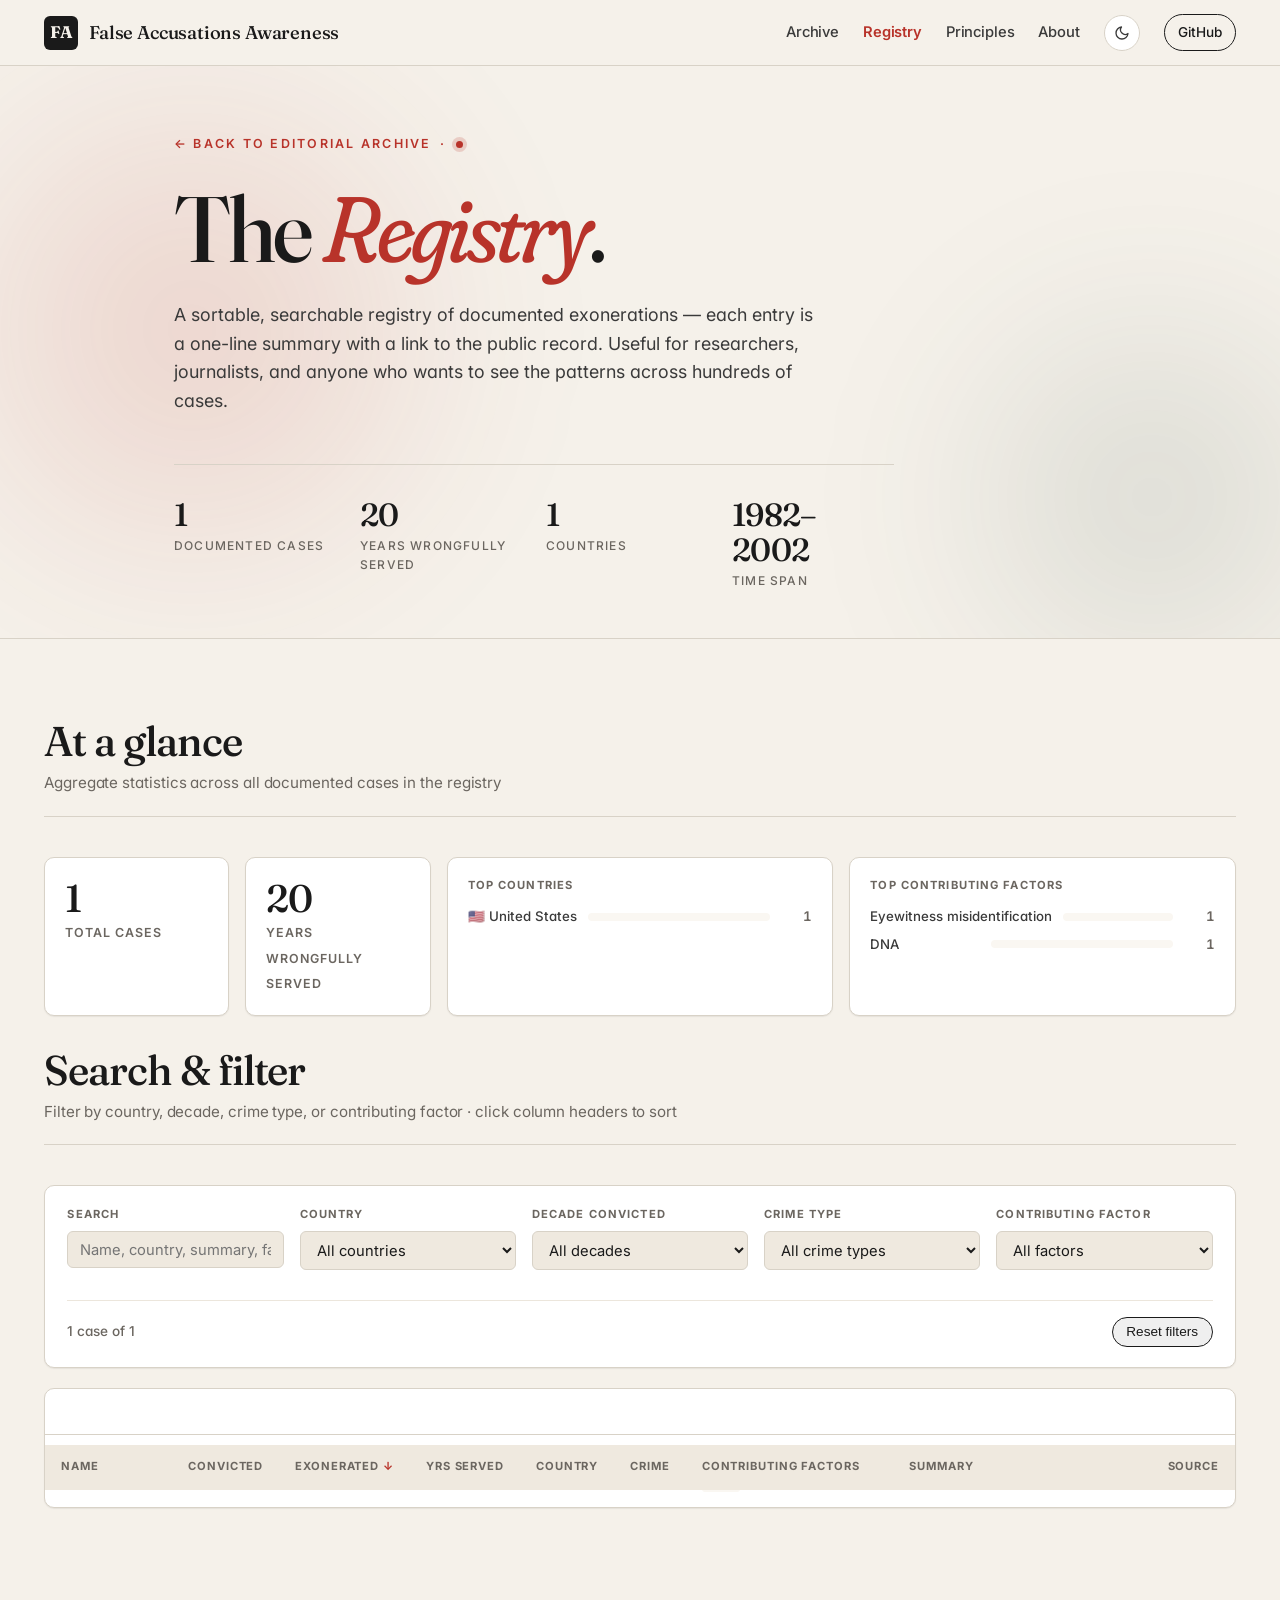
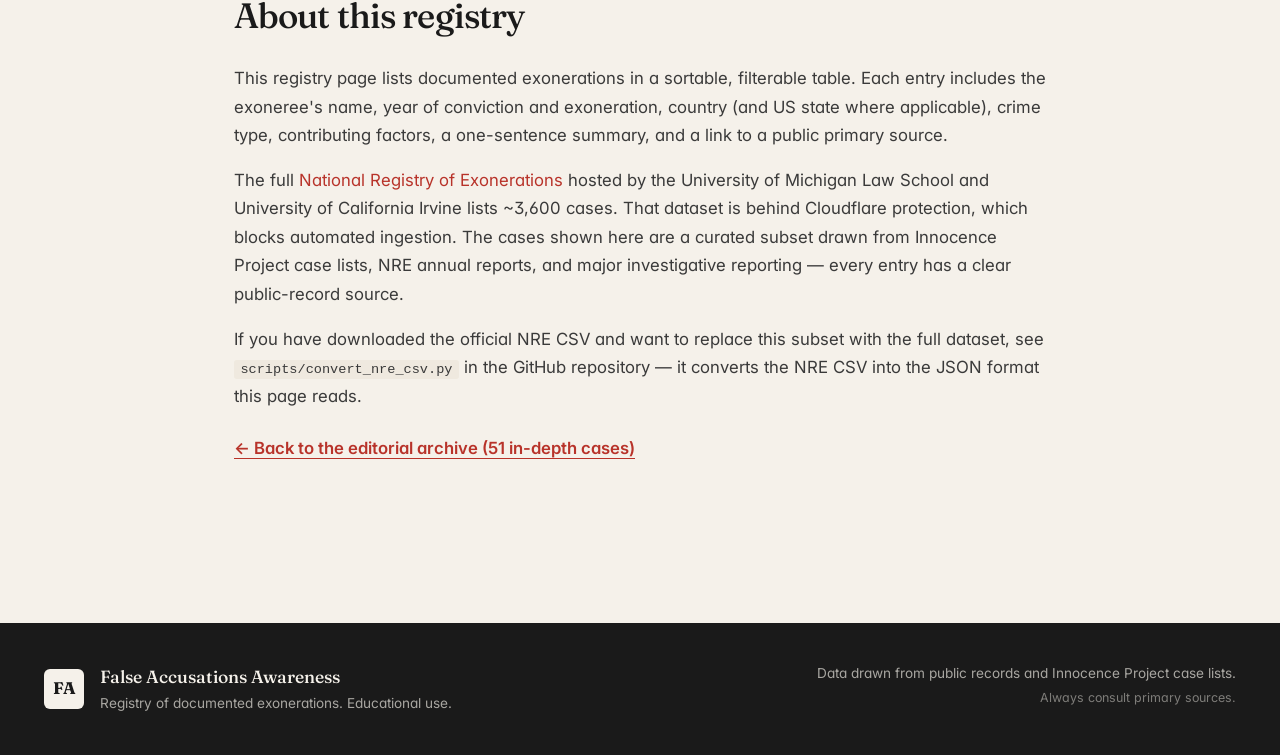
<file: registry.html>
<!DOCTYPE html>
<html lang="en" data-theme="light">
<head>
  <meta charset="UTF-8">
  <meta name="viewport" content="width=device-width, initial-scale=1.0">
  <title>Exoneration Registry &mdash; Brief Entries | False Accusations Awareness</title>
  <meta name="description" content="Searchable, sortable registry of documented exonerations from around the world. Each entry is a one-line summary with source.">
  <link rel="stylesheet" href="styles.css">
  <link rel="icon" type="image/svg+xml" href="data:image/svg+xml,<svg xmlns='http://www.w3.org/2000/svg' viewBox='0 0 32 32'><rect width='32' height='32' rx='6' fill='%230f172a'/><text x='16' y='22' font-family='Georgia' font-size='18' fill='%23f8fafc' text-anchor='middle'>R</text></svg>">
  <link rel="preconnect" href="https://fonts.googleapis.com">
  <link rel="preconnect" href="https://fonts.gstatic.com" crossorigin>
  <link href="https://fonts.googleapis.com/css2?family=Fraunces:ital,opsz,wght@0,9..144,400;0,9..144,500;0,9..144,700;1,9..144,400&family=Inter:wght@400;500;600;700;800&display=swap" rel="stylesheet">
  <script>
    (function() {
      try {
        var t = localStorage.getItem('fa-theme') || 'light';
        document.documentElement.setAttribute('data-theme', t);
      } catch (e) {}
    })();
  </script>
  <style>
    /* Registry-specific styles */
    .reg-loading {
      text-align: center;
      padding: 4rem 1.5rem;
      color: var(--muted);
      font-size: 1.05rem;
    }
    .reg-loading .spinner {
      display: inline-block;
      width: 28px;
      height: 28px;
      border: 3px solid var(--line);
      border-top-color: var(--accent);
      border-radius: 50%;
      animation: spin 0.8s linear infinite;
      margin-bottom: 1rem;
    }
    @keyframes spin { to { transform: rotate(360deg); } }

    /* Stats dashboard */
    .reg-stats {
      display: grid;
      grid-template-columns: repeat(auto-fit, minmax(160px, 1fr));
      gap: 1rem;
      margin-bottom: 2rem;
    }
    .stat-card {
      background: var(--surface);
      border: 1px solid var(--line);
      border-radius: 10px;
      padding: 1.2rem 1.25rem;
      box-shadow: var(--shadow-sm);
    }
    .stat-card .stat-num {
      font-family: 'Fraunces', Georgia, serif;
      font-size: clamp(1.8rem, 3vw, 2.4rem);
      font-weight: 500;
      letter-spacing: -0.025em;
      line-height: 1.1;
      color: var(--ink);
      display: block;
    }
    .stat-card .stat-label {
      font-size: 0.78rem;
      text-transform: uppercase;
      letter-spacing: 0.08em;
      font-weight: 600;
      color: var(--muted);
      margin-top: 0.35rem;
    }

    /* Mini distribution chart */
    .reg-dist {
      grid-column: span 2;
    }
    @media (max-width: 700px) {
      .reg-dist { grid-column: span 1; }
    }
    .reg-dist .dist-row {
      display: flex;
      align-items: center;
      gap: 0.65rem;
      margin-bottom: 0.4rem;
      font-size: 0.83rem;
    }
    .reg-dist .dist-label {
      min-width: 110px;
      color: var(--ink-2);
      font-weight: 500;
    }
    .reg-dist .dist-bar-wrap {
      flex: 1;
      height: 8px;
      background: var(--surface-2);
      border-radius: 999px;
      overflow: hidden;
    }
    .reg-dist .dist-bar {
      height: 100%;
      background: var(--accent);
      border-radius: 999px;
      transition: width 0.6s ease;
    }
    .reg-dist .dist-count {
      min-width: 32px;
      text-align: right;
      color: var(--muted);
      font-weight: 600;
      font-variant-numeric: tabular-nums;
    }

    /* Filter row */
    .reg-filters {
      background: var(--surface);
      border: 1px solid var(--line);
      border-radius: 10px;
      padding: 1.25rem 1.4rem;
      margin-bottom: 1.25rem;
      box-shadow: var(--shadow-sm);
    }
    .reg-filters .filter-group {
      display: flex;
      flex-direction: column;
      gap: 0.4rem;
      margin-bottom: 0.85rem;
    }
    .reg-filters .filter-group:last-child { margin-bottom: 0; }
    .reg-filters label {
      font-size: 0.7rem;
      font-weight: 700;
      text-transform: uppercase;
      letter-spacing: 0.1em;
      color: var(--muted);
    }
    .reg-filters select,
    .reg-filters input[type="text"] {
      width: 100%;
      padding: 0.55rem 0.75rem;
      border: 1px solid var(--line);
      border-radius: 6px;
      background: var(--bg-2);
      color: var(--ink);
      font-family: inherit;
      font-size: 0.92rem;
      transition: border-color 0.15s;
    }
    .reg-filters select:focus,
    .reg-filters input[type="text"]:focus {
      outline: none;
      border-color: var(--accent);
      box-shadow: 0 0 0 3px rgba(184, 51, 42, 0.12);
    }
    [data-theme="dark"] .reg-filters select,
    [data-theme="dark"] .reg-filters input[type="text"] {
      background: var(--surface);
    }
    .reg-filters .filter-grid {
      display: grid;
      grid-template-columns: repeat(auto-fit, minmax(180px, 1fr));
      gap: 1rem;
    }

    /* Table */
    .reg-table-wrap {
      background: var(--surface);
      border: 1px solid var(--line);
      border-radius: 10px;
      overflow: hidden;
      box-shadow: var(--shadow-sm);
    }
    .reg-table {
      width: 100%;
      border-collapse: collapse;
      font-size: 0.88rem;
    }
    .reg-table thead {
      background: var(--bg-2);
      position: sticky;
      top: 56px;
      z-index: 5;
    }
    [data-theme="dark"] .reg-table thead { background: var(--surface-2); }
    .reg-table th {
      text-align: left;
      padding: 0.85rem 1rem;
      font-size: 0.7rem;
      font-weight: 700;
      text-transform: uppercase;
      letter-spacing: 0.08em;
      color: var(--muted);
      border-bottom: 1px solid var(--line);
      cursor: pointer;
      user-select: none;
      white-space: nowrap;
      transition: color 0.15s, background 0.15s;
    }
    .reg-table th:hover { color: var(--ink); background: var(--surface-2); }
    .reg-table th.sort-asc::after  { content: " \2191"; color: var(--accent); font-weight: 700; }
    .reg-table th.sort-desc::after { content: " \2193"; color: var(--accent); font-weight: 700; }
    .reg-table td {
      padding: 0.7rem 1rem;
      border-bottom: 1px solid var(--line-2);
      color: var(--ink-2);
      vertical-align: top;
    }
    .reg-table tbody tr {
      transition: background 0.1s;
      cursor: pointer;
    }
    .reg-table tbody tr:hover { background: var(--surface-2); }
    .reg-table tbody tr:last-child td { border-bottom: none; }
    .reg-table .col-name { color: var(--ink); font-weight: 500; }
    .reg-table .col-years {
      font-family: 'Fraunces', Georgia, serif;
      font-weight: 500;
      color: var(--accent);
      font-variant-numeric: tabular-nums;
    }
    .reg-table .col-flag { font-size: 1.1rem; line-height: 1; }
    .reg-table .col-summary {
      color: var(--muted);
      font-size: 0.83rem;
      max-width: 360px;
    }
    .reg-table .col-cf {
      font-size: 0.78rem;
      color: var(--muted);
      max-width: 220px;
    }
    .reg-table .col-cf .cf-tag {
      display: inline-block;
      background: var(--surface-2);
      padding: 0.1rem 0.4rem;
      border-radius: 3px;
      margin: 0 0.2rem 0.2rem 0;
      font-size: 0.72rem;
    }
    .reg-table .col-source a {
      color: var(--accent);
      text-decoration: none;
      font-size: 0.8rem;
      white-space: nowrap;
    }
    .reg-table .col-source a:hover { text-decoration: underline; }
    @media (max-width: 900px) {
      .reg-table th:nth-child(7), .reg-table td:nth-child(7),
      .reg-table th:nth-child(8), .reg-table td:nth-child(8) { display: none; }
    }
    @media (max-width: 600px) {
      .reg-table th:nth-child(5), .reg-table td:nth-child(5),
      .reg-table th:nth-child(6), .reg-table td:nth-child(6) { display: none; }
      .reg-table th, .reg-table td { padding: 0.5rem 0.65rem; font-size: 0.82rem; }
      .reg-table thead { position: static; }
    }

    /* Detail modal */
    .reg-modal-bg {
      display: none;
      position: fixed;
      inset: 0;
      background: rgba(0,0,0,0.55);
      backdrop-filter: blur(4px);
      z-index: 200;
      padding: 2rem 1rem;
      overflow-y: auto;
    }
    .reg-modal-bg.active { display: block; }
    .reg-modal {
      background: var(--surface);
      border: 1px solid var(--line);
      border-radius: 14px;
      max-width: 640px;
      margin: 0 auto;
      box-shadow: var(--shadow-lg);
      padding: 2rem 2rem;
    }
    @media (max-width: 600px) { .reg-modal { padding: 1.4rem; } }
    .reg-modal .close-x {
      float: right;
      background: none;
      border: none;
      color: var(--muted);
      font-size: 1.6rem;
      cursor: pointer;
      line-height: 1;
    }
    .reg-modal .close-x:hover { color: var(--ink); }
    .reg-modal h2 {
      font-family: 'Fraunces', Georgia, serif;
      font-size: 1.7rem;
      font-weight: 500;
      letter-spacing: -0.02em;
      margin: 0.5rem 0 0.35rem;
      color: var(--ink);
    }
    .reg-modal .modal-meta {
      display: flex;
      flex-wrap: wrap;
      gap: 0.7rem;
      font-size: 0.83rem;
      color: var(--muted);
      margin-bottom: 1.2rem;
    }
    .reg-modal .modal-meta span {
      background: var(--surface-2);
      padding: 0.25rem 0.55rem;
      border-radius: 4px;
    }
    .reg-modal .modal-summary {
      font-size: 1.02rem;
      line-height: 1.6;
      color: var(--ink-2);
      margin-bottom: 1.2rem;
      padding: 1rem 1.1rem;
      background: var(--bg-2);
      border-radius: 8px;
      border-left: 3px solid var(--accent);
    }
    .reg-modal .modal-section {
      margin-bottom: 1rem;
    }
    .reg-modal .modal-section h4 {
      font-size: 0.7rem;
      font-weight: 700;
      text-transform: uppercase;
      letter-spacing: 0.1em;
      color: var(--accent);
      margin-bottom: 0.4rem;
    }
    .reg-modal .modal-cf-tags {
      display: flex;
      flex-wrap: wrap;
      gap: 0.4rem;
    }
    .reg-modal .modal-cf-tags .cf-tag {
      display: inline-block;
      background: var(--surface-2);
      border: 1px solid var(--line);
      padding: 0.3rem 0.6rem;
      border-radius: 4px;
      font-size: 0.78rem;
      color: var(--ink-2);
    }
    .reg-modal .modal-source-btn {
      display: inline-block;
      margin-top: 0.5rem;
      padding: 0.55rem 1.1rem;
      background: var(--ink);
      color: var(--bg);
      border-radius: 6px;
      font-size: 0.85rem;
      font-weight: 500;
      text-decoration: none;
      transition: background 0.15s;
    }
    .reg-modal .modal-source-btn:hover { background: var(--accent); }
    .reg-modal .modal-coverage {
      margin-top: 1.2rem;
      padding-top: 1rem;
      border-top: 1px dashed var(--line-2);
      font-size: 0.82rem;
      color: var(--muted);
      font-style: italic;
      line-height: 1.5;
    }
    .reg-modal .modal-coverage a {
      color: var(--accent);
      font-style: normal;
      font-weight: 500;
    }
  </style>
</head>
<body>

  <a class="skip-link" href="#reg-main">Skip to registry table</a>

  <!-- Top bar -->
  <div class="topbar">
    <div class="container topbar-inner">
      <div class="brand">
        <a href="index.html" style="display:flex;align-items:center;gap:0.7rem;text-decoration:none;color:inherit;">
          <span class="brand-mark">FA</span>
          <span class="brand-name">False Accusations Awareness</span>
        </a>
      </div>
      <nav class="topnav">
        <a href="index.html">Archive</a>
        <a href="registry.html" style="color:var(--accent);font-weight:600;">Registry</a>
        <a href="index.html#principles">Principles</a>
        <a href="index.html#about">About</a>
        <button id="theme-toggle" class="theme-toggle" aria-label="Toggle dark mode" title="Toggle dark mode">
          <svg class="icon-sun" width="16" height="16" viewBox="0 0 24 24" fill="none" stroke="currentColor" stroke-width="2" stroke-linecap="round" stroke-linejoin="round"><circle cx="12" cy="12" r="5"/><line x1="12" y1="1" x2="12" y2="3"/><line x1="12" y1="21" x2="12" y2="23"/><line x1="4.22" y1="4.22" x2="5.64" y2="5.64"/><line x1="18.36" y1="18.36" x2="19.78" y2="19.78"/><line x1="1" y1="12" x2="3" y2="12"/><line x1="21" y1="12" x2="23" y2="12"/><line x1="4.22" y1="19.78" x2="5.64" y2="18.36"/><line x1="18.36" y1="5.64" x2="19.78" y2="4.22"/></svg>
          <svg class="icon-moon" width="16" height="16" viewBox="0 0 24 24" fill="none" stroke="currentColor" stroke-width="2" stroke-linecap="round" stroke-linejoin="round"><path d="M21 12.79A9 9 0 1 1 11.21 3 7 7 0 0 0 21 12.79z"/></svg>
        </button>
        <a class="ghost-btn" href="https://github.com/desurfofficial-ship-it/false-accusations-awareness" target="_blank" rel="noopener">GitHub</a>
      </nav>
    </div>
  </div>

  <header class="hero" style="padding:4rem 0 3rem;">
    <div class="hero-bg" aria-hidden="true">
      <div class="hero-blob hero-blob-a"></div>
      <div class="hero-blob hero-blob-b"></div>
    </div>
    <div class="container hero-inner">
      <p class="eyebrow"><a href="index.html" style="color:inherit;text-decoration:none;">&larr; Back to editorial archive</a> &middot; <span class="eyebrow-dot"></span></p>
      <h1>The <em>Registry</em>.</h1>
      <p class="tagline">A sortable, searchable registry of documented exonerations &mdash; each entry is a one-line summary with a link to the public record. Useful for researchers, journalists, and anyone who wants to see the patterns across hundreds of cases.</p>
      <div class="hero-stats" id="hero-stats">
        <div class="hstat"><span class="num">&hellip;</span><span class="label">Loading</span></div>
      </div>
    </div>
  </header>

  <main id="reg-main">

    <section class="container" style="margin-bottom:2rem;">
      <div class="reg-loading" id="loading">
        <div class="spinner"></div>
        <p>Loading registry data&hellip;</p>
      </div>

      <!-- Stats dashboard (hidden until data loads) -->
      <div id="reg-dashboard" style="display:none;">
        <div class="section-head">
          <h2>At a glance</h2>
          <p class="section-sub">Aggregate statistics across all documented cases in the registry</p>
        </div>
        <div class="reg-stats" id="reg-stats"></div>
      </div>
    </section>

    <!-- Filters -->
    <section class="container" id="reg-filters-section" style="display:none;">
      <div class="section-head">
        <h2>Search &amp; filter</h2>
        <p class="section-sub">Filter by country, decade, crime type, or contributing factor &middot; click column headers to sort</p>
      </div>

      <div class="reg-filters">
        <div class="filter-grid">
          <div class="filter-group">
            <label for="filter-search">Search</label>
            <input type="text" id="filter-search" placeholder="Name, country, summary, factor&hellip;">
          </div>
          <div class="filter-group">
            <label for="filter-country">Country</label>
            <select id="filter-country">
              <option value="">All countries</option>
            </select>
          </div>
          <div class="filter-group">
            <label for="filter-decade">Decade convicted</label>
            <select id="filter-decade">
              <option value="">All decades</option>
            </select>
          </div>
          <div class="filter-group">
            <label for="filter-crime">Crime type</label>
            <select id="filter-crime">
              <option value="">All crime types</option>
            </select>
          </div>
          <div class="filter-group">
            <label for="filter-factor">Contributing factor</label>
            <select id="filter-factor">
              <option value="">All factors</option>
            </select>
          </div>
        </div>
        <div style="display:flex;justify-content:space-between;align-items:center;gap:1rem;flex-wrap:wrap;margin-top:1rem;padding-top:1rem;border-top:1px solid var(--line-2);">
          <span id="reg-result-count" style="font-size:0.85rem;color:var(--muted);font-weight:500;">&hellip; cases</span>
          <button id="reset-filters" class="ghost-btn" style="font-size:0.8rem;">Reset filters</button>
        </div>
      </div>
    </section>

    <!-- Table -->
    <section class="container" style="margin-bottom:5rem;">
      <div class="reg-table-wrap" id="reg-table-wrap" style="display:none;">
        <table class="reg-table" id="reg-table">
          <thead>
            <tr>
              <th data-sort="name">Name</th>
              <th data-sort="year_convicted">Convicted</th>
              <th data-sort="year_exonerated">Exonerated</th>
              <th data-sort="years_served">Yrs served</th>
              <th data-sort="country">Country</th>
              <th data-sort="crime">Crime</th>
              <th>Contributing factors</th>
              <th>Summary</th>
              <th>Source</th>
            </tr>
          </thead>
          <tbody id="reg-tbody"></tbody>
        </table>
      </div>
      <div id="no-results" class="no-results" style="display:none;">
        <p>No cases match your filters. <button id="reset-filters-2" class="link-btn">Reset filters</button></p>
      </div>
    </section>

    <!-- About this registry -->
    <section class="about container" style="padding-top:0;">
      <h2>About this registry</h2>
      <p>This registry page lists documented exonerations in a sortable, filterable table. Each entry includes the exoneree's name, year of conviction and exoneration, country (and US state where applicable), crime type, contributing factors, a one-sentence summary, and a link to a public primary source.</p>
      <p>The full <a href="https://exonerationregistry.org/" target="_blank" rel="noopener">National Registry of Exonerations</a> hosted by the University of Michigan Law School and University of California Irvine lists ~3,600 cases. That dataset is behind Cloudflare protection, which blocks automated ingestion. The cases shown here are a curated subset drawn from Innocence Project case lists, NRE annual reports, and major investigative reporting &mdash; every entry has a clear public-record source.</p>
      <p>If you have downloaded the official NRE CSV and want to replace this subset with the full dataset, see <code style="background:var(--bg-2);padding:0.1rem 0.4rem;border-radius:3px;font-size:0.85rem;">scripts/convert_nre_csv.py</code> in the GitHub repository &mdash; it converts the NRE CSV into the JSON format this page reads.</p>
      <p style="margin-top:1.5rem;"><a href="index.html" style="font-weight:600;border-bottom:1px solid var(--accent);">&larr; Back to the editorial archive (51 in-depth cases)</a></p>
    </section>

  </main>

  <!-- Detail modal -->
  <div class="reg-modal-bg" id="reg-modal-bg" onclick="if(event.target===this)closeModal();">
    <div class="reg-modal" id="reg-modal-content"></div>
  </div>

  <footer>
    <div class="container footer-inner">
      <div class="footer-left">
        <span class="brand-mark">FA</span>
        <div>
          <strong>False Accusations Awareness</strong>
          <p>Registry of documented exonerations. Educational use.</p>
        </div>
      </div>
      <div class="footer-right">
        <p>Data drawn from public records and Innocence Project case lists.</p>
        <p class="footer-license">Always consult primary sources.</p>
      </div>
    </div>
  </footer>

  <script>
    // ============================================================
    // Theme toggle
    // ============================================================
    (function() {
      var root = document.documentElement;
      var btn = document.getElementById('theme-toggle');
      btn.addEventListener('click', function() {
        var cur = root.getAttribute('data-theme') || 'light';
        var next = cur === 'light' ? 'dark' : 'light';
        root.setAttribute('data-theme', next);
        try { localStorage.setItem('fa-theme', next); } catch (e) {}
      });
    })();

    // ============================================================
    // Registry data + UI
    // ============================================================
    var DATA = null;
    var STATE = {
      search: '',
      country: '',
      decade: '',
      crime: '',
      factor: '',
      sortKey: 'year_exonerated',
      sortDir: 'desc'
    };

    var COUNTRY_FLAGS = {
      US: '\u{1F1FA}\u{1F1F8}',
      UK: '\u{1F1EC}\u{1F1E7}',
      IT: '\u{1F1EE}\u{1F1F9}',
      AU: '\u{1F1E6}\u{1F1FA}',
      CA: '\u{1F1E8}\u{1F1E6}',
      JP: '\u{1F1EF}\u{1F1F5}',
      SE: '\u{1F1F8}\u{1F1EA}',
      FR: '\u{1F1EB}\u{1F1F7}',
      IE: '\u{1F1EE}\u{1F1EA}',
      NZ: '\u{1F1F3}\u{1F1FF}'
    };
    var COUNTRY_NAMES = {
      US: 'United States', UK: 'United Kingdom', IT: 'Italy', AU: 'Australia',
      CA: 'Canada', JP: 'Japan', SE: 'Sweden', FR: 'France',
      IE: 'Ireland', NZ: 'New Zealand'
    };

    function escapeHtml(s) {
      var div = document.createElement('div');
      div.textContent = s == null ? '' : String(s);
      return div.innerHTML;
    }

    function init() {
      fetch('assets/data/registry-data.json')
        .then(function(r) {
          if (!r.ok) throw new Error('HTTP ' + r.status);
          return r.json();
        })
        .then(function(data) {
          DATA = data.cases;
          document.getElementById('loading').style.display = 'none';
          document.getElementById('reg-dashboard').style.display = '';
          document.getElementById('reg-filters-section').style.display = '';
          document.getElementById('reg-table-wrap').style.display = '';
          renderStats();
          populateFilters();
          renderTable();
          attachListeners();
        })
        .catch(function(err) {
          document.getElementById('loading').innerHTML =
            '<p style="color:var(--accent);">Failed to load registry data: ' + escapeHtml(err.message) + '</p>' +
            '<p style="margin-top:1rem;font-size:0.9rem;">The file <code>assets/data/registry-data.json</code> could not be loaded. ' +
            'If you are running locally, you may need to serve the page over HTTP (e.g. <code>python3 -m http.server</code>) due to fetch/CORS restrictions.</p>';
        });
    }

    function renderStats() {
      var total = DATA.length;
      var totalYears = DATA.reduce(function(s, c) { return s + c.years_served; }, 0);
      var countries = {};
      var decades = {};
      var factors = {};
      var crimes = {};
      DATA.forEach(function(c) {
        countries[c.country] = (countries[c.country] || 0) + 1;
        var d = Math.floor(c.year_convicted / 10) * 10;
        decades[d] = (decades[d] || 0) + 1;
        crimes[c.category] = (crimes[c.category] || 0) + 1;
        c.contributing_factors.forEach(function(f) {
          factors[f] = (factors[f] || 0) + 1;
        });
      });

      // Hero stats
      document.getElementById('hero-stats').innerHTML =
        '<div class="hstat"><span class="num">' + total + '</span><span class="label">Documented cases</span></div>' +
        '<div class="hstat"><span class="num">' + totalYears.toLocaleString() + '</span><span class="label">Years wrongfully served</span></div>' +
        '<div class="hstat"><span class="num">' + Object.keys(countries).length + '</span><span class="label">Countries</span></div>' +
        '<div class="hstat"><span class="num">' + Math.min.apply(null, DATA.map(function(c){return c.year_convicted;})) + '&ndash;' + Math.max.apply(null, DATA.map(function(c){return c.year_exonerated;})) + '</span><span class="label">Time span</span></div>';

      // Dashboard cards
      var html = '';
      html += '<div class="stat-card"><span class="stat-num">' + total + '</span><span class="stat-label">Total cases</span></div>';
      html += '<div class="stat-card"><span class="stat-num">' + totalYears.toLocaleString() + '</span><span class="stat-label">Years wrongfully served</span></div>';
      // Top countries distribution
      var countrySorted = Object.keys(countries).sort(function(a,b){return countries[b]-countries[a];}).slice(0,5);
      var maxC = countries[countrySorted[0]];
      html += '<div class="stat-card reg-dist"><div style="font-size:0.7rem;font-weight:700;text-transform:uppercase;letter-spacing:0.1em;color:var(--muted);margin-bottom:0.7rem;">Top countries</div>';
      countrySorted.forEach(function(c) {
        var pct = (countries[c] / maxC * 100).toFixed(0);
        html += '<div class="dist-row"><span class="dist-label">' + (COUNTRY_FLAGS[c]||'') + ' ' + COUNTRY_NAMES[c] + '</span>' +
          '<span class="dist-bar-wrap"><span class="dist-bar" style="width:' + pct + '%"></span></span>' +
          '<span class="dist-count">' + countries[c] + '</span></div>';
      });
      html += '</div>';
      // Top factors distribution
      var factorSorted = Object.keys(factors).sort(function(a,b){return factors[b]-factors[a];}).slice(0,5);
      var maxF = factors[factorSorted[0]];
      html += '<div class="stat-card reg-dist"><div style="font-size:0.7rem;font-weight:700;text-transform:uppercase;letter-spacing:0.1em;color:var(--muted);margin-bottom:0.7rem;">Top contributing factors</div>';
      factorSorted.forEach(function(f) {
        var pct = (factors[f] / maxF * 100).toFixed(0);
        html += '<div class="dist-row"><span class="dist-label">' + escapeHtml(f) + '</span>' +
          '<span class="dist-bar-wrap"><span class="dist-bar" style="width:' + pct + '%"></span></span>' +
          '<span class="dist-count">' + factors[f] + '</span></div>';
      });
      html += '</div>';
      document.getElementById('reg-stats').innerHTML = html;
    }

    function populateFilters() {
      var countries = {}, decades = {}, crimes = {}, factors = {};
      DATA.forEach(function(c) {
        countries[c.country] = true;
        var d = Math.floor(c.year_convicted / 10) * 10;
        decades[d] = true;
        crimes[c.category] = true;
        c.contributing_factors.forEach(function(f) { factors[f] = true; });
      });
      var countrySel = document.getElementById('filter-country');
      Object.keys(countries).sort().forEach(function(c) {
        var o = document.createElement('option');
        o.value = c; o.textContent = (COUNTRY_FLAGS[c]||'') + ' ' + COUNTRY_NAMES[c];
        countrySel.appendChild(o);
      });
      var decadeSel = document.getElementById('filter-decade');
      Object.keys(decades).sort().forEach(function(d) {
        var o = document.createElement('option');
        o.value = d; o.textContent = d + 's';
        decadeSel.appendChild(o);
      });
      var crimeSel = document.getElementById('filter-crime');
      Object.keys(crimes).sort().forEach(function(c) {
        var o = document.createElement('option');
        o.value = c; o.textContent = c;
        crimeSel.appendChild(o);
      });
      var factorSel = document.getElementById('filter-factor');
      Object.keys(factors).sort().forEach(function(f) {
        var o = document.createElement('option');
        o.value = f; o.textContent = f;
        factorSel.appendChild(o);
      });
    }

    function getFiltered() {
      var q = STATE.search.trim().toLowerCase();
      return DATA.filter(function(c) {
        if (STATE.country && c.country !== STATE.country) return false;
        if (STATE.decade) {
          var d = Math.floor(c.year_convicted / 10) * 10;
          if (String(d) !== STATE.decade) return false;
        }
        if (STATE.crime && c.category !== STATE.crime) return false;
        if (STATE.factor && c.contributing_factors.indexOf(STATE.factor) === -1) return false;
        if (q) {
          var haystack = (c.name + ' ' + c.country + ' ' + (c.state||'') + ' ' + c.crime + ' ' + c.summary + ' ' + c.contributing_factors.join(' ')).toLowerCase();
          if (haystack.indexOf(q) === -1) return false;
        }
        return true;
      });
    }

    function sortData(arr) {
      var k = STATE.sortKey, dir = STATE.sortDir === 'asc' ? 1 : -1;
      arr.sort(function(a, b) {
        var av = a[k], bv = b[k];
        if (typeof av === 'string') return av.localeCompare(bv) * dir;
        return (av - bv) * dir;
      });
      return arr;
    }

    function renderTable() {
      var filtered = sortData(getFiltered());
      var tbody = document.getElementById('reg-tbody');
      document.getElementById('reg-result-count').textContent =
        filtered.length + (filtered.length === 1 ? ' case' : ' cases') + ' of ' + DATA.length;
      document.getElementById('no-results').style.display = filtered.length === 0 ? '' : 'none';
      document.getElementById('reg-table-wrap').style.display = filtered.length === 0 ? 'none' : '';

      // Update header sort indicators
      document.querySelectorAll('.reg-table th').forEach(function(th) {
        th.classList.remove('sort-asc', 'sort-desc');
        if (th.dataset.sort === STATE.sortKey) {
          th.classList.add(STATE.sortDir === 'asc' ? 'sort-asc' : 'sort-desc');
        }
      });

      // Render rows
      var html = filtered.map(function(c) {
        var cf = c.contributing_factors.map(function(f) {
          return '<span class="cf-tag">' + escapeHtml(f) + '</span>';
        }).join('');
        return '<tr data-id="' + c.id + '">' +
          '<td class="col-name">' + escapeHtml(c.name) + '</td>' +
          '<td>' + c.year_convicted + '</td>' +
          '<td>' + c.year_exonerated + '</td>' +
          '<td class="col-years">' + c.years_served + '</td>' +
          '<td class="col-flag" title="' + escapeHtml(COUNTRY_NAMES[c.country]||c.country) + '">' + (COUNTRY_FLAGS[c.country]||c.country) + (c.state ? ' ' + c.state : '') + '</td>' +
          '<td>' + escapeHtml(c.crime) + '</td>' +
          '<td class="col-cf">' + cf + '</td>' +
          '<td class="col-summary">' + escapeHtml(c.summary) + '</td>' +
          '<td class="col-source"><a href="' + escapeHtml(c.source) + '" target="_blank" rel="noopener" onclick="event.stopPropagation();">View &rarr;</a></td>' +
          '</tr>';
      }).join('');
      tbody.innerHTML = html;
      // Attach row click handlers
      tbody.querySelectorAll('tr').forEach(function(tr) {
        tr.addEventListener('click', function() {
          var id = parseInt(tr.dataset.id, 10);
          var c = DATA.find(function(x) { return x.id === id; });
          if (c) openModal(c);
        });
      });
    }

    function openModal(c) {
      var cf = c.contributing_factors.map(function(f) {
        return '<span class="cf-tag">' + escapeHtml(f) + '</span>';
      }).join('');
      // Build search links
      var clean = c.name.replace(/['"`]/g, ' ');
      var picsQ = encodeURIComponent(clean + ' ' + c.year_exonerated + ' exoneration');
      var newsQ = encodeURIComponent(clean + ' ' + c.year_exonerated + ' exoneration wrongful conviction');
      var html = '<button class="close-x" onclick="closeModal()" aria-label="Close">&times;</button>' +
        '<h2>' + escapeHtml(c.name) + '</h2>' +
        '<div class="modal-meta">' +
          '<span>' + (COUNTRY_FLAGS[c.country]||'') + ' ' + escapeHtml(COUNTRY_NAMES[c.country]||c.country) + (c.state ? ' &middot; ' + escapeHtml(c.state) : '') + '</span>' +
          '<span>Convicted: ' + c.year_convicted + '</span>' +
          '<span>Exonerated: ' + c.year_exonerated + '</span>' +
          '<span>' + c.years_served + ' years served</span>' +
          '<span>Crime: ' + escapeHtml(c.crime) + '</span>' +
        '</div>' +
        '<div class="modal-summary">' + escapeHtml(c.summary) + '</div>' +
        '<div class="modal-section"><h4>Contributing factors</h4><div class="modal-cf-tags">' + cf + '</div></div>' +
        '<div class="modal-section"><h4>Public record</h4>' +
          '<a class="modal-source-btn" href="' + escapeHtml(c.source) + '" target="_blank" rel="noopener">Read the primary source &rarr;</a>' +
        '</div>' +
        '<div class="modal-coverage"><strong>Pictures &amp; coverage:</strong> ' +
          '<a href="https://www.google.com/search?q=' + picsQ + '&tbm=isch&hl=en&safe=active" target="_blank" rel="noopener">Find pictures</a> &middot; ' +
          '<a href="https://news.google.com/search?q=' + newsQ + '&hl=en" target="_blank" rel="noopener">Find news coverage</a>' +
        '</div>';
      document.getElementById('reg-modal-content').innerHTML = html;
      document.getElementById('reg-modal-bg').classList.add('active');
      document.body.style.overflow = 'hidden';
    }
    window.closeModal = function() {
      document.getElementById('reg-modal-bg').classList.remove('active');
      document.body.style.overflow = '';
    };
    window.openModal = openModal;

    function attachListeners() {
      // Search input
      var searchTimeout;
      document.getElementById('filter-search').addEventListener('input', function(e) {
        clearTimeout(searchTimeout);
        var v = e.target.value;
        searchTimeout = setTimeout(function() {
          STATE.search = v;
          renderTable();
        }, 120);
      });
      // Select filters
      ['country','decade','crime','factor'].forEach(function(k) {
        document.getElementById('filter-' + k).addEventListener('change', function(e) {
          STATE[k] = e.target.value;
          renderTable();
        });
      });
      // Sort headers
      document.querySelectorAll('.reg-table th[data-sort]').forEach(function(th) {
        th.addEventListener('click', function() {
          var k = th.dataset.sort;
          if (STATE.sortKey === k) {
            STATE.sortDir = STATE.sortDir === 'asc' ? 'desc' : 'asc';
          } else {
            STATE.sortKey = k;
            STATE.sortDir = (k === 'name' || k === 'country' || k === 'crime') ? 'asc' : 'desc';
          }
          renderTable();
        });
      });
      // Reset buttons
      function resetAll() {
        STATE = { search:'', country:'', decade:'', crime:'', factor:'', sortKey:'year_exonerated', sortDir:'desc' };
        document.getElementById('filter-search').value = '';
        document.getElementById('filter-country').value = '';
        document.getElementById('filter-decade').value = '';
        document.getElementById('filter-crime').value = '';
        document.getElementById('filter-factor').value = '';
        renderTable();
      }
      document.getElementById('reset-filters').addEventListener('click', resetAll);
      document.getElementById('reset-filters-2').addEventListener('click', resetAll);
      // Escape closes modal
      document.addEventListener('keydown', function(e) {
        if (e.key === 'Escape') closeModal();
        if (e.key === '/' && document.activeElement.tagName !== 'INPUT' && document.activeElement.tagName !== 'SELECT') {
          e.preventDefault();
          document.getElementById('filter-search').focus();
        }
      });
    }

    init();
  </script>
</body>
</html>
</file>
<file: styles.css>
/* ==========================================================================
   False Accusations Awareness — editorial redesign with dark mode
   Style: light + dark, magazine-style, country-coded case cards
   Fonts: Fraunces (serif headlines) + Inter (UI/body)
   ========================================================================== */

/* ----- LIGHT THEME (default) ----- */
:root,
[data-theme="light"] {
  --bg: #f5f1ea;
  --bg-2: #efe9df;
  --surface: #ffffff;
  --surface-2: #faf7f2;
  --ink: #1a1a1a;
  --ink-2: #3a3a3a;
  --muted: #6b6660;
  --line: #d8d2c7;
  --line-2: #ece6dc;
  --accent: #b8332a;
  --accent-2: #2d4a3e;
  --accent-3: #c98a2b;
  --success-bg: #e6f4ee;
  --success-fg: #1f6e51;
  --warn-bg: #fbe9c9;
  --warn-fg: #8a5a16;
  --shadow-sm: 0 1px 2px rgba(0,0,0,0.04), 0 1px 1px rgba(0,0,0,0.03);
  --shadow-md: 0 4px 14px -4px rgba(0,0,0,0.10), 0 2px 4px rgba(0,0,0,0.04);
  --shadow-lg: 0 18px 50px -16px rgba(0,0,0,0.18), 0 4px 12px rgba(0,0,0,0.06);
  --topbar-bg: rgba(245, 241, 234, 0.85);
  --blob-a: rgba(184, 51, 42, 0.35);
  --blob-b: rgba(45, 74, 62, 0.30);
  --grid-line: rgba(26,26,26,0.04);
  --principle-bg: #1a1a1a;
  --principle-fg: #f5f1ea;
  --principle-card-bg: rgba(245,241,234,0.04);
  --principle-card-border: rgba(245,241,234,0.10);
  --principle-card-hover: rgba(245,241,234,0.08);
  --footer-bg: #1a1a1a;
  --footer-fg: #f5f1ea;
  --footer-muted: rgba(245,241,234,0.65);
  --search-bg: var(--surface);
  --search-border: var(--line);
  --chip-hover-border: var(--ink-2);
  --no-results-bg: var(--surface-2);
}

/* ----- DARK THEME ----- */
[data-theme="dark"] {
  --bg: #0d0f14;
  --bg-2: #15181f;
  --surface: #1a1d24;
  --surface-2: #20242c;
  --ink: #f0f2f5;
  --ink-2: #c5cad3;
  --muted: #8b95a8;
  --line: #2a2f3a;
  --line-2: #232830;
  --accent: #e8786c;
  --accent-2: #7ec99c;
  --accent-3: #e1b063;
  --success-bg: #1c3a2d;
  --success-fg: #7ec99c;
  --warn-bg: #3a2f1c;
  --warn-fg: #e1b063;
  --shadow-sm: 0 1px 2px rgba(0,0,0,0.30), 0 1px 1px rgba(0,0,0,0.20);
  --shadow-md: 0 4px 14px -4px rgba(0,0,0,0.40), 0 2px 4px rgba(0,0,0,0.20);
  --shadow-lg: 0 18px 50px -16px rgba(0,0,0,0.55), 0 4px 12px rgba(0,0,0,0.25);
  --topbar-bg: rgba(13, 15, 20, 0.85);
  --blob-a: rgba(232, 120, 108, 0.25);
  --blob-b: rgba(126, 201, 156, 0.20);
  --grid-line: rgba(240,242,245,0.04);
  --principle-bg: #08090c;
  --principle-fg: #f0f2f5;
  --principle-card-bg: rgba(240,242,245,0.04);
  --principle-card-border: rgba(240,242,245,0.10);
  --principle-card-hover: rgba(240,242,245,0.08);
  --footer-bg: #08090c;
  --footer-fg: #f0f2f5;
  --footer-muted: rgba(240,242,245,0.55);
  --search-bg: var(--surface);
  --search-border: var(--line);
  --chip-hover-border: var(--ink-2);
  --no-results-bg: var(--surface-2);
}

/* Reset */
*, *::before, *::after { box-sizing: border-box; margin: 0; padding: 0; }
html { scroll-behavior: smooth; }
body {
  font-family: 'Inter', system-ui, -apple-system, BlinkMacSystemFont, sans-serif;
  font-feature-settings: 'ss01', 'cv11';
  background: var(--bg);
  color: var(--ink);
  line-height: 1.6;
  -webkit-font-smoothing: antialiased;
  -moz-osx-font-smoothing: grayscale;
  text-rendering: optimizeLegibility;
  transition: background-color 0.3s ease, color 0.3s ease;
}
img { max-width: 100%; display: block; }
a { color: var(--accent); text-decoration: none; transition: color 0.15s; }
a:hover { color: var(--ink); }

/* Skip link */
.skip-link {
  position: absolute; left: -9999px;
  background: var(--ink); color: var(--bg);
  padding: 0.75rem 1rem; z-index: 1000;
  font-size: 0.9rem;
}
.skip-link:focus { left: 0.5rem; top: 0.5rem; }

/* Container */
.container { max-width: var(--maxw); margin: 0 auto; padding: 0 1.5rem; }
:root { --maxw: 1240px; --maxw-prose: 860px; }

/* ==========================================================================
   Top bar
   ========================================================================== */
.topbar {
  position: sticky; top: 0; z-index: 100;
  background: var(--topbar-bg);
  backdrop-filter: blur(10px);
  -webkit-backdrop-filter: blur(10px);
  border-bottom: 1px solid var(--line);
}
.topbar-inner {
  display: flex; justify-content: space-between; align-items: center;
  padding: 0.9rem 1.5rem;
}
.brand { display: flex; align-items: center; gap: 0.7rem; }
.brand-mark {
  display: inline-flex; align-items: center; justify-content: center;
  width: 34px; height: 34px;
  background: var(--ink); color: var(--bg);
  font-family: 'Fraunces', Georgia, serif;
  font-weight: 700; font-size: 1.05rem;
  border-radius: 6px;
}
.brand-name {
  font-family: 'Fraunces', Georgia, serif;
  font-size: 1.15rem; font-weight: 500;
  letter-spacing: -0.01em;
}
.topnav { display: flex; gap: 1.5rem; align-items: center; }
.topnav a {
  color: var(--ink-2); font-size: 0.92rem; font-weight: 500;
  letter-spacing: -0.01em;
}
.topnav a:hover { color: var(--accent); }

/* Theme toggle button */
.theme-toggle {
  display: inline-flex; align-items: center; justify-content: center;
  width: 36px; height: 36px;
  border: 1px solid var(--line);
  background: var(--surface);
  border-radius: 999px;
  cursor: pointer;
  color: var(--ink-2);
  transition: all 0.2s;
}
.theme-toggle:hover {
  border-color: var(--ink-2);
  color: var(--ink);
}
.theme-toggle .icon-sun { display: none; }
.theme-toggle .icon-moon { display: block; }
[data-theme="dark"] .theme-toggle .icon-sun { display: block; }
[data-theme="dark"] .theme-toggle .icon-moon { display: none; }

.ghost-btn {
  border: 1px solid var(--ink) !important;
  padding: 0.4rem 0.85rem;
  border-radius: 999px !important;
  font-size: 0.85rem !important;
  color: var(--ink) !important;
  transition: all 0.15s;
}
.ghost-btn:hover { background: var(--ink); color: var(--bg) !important; }

@media (max-width: 720px) {
  .brand-name { display: none; }
  .topnav { gap: 0.8rem; }
  .topnav a:not(.ghost-btn) { display: none; }
}

/* ==========================================================================
   Hero
   ========================================================================== */
.hero {
  position: relative;
  padding: 6rem 0 5rem;
  overflow: hidden;
  border-bottom: 1px solid var(--line);
}
.hero-bg { position: absolute; inset: 0; pointer-events: none; z-index: 0; }
.hero-blob {
  position: absolute; border-radius: 50%; filter: blur(80px); opacity: 0.5;
}
.hero-blob-a {
  top: -10%; left: -10%; width: 50vw; height: 50vw;
  background: radial-gradient(circle, var(--blob-a), transparent 70%);
}
.hero-blob-b {
  bottom: -20%; right: -10%; width: 40vw; height: 40vw;
  background: radial-gradient(circle, var(--blob-b), transparent 70%);
}
.hero-grid-lines {
  position: absolute; inset: 0;
  background-image:
    linear-gradient(to right, var(--grid-line) 1px, transparent 1px),
    linear-gradient(to bottom, var(--grid-line) 1px, transparent 1px);
  background-size: 60px 60px;
  mask-image: radial-gradient(ellipse at center, black 30%, transparent 80%);
  -webkit-mask-image: radial-gradient(ellipse at center, black 30%, transparent 80%);
}
.hero-inner { position: relative; z-index: 1; max-width: 980px; }
.eyebrow {
  display: inline-flex; align-items: center; gap: 0.55rem;
  font-size: 0.78rem; font-weight: 600;
  letter-spacing: 0.18em; text-transform: uppercase;
  color: var(--accent);
  margin-bottom: 1.75rem;
}
.eyebrow-dot {
  width: 7px; height: 7px; border-radius: 50%;
  background: var(--accent); display: inline-block;
  box-shadow: 0 0 0 4px rgba(184, 51, 42, 0.18);
}
.hero h1 {
  font-family: 'Fraunces', Georgia, serif;
  font-size: clamp(3rem, 8vw, 5.8rem);
  font-weight: 500;
  line-height: 1.02;
  letter-spacing: -0.035em;
  margin-bottom: 1.5rem;
  color: var(--ink);
}
.hero h1 em {
  font-style: italic;
  font-weight: 400;
  color: var(--accent);
  font-variation-settings: "SOFT" 100;
}
.tagline {
  font-size: clamp(1rem, 1.4vw, 1.2rem);
  color: var(--ink-2);
  max-width: 640px;
  line-height: 1.6;
  margin-bottom: 3rem;
}
.hero-stats {
  display: grid;
  grid-template-columns: repeat(auto-fit, minmax(150px, 1fr));
  gap: 1.5rem;
  padding-top: 2rem;
  border-top: 1px solid var(--line);
  max-width: 720px;
}
.hstat { display: flex; flex-direction: column; gap: 0.25rem; }
.hstat .num {
  font-family: 'Fraunces', Georgia, serif;
  font-size: clamp(1.5rem, 3vw, 2rem);
  font-weight: 500;
  color: var(--ink);
  letter-spacing: -0.02em;
  line-height: 1.1;
}
.hstat .label {
  font-size: 0.75rem; color: var(--muted);
  text-transform: uppercase; letter-spacing: 0.1em; font-weight: 500;
}

/* ==========================================================================
   Main sections
   ========================================================================== */
main { padding: 5rem 0 4rem; }
section { margin-bottom: 5rem; }

.section-head {
  display: flex; flex-direction: column; gap: 0.4rem;
  margin-bottom: 2.5rem;
  padding-bottom: 1.25rem;
  border-bottom: 1px solid var(--line);
}
.section-head h2 {
  font-family: 'Fraunces', Georgia, serif;
  font-size: clamp(1.8rem, 3.5vw, 2.6rem);
  font-weight: 500;
  letter-spacing: -0.025em;
  line-height: 1.1;
}
.section-sub {
  color: var(--muted);
  font-size: 0.95rem;
  letter-spacing: -0.005em;
}

/* Intro */
.intro-grid {
  display: grid;
  grid-template-columns: 1.6fr 1fr;
  gap: 3rem;
  align-items: start;
}
.intro h2 {
  font-family: 'Fraunces', Georgia, serif;
  font-size: 2.2rem; font-weight: 500;
  letter-spacing: -0.025em; margin-bottom: 1.25rem;
  line-height: 1.15;
}
.intro p {
  color: var(--ink-2);
  margin-bottom: 1rem;
  font-size: 1.05rem;
  line-height: 1.7;
}
.disclaimer {
  background: var(--ink); color: var(--bg);
  padding: 1.5rem 1.5rem;
  border-radius: 10px;
  font-size: 0.9rem;
  line-height: 1.6;
}
.disclaimer strong {
  display: block;
  font-family: 'Fraunces', Georgia, serif;
  font-size: 1.05rem; font-weight: 500;
  margin-bottom: 0.6rem;
  color: var(--bg);
  text-transform: none;
  letter-spacing: -0.01em;
}
.disclaimer p { color: rgba(245, 241, 234, 0.78); margin: 0; }
[data-theme="dark"] .disclaimer p { color: rgba(15, 23, 42, 0.78); }
[data-theme="dark"] .disclaimer { background: #f0f2f5; color: #0d0f14; }
[data-theme="dark"] .disclaimer strong { color: #0d0f14; }

@media (max-width: 860px) {
  .intro-grid { grid-template-columns: 1fr; }
}

/* ==========================================================================
   Controls (search + filters)
   ========================================================================== */
.controls { margin-bottom: 1rem; }

.search-wrap {
  position: relative;
  display: flex;
  align-items: center;
  margin-bottom: 1.5rem;
  background: var(--search-bg);
  border: 1px solid var(--search-border);
  border-radius: 999px;
  padding: 0.55rem 1.2rem;
  transition: border-color 0.2s, box-shadow 0.2s;
}
.search-wrap:focus-within {
  border-color: var(--accent);
  box-shadow: 0 0 0 4px rgba(184, 51, 42, 0.12);
}
.search-icon {
  color: var(--muted);
  flex-shrink: 0;
  margin-right: 0.6rem;
}
#search-input {
  flex: 1;
  border: none;
  outline: none;
  background: transparent;
  color: var(--ink);
  font-family: inherit;
  font-size: 1rem;
  padding: 0.4rem 0;
}
#search-input::placeholder { color: var(--muted); }
.search-clear {
  display: none;
  background: transparent;
  border: none;
  color: var(--muted);
  font-size: 1.5rem;
  cursor: pointer;
  padding: 0 0.4rem;
  line-height: 1;
  transition: color 0.15s;
}
.search-clear:hover { color: var(--ink); }
.result-count {
  font-size: 0.78rem;
  color: var(--muted);
  font-weight: 500;
  letter-spacing: 0.02em;
  margin-left: 0.7rem;
  white-space: nowrap;
  padding-left: 0.7rem;
  border-left: 1px solid var(--line);
}

.filter-row {
  display: flex;
  align-items: flex-start;
  gap: 1rem;
  margin-bottom: 1rem;
  flex-wrap: wrap;
}
.filter-label {
  font-size: 0.75rem;
  font-weight: 700;
  text-transform: uppercase;
  letter-spacing: 0.1em;
  color: var(--muted);
  padding: 0.55rem 0;
  flex-shrink: 0;
  min-width: 70px;
}

.chips {
  display: flex; flex-wrap: wrap; gap: 0.5rem;
  flex: 1;
}
.chip {
  display: inline-flex; align-items: center; gap: 0.4rem;
  padding: 0.5rem 0.9rem;
  background: var(--surface);
  border: 1px solid var(--line);
  border-radius: 999px;
  font-size: 0.83rem; font-weight: 500;
  color: var(--ink-2); cursor: pointer;
  transition: all 0.18s;
  font-family: inherit;
}
.chip:hover { border-color: var(--chip-hover-border); color: var(--ink); }
.chip.is-active {
  background: var(--ink); color: var(--bg);
  border-color: var(--ink);
}
.chip .count {
  background: rgba(0,0,0,0.08);
  padding: 0.05rem 0.4rem;
  border-radius: 999px;
  font-size: 0.72rem; font-weight: 600;
}
.chip.is-active .count { background: rgba(255,255,255,0.18); color: var(--bg); }
[data-theme="dark"] .chip .count { background: rgba(255,255,255,0.10); }
[data-theme="dark"] .chip.is-active .count { background: rgba(0,0,0,0.30); }

.cat-chip {
  font-size: 0.78rem;
  padding: 0.4rem 0.8rem;
}

.no-results {
  background: var(--no-results-bg);
  border: 1px dashed var(--line);
  border-radius: 18px;
  padding: 3rem 1.5rem;
  text-align: center;
  color: var(--muted);
  margin-top: 1.5rem;
}
.no-results p { font-size: 1.05rem; }
.link-btn {
  background: none;
  border: none;
  color: var(--accent);
  font: inherit;
  cursor: pointer;
  text-decoration: underline;
  padding: 0;
}

/* ==========================================================================
   Case archive
   ========================================================================== */
.case-list {
  display: grid;
  gap: 2rem;
}

.case-card {
  display: grid;
  grid-template-columns: 340px 1fr;
  background: var(--surface);
  border: 1px solid var(--line);
  border-radius: 18px;
  overflow: hidden;
  box-shadow: var(--shadow-sm);
  transition: transform 0.25s, box-shadow 0.25s, border-color 0.25s;
}

.case-card:hover {
  transform: translateY(-2px);
  box-shadow: var(--shadow-lg);
  border-color: var(--ink-2);
}

@media (max-width: 860px) {
  .case-card { grid-template-columns: 1fr; }
}

/* Media (illustration) */
.case-media {
  position: relative;
  aspect-ratio: 8 / 5;
  background: #0f172a;
  overflow: hidden;
}
.case-media img {
  width: 100%; height: 100%;
  object-fit: cover;
  transition: transform 0.4s ease;
}
.case-card:hover .case-media img { transform: scale(1.04); }
.case-flag {
  position: absolute;
  top: 0.9rem; right: 0.9rem;
  font-size: 1.6rem;
  background: rgba(255,255,255,0.95);
  border-radius: 999px;
  width: 2.5rem; height: 2.5rem;
  display: flex; align-items: center; justify-content: center;
  box-shadow: var(--shadow-sm);
  line-height: 1;
}
.case-cat {
  position: absolute;
  bottom: 0.9rem; left: 0.9rem;
  font-size: 0.7rem;
  font-weight: 700;
  letter-spacing: 0.06em;
  text-transform: uppercase;
  background: rgba(15, 23, 42, 0.85);
  color: #f8fafc;
  padding: 0.3rem 0.65rem;
  border-radius: 4px;
  backdrop-filter: blur(4px);
}

/* Body */
.case-body { padding: 1.6rem 1.75rem 1.75rem; }

.case-meta {
  display: flex; align-items: center; gap: 0.7rem;
  flex-wrap: wrap;
  margin-bottom: 0.65rem;
  font-size: 0.8rem;
}
.case-meta .year {
  font-family: 'Fraunces', Georgia, serif;
  font-size: 1.1rem;
  font-weight: 500;
  color: var(--ink);
  letter-spacing: -0.01em;
}
.case-meta .country {
  color: var(--muted); font-weight: 500;
  font-size: 0.78rem;
  text-transform: uppercase;
  letter-spacing: 0.06em;
}
.badge {
  font-size: 0.7rem; font-weight: 600;
  letter-spacing: 0.025em;
  padding: 0.3rem 0.65rem;
  border-radius: 999px;
  margin-left: auto;
}
.badge.success { background: var(--success-bg); color: var(--success-fg); }
.badge.warn { background: var(--warn-bg); color: var(--warn-fg); }

.case-card h3 {
  font-family: 'Fraunces', Georgia, serif;
  font-size: clamp(1.4rem, 2.2vw, 1.75rem);
  font-weight: 500;
  letter-spacing: -0.02em;
  line-height: 1.2;
  margin-bottom: 0.75rem;
  color: var(--ink);
}

.case-blurb {
  color: var(--ink-2);
  font-size: 0.98rem;
  line-height: 1.65;
  margin-bottom: 1.25rem;
}

.case-grid {
  display: grid;
  grid-template-columns: repeat(auto-fit, minmax(200px, 1fr));
  gap: 1.25rem;
  padding: 1.25rem 0;
  margin-bottom: 1.25rem;
  border-top: 1px solid var(--line-2);
  border-bottom: 1px solid var(--line-2);
}
.col h4 {
  font-size: 0.68rem;
  font-weight: 700;
  text-transform: uppercase;
  letter-spacing: 0.1em;
  color: var(--accent);
  margin-bottom: 0.55rem;
}
.col ul {
  list-style: none;
  margin-bottom: 0;
}
.col ul li {
  position: relative;
  padding-left: 0.95rem;
  margin-bottom: 0.3rem;
  font-size: 0.92rem;
  color: var(--ink-2);
  line-height: 1.45;
}
.col ul li::before {
  content: "";
  position: absolute;
  left: 0; top: 0.6em;
  width: 5px; height: 5px;
  border-radius: 50%;
  background: var(--accent);
}
.col p {
  color: var(--ink-2);
  font-size: 0.92rem;
  line-height: 1.55;
}

.outcome {
  background: var(--bg-2);
  border-left: 3px solid var(--accent);
  padding: 0.9rem 1.05rem;
  border-radius: 0 6px 6px 0;
  font-size: 0.92rem;
  color: var(--ink-2);
  line-height: 1.55;
  margin-bottom: 0.85rem;
}
.outcome strong {
  color: var(--ink);
  font-weight: 600;
}

.source-link {
  display: inline-block;
  font-size: 0.85rem;
  font-weight: 500;
  color: var(--accent);
  border-bottom: 1px solid transparent;
  transition: border-color 0.15s;
}
.source-link:hover { border-bottom-color: var(--accent); }

/* ==========================================================================
   Coverage links (Pictures & coverage section in each case card)
   ========================================================================== */
.coverage {
  margin-top: 1rem;
  padding-top: 1rem;
  border-top: 1px dashed var(--line-2);
}
.coverage-head {
  margin-bottom: 0.7rem;
}
.coverage-head h4 {
  font-size: 0.68rem;
  font-weight: 700;
  text-transform: uppercase;
  letter-spacing: 0.1em;
  color: var(--accent);
  margin-bottom: 0.35rem;
}
.coverage-note {
  display: block;
  font-size: 0.78rem;
  color: var(--muted);
  line-height: 1.5;
  font-style: italic;
}
.coverage-links {
  display: flex;
  flex-wrap: wrap;
  gap: 0.4rem;
  margin-top: 0.6rem;
}
.cov-btn {
  display: inline-flex;
  align-items: center;
  gap: 0.35rem;
  padding: 0.4rem 0.7rem;
  background: var(--surface-2);
  border: 1px solid var(--line);
  border-radius: 6px;
  font-size: 0.78rem;
  font-weight: 500;
  color: var(--ink-2);
  text-decoration: none;
  transition: all 0.15s;
  line-height: 1.2;
}
.cov-btn:hover {
  background: var(--ink);
  color: var(--bg);
  border-color: var(--ink);
  text-decoration: none;
}
.cov-icon {
  font-size: 0.9rem;
  line-height: 1;
}
.cov-label {
  white-space: nowrap;
}
/* Type-specific accent colors */
.cov-pics:hover   { background: var(--accent); border-color: var(--accent); }
.cov-news:hover   { background: var(--accent-2); border-color: var(--accent-2); }
.cov-wiki:hover   { background: var(--ink); border-color: var(--ink); }
.cov-outlet:hover { background: var(--accent-3); border-color: var(--accent-3); color: #1a1a1a; }
.cov-doc:hover    { background: var(--accent); border-color: var(--accent); }

@media (max-width: 600px) {
  .cov-btn { font-size: 0.72rem; padding: 0.35rem 0.55rem; }
  .cov-label { white-space: normal; }
}

/* ==========================================================================
   Principles
   ========================================================================== */
.principles {
  background: var(--principle-bg);
  color: var(--principle-fg);
  padding: 5rem 0;
  margin: 5rem 0 0;
}
.principles .section-head { border-bottom-color: var(--principle-card-border); }
.principles .section-head h2 { color: var(--principle-fg); }
.principles .section-sub { color: var(--footer-muted); }

.principles-grid {
  display: grid;
  grid-template-columns: repeat(auto-fit, minmax(280px, 1fr));
  gap: 1.25rem;
}
.principle {
  background: var(--principle-card-bg);
  border: 1px solid var(--principle-card-border);
  border-radius: 10px;
  padding: 1.6rem 1.5rem;
  transition: background 0.2s, border-color 0.2s;
}
.principle:hover {
  background: var(--principle-card-hover);
  border-color: var(--principle-card-border);
}
.p-num {
  display: inline-block;
  font-family: 'Fraunces', Georgia, serif;
  font-size: 0.85rem;
  font-weight: 600;
  color: var(--accent-3);
  letter-spacing: 0.08em;
  margin-bottom: 0.7rem;
}
.principle h3 {
  font-family: 'Fraunces', Georgia, serif;
  font-size: 1.35rem;
  font-weight: 500;
  letter-spacing: -0.015em;
  margin-bottom: 0.55rem;
  color: var(--principle-fg);
}
.principle p {
  color: var(--footer-muted);
  font-size: 0.94rem;
  line-height: 1.6;
}

/* ==========================================================================
   About
   ========================================================================== */
.about {
  max-width: var(--maxw-prose);
  padding: 5rem 1.5rem 0;
  margin: 0 auto;
}
.about h2 {
  font-family: 'Fraunces', Georgia, serif;
  font-size: 2.2rem;
  font-weight: 500;
  letter-spacing: -0.025em;
  margin-bottom: 1.25rem;
  color: var(--ink);
}
.about p {
  color: var(--ink-2);
  font-size: 1.05rem;
  line-height: 1.7;
  margin-bottom: 1rem;
}
.repo-link a {
  font-weight: 600;
  border-bottom: 1px solid var(--accent);
}

/* ==========================================================================
   Footer
   ========================================================================== */
footer {
  background: var(--footer-bg);
  color: var(--footer-fg);
  padding: 2.5rem 0;
  margin-top: 5rem;
}
.footer-inner {
  display: flex; justify-content: space-between; align-items: flex-start;
  gap: 2rem; flex-wrap: wrap;
}
.footer-left {
  display: flex; gap: 1rem; align-items: center;
}
.footer-left .brand-mark {
  background: var(--footer-fg); color: var(--footer-bg);
  width: 40px; height: 40px;
}
.footer-left strong {
  display: block;
  font-family: 'Fraunces', Georgia, serif;
  font-size: 1.1rem; font-weight: 500;
  margin-bottom: 0.15rem;
}
.footer-left p {
  font-size: 0.85rem; color: var(--footer-muted);
}
.footer-right { text-align: right; }
.footer-right p {
  font-size: 0.85rem; color: var(--footer-muted);
  margin-bottom: 0.25rem;
}
.footer-right .footer-license { font-size: 0.78rem; opacity: 0.7; }

/* ==========================================================================
   Reveal-on-scroll
   ========================================================================== */
.reveal {
  opacity: 0;
  transform: translateY(20px);
  transition: opacity 0.55s ease, transform 0.55s ease;
}
.reveal.is-visible { opacity: 1; transform: none; }

/* Respect reduced motion */
@media (prefers-reduced-motion: reduce) {
  *, *::before, *::after {
    animation-duration: 0.01ms !important;
    transition-duration: 0.01ms !important;
    scroll-behavior: auto !important;
  }
  .reveal { opacity: 1; transform: none; }
}

/* ==========================================================================
   Small screens
   ========================================================================== */
@media (max-width: 600px) {
  main { padding: 3.5rem 0 3rem; }
  section { margin-bottom: 3.5rem; }
  .hero { padding: 4rem 0 3.5rem; }
  .case-body { padding: 1.3rem 1.4rem 1.4rem; }
  .case-meta .badge { margin-left: 0; }
  .principles { padding: 3.5rem 0; }
  .footer-inner { flex-direction: column; }
  .footer-right { text-align: left; }
  .result-count { display: none; }
  .filter-label { min-width: 100%; padding-bottom: 0; }
}
</file>
